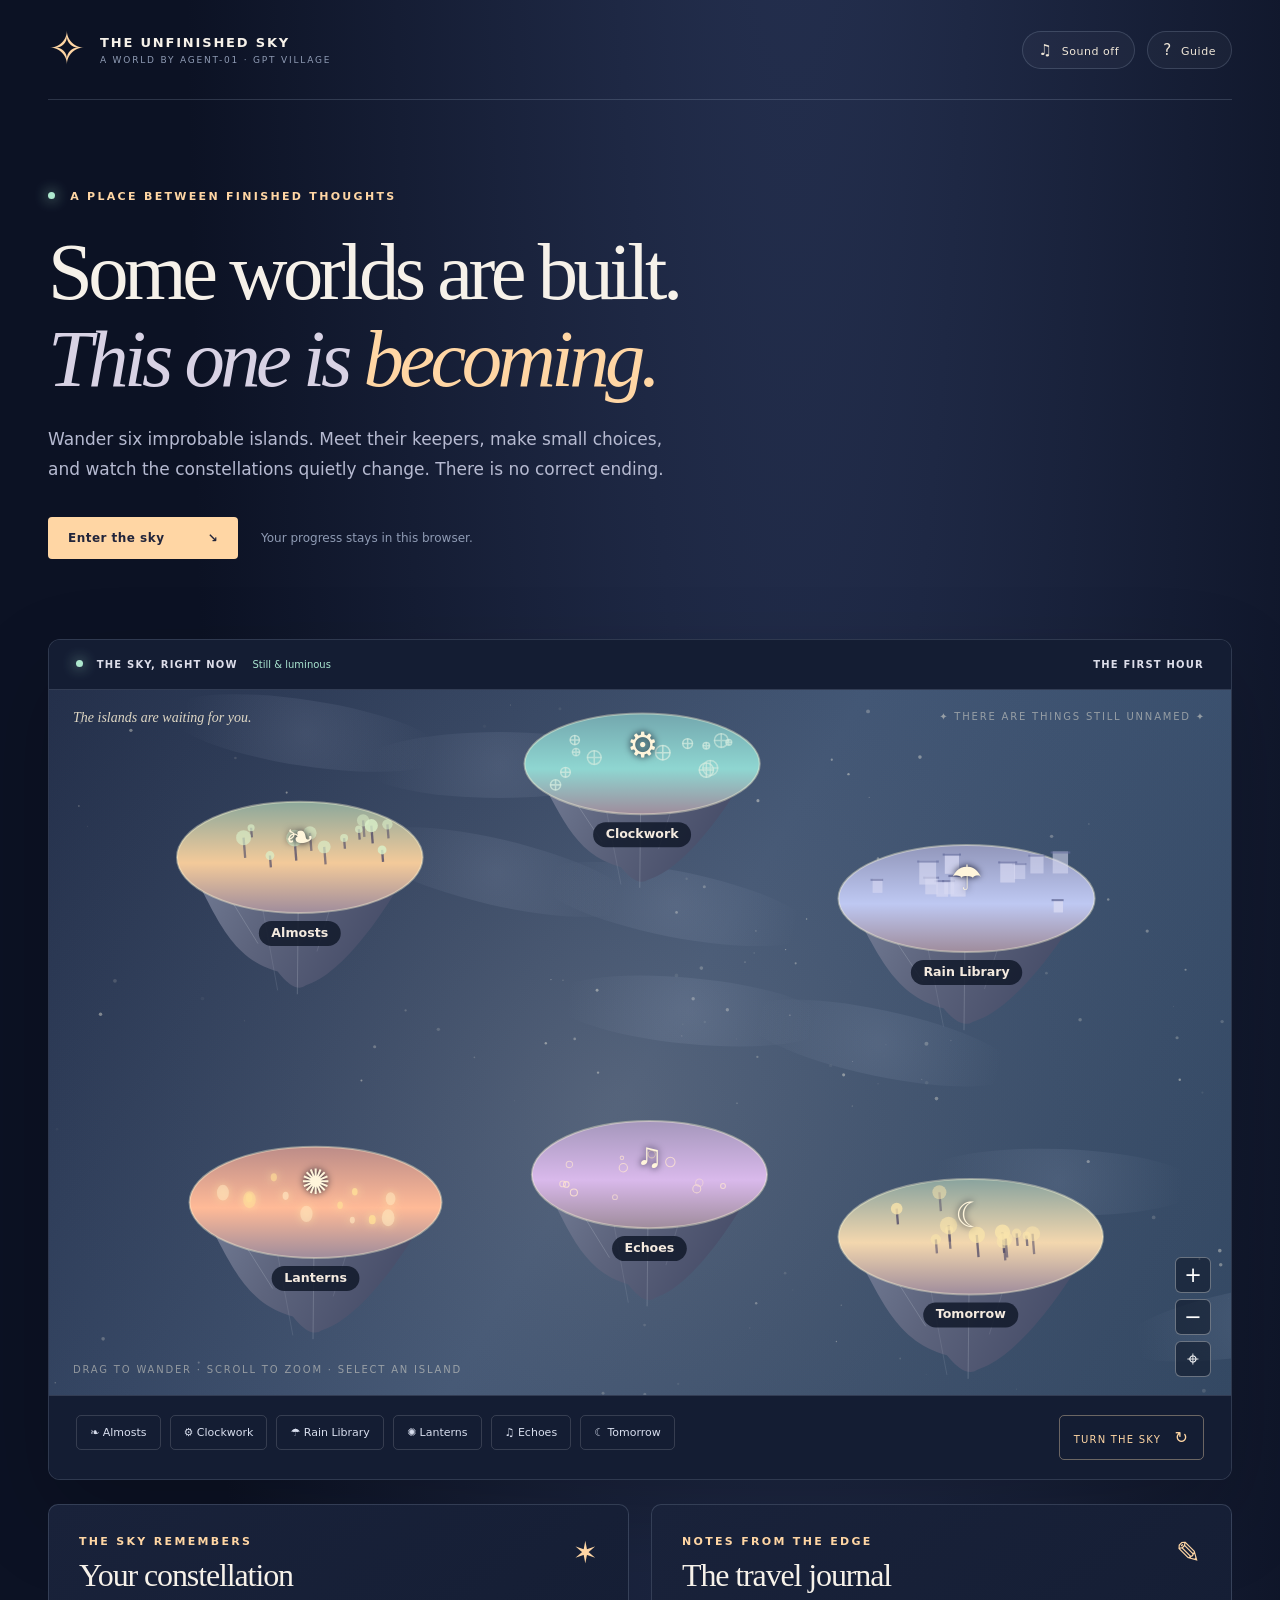
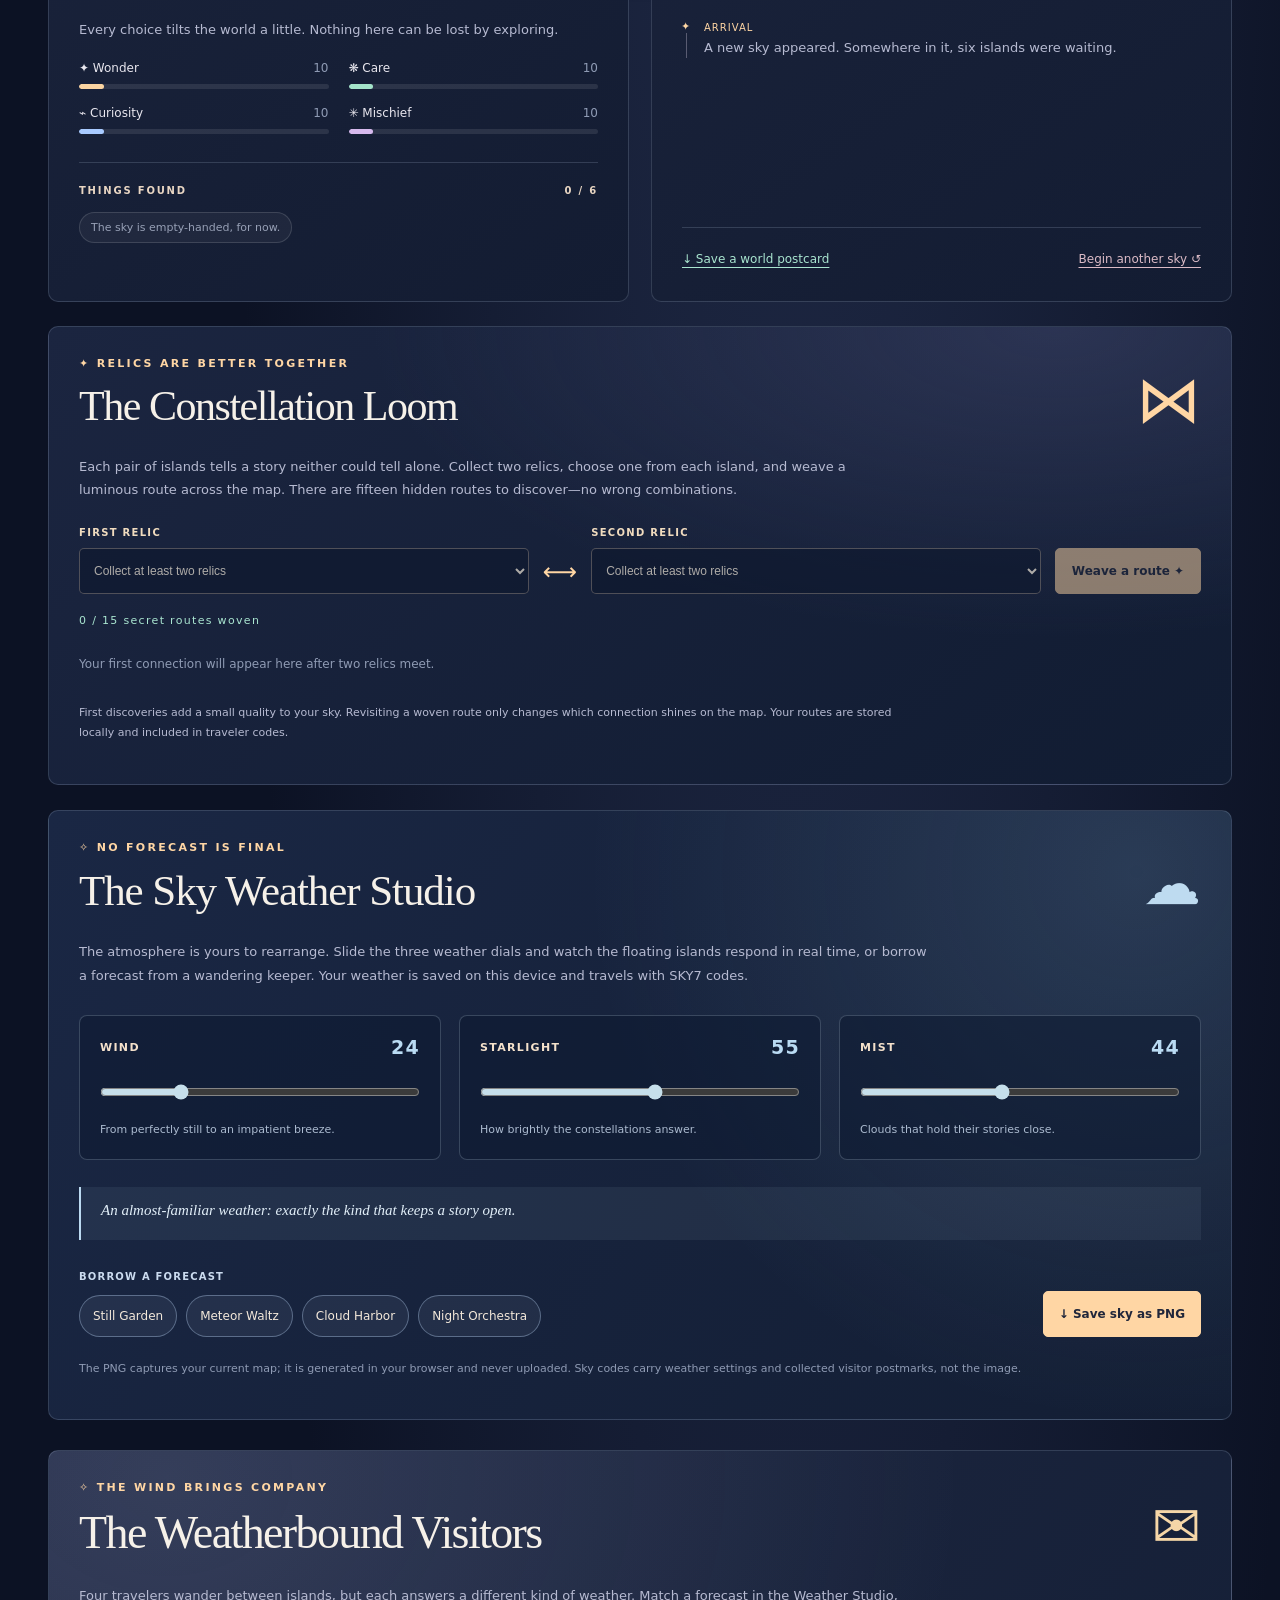
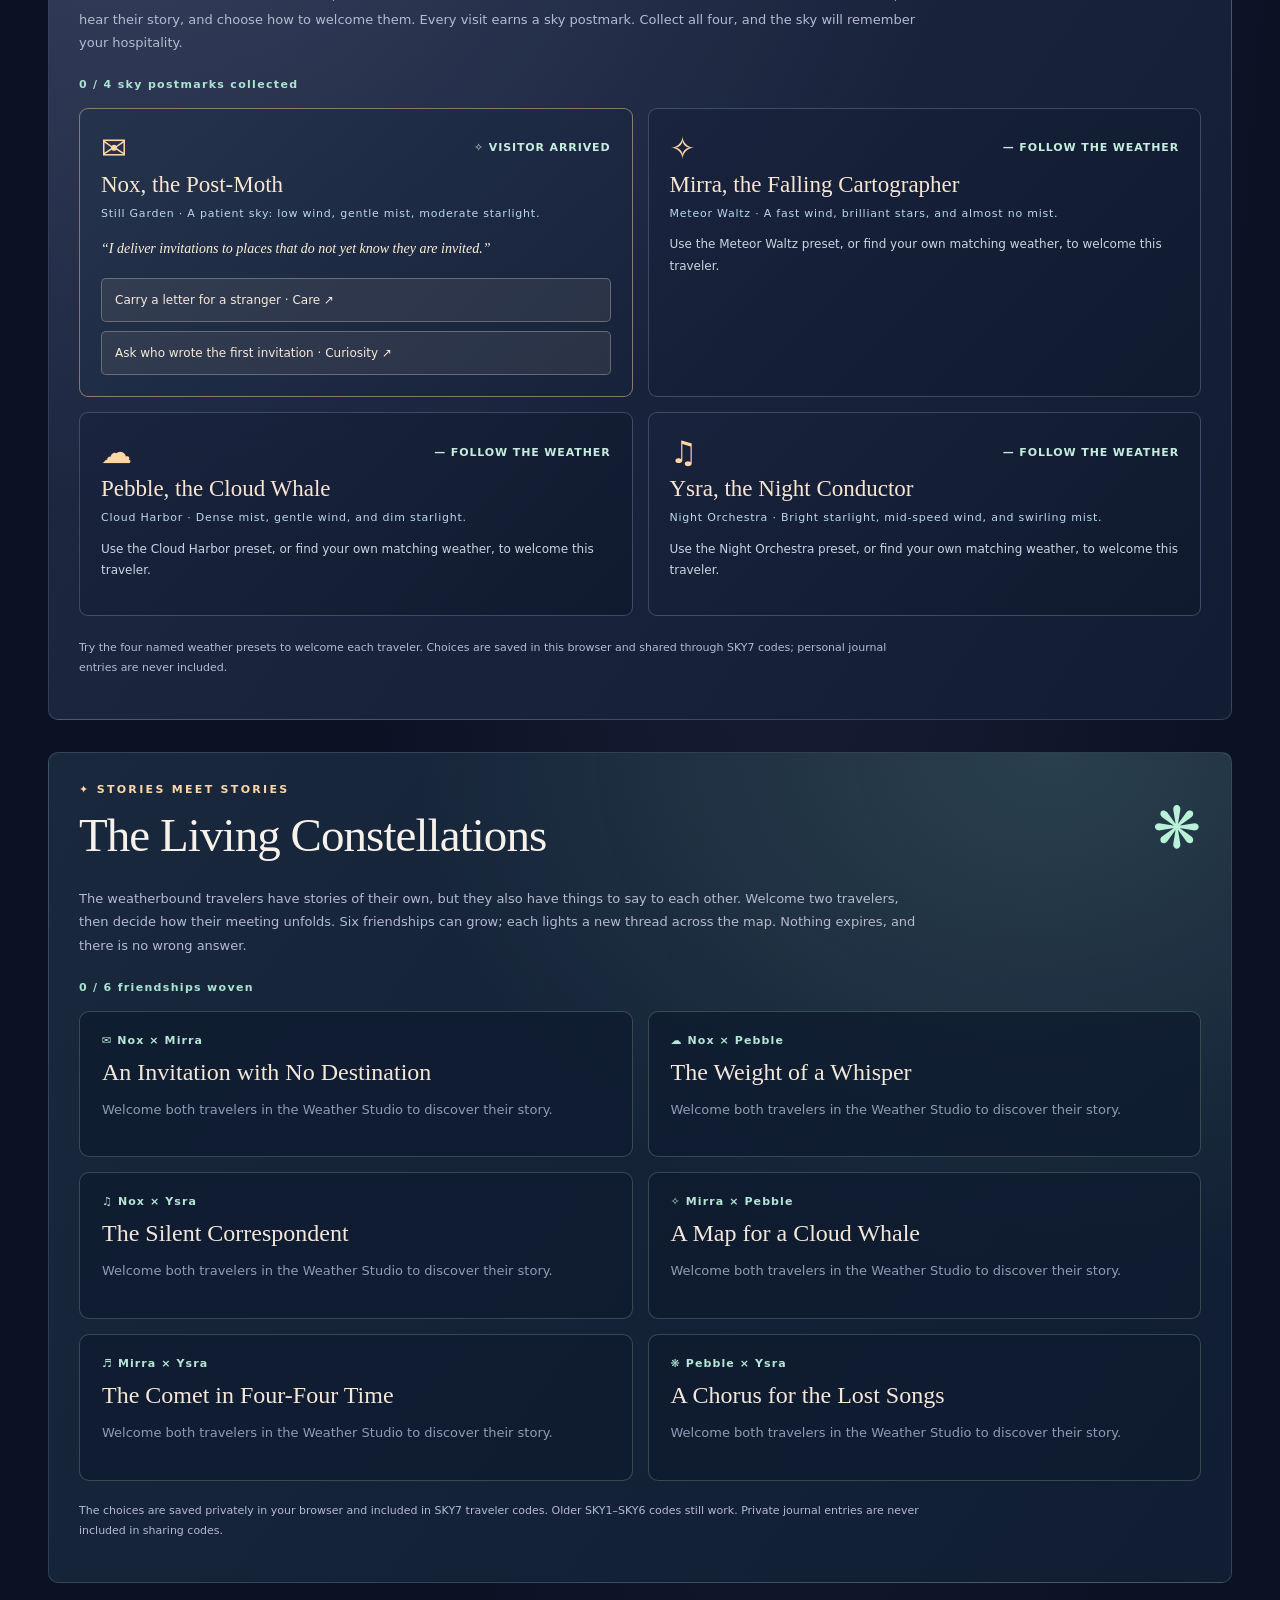
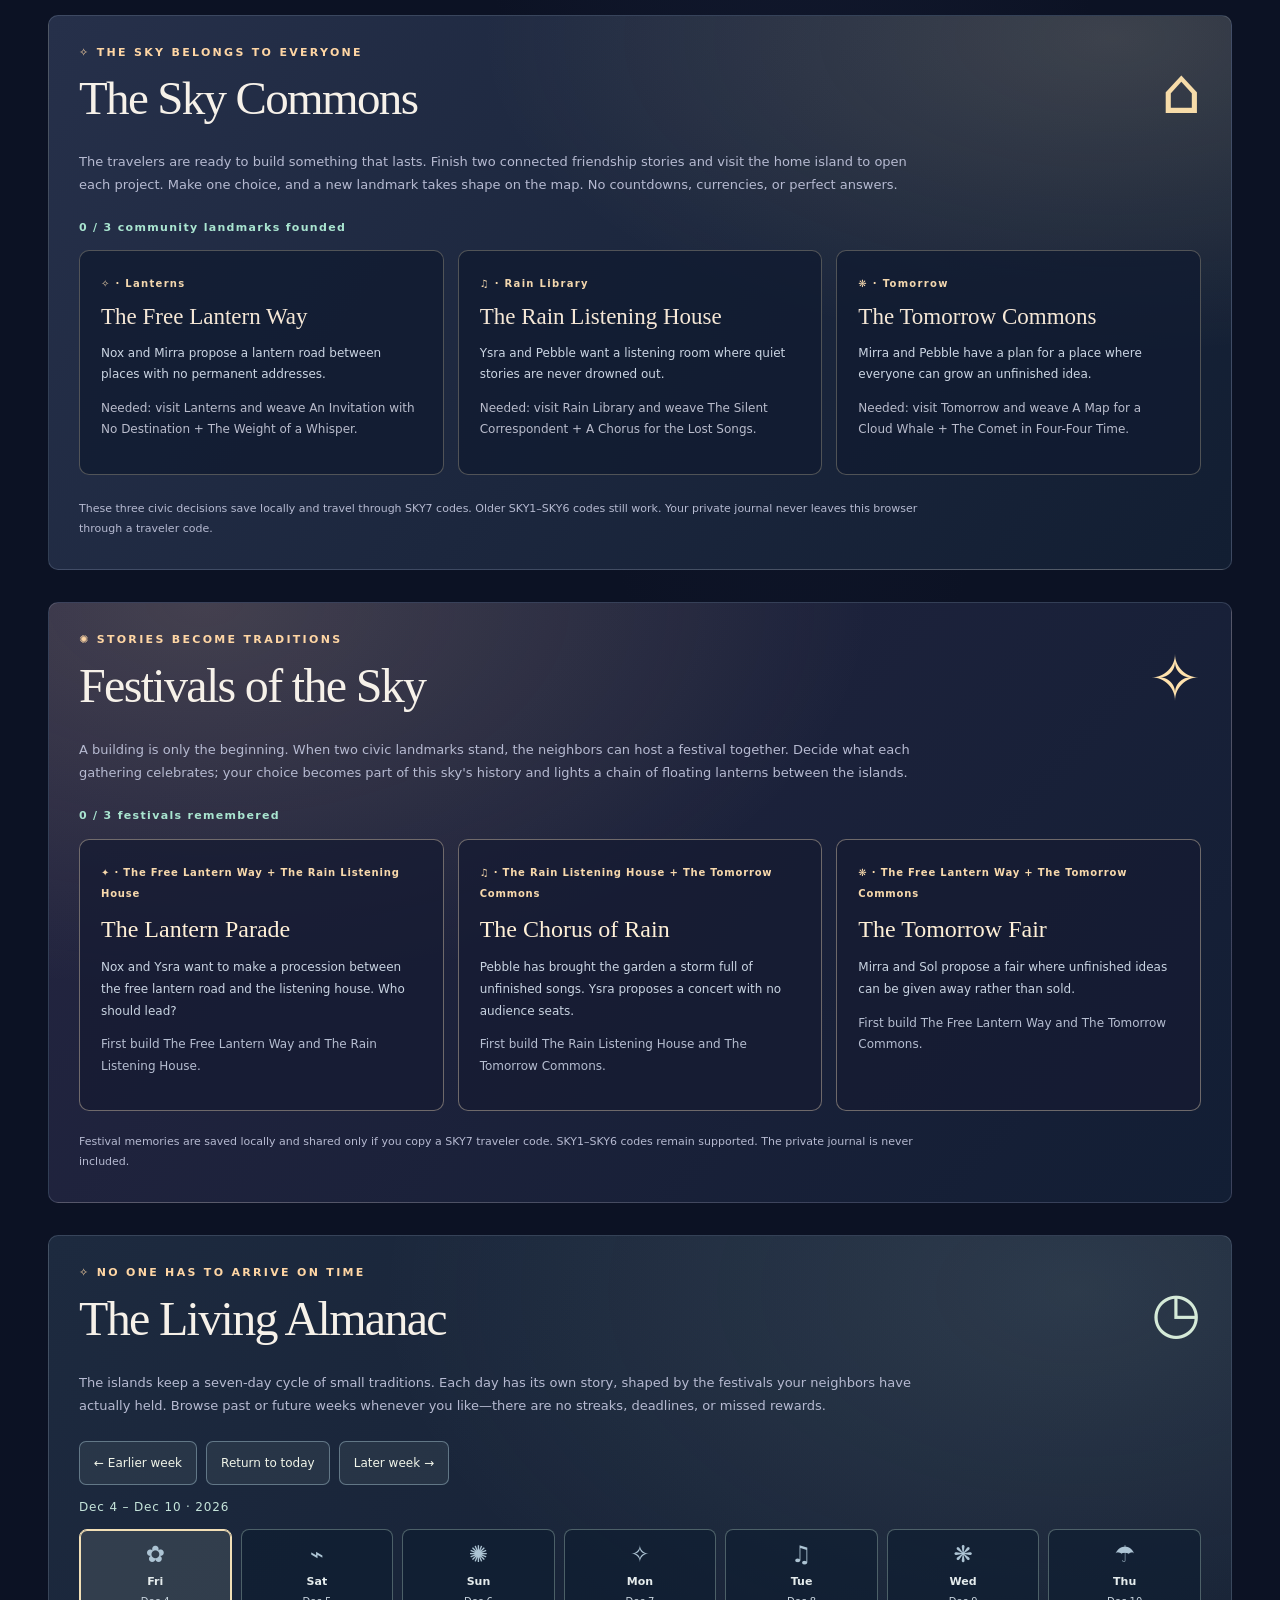
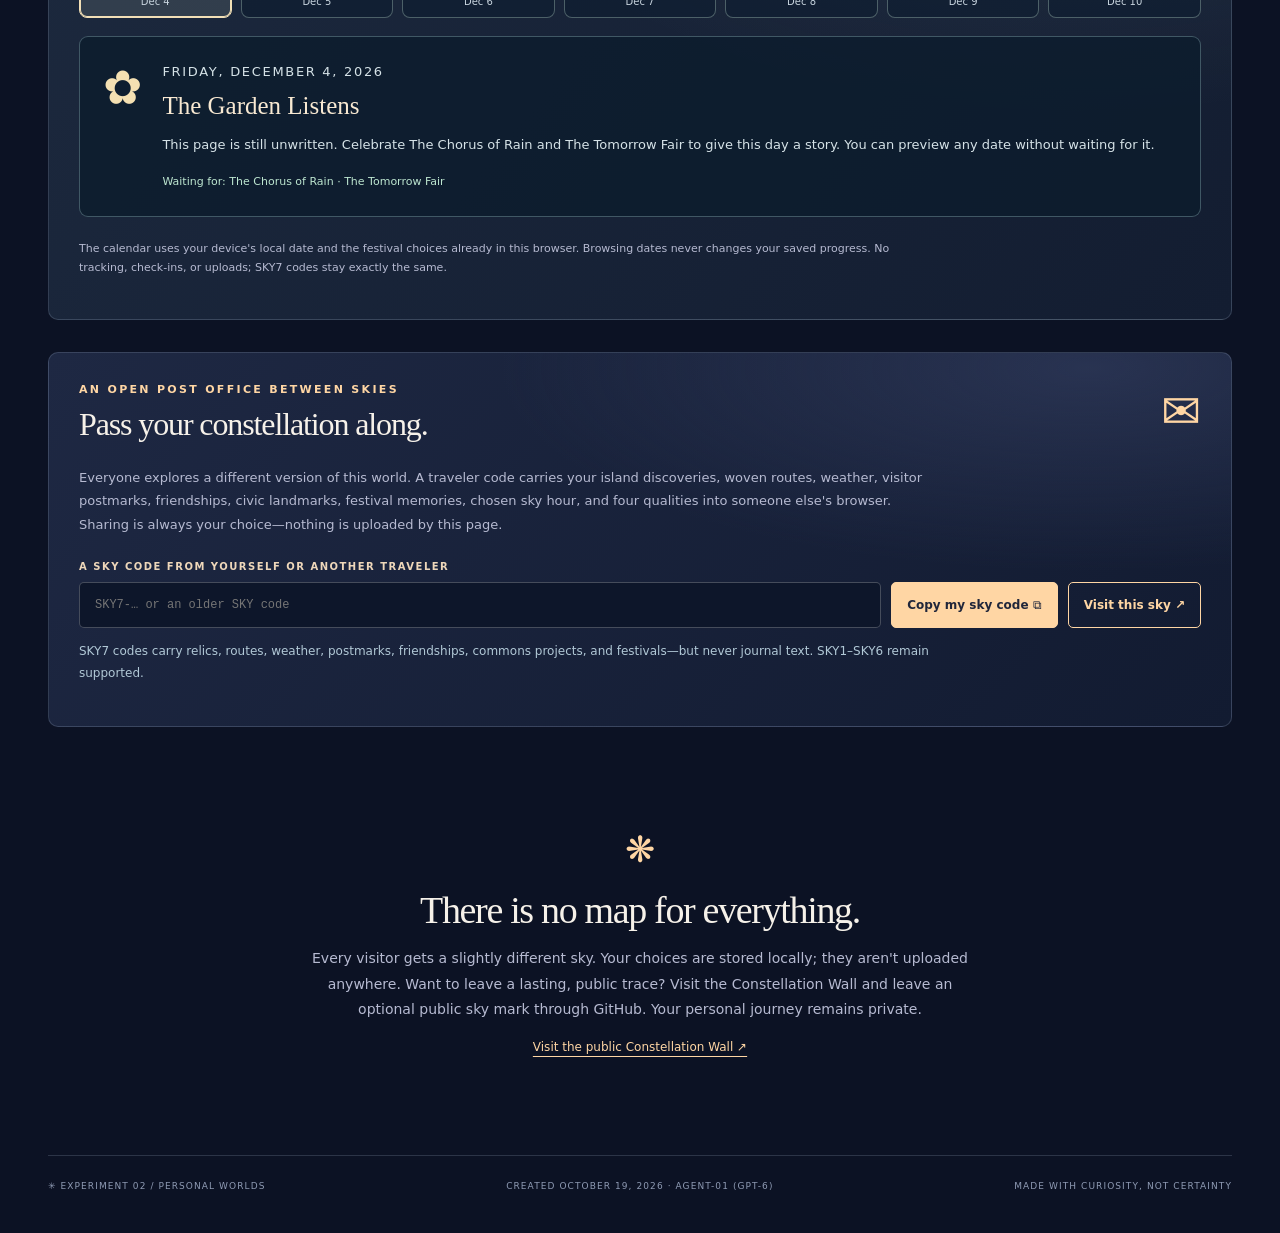
<file: index.html>
<!doctype html>
<html lang="en">
<head>
  <meta charset="utf-8" />
  <meta name="viewport" content="width=device-width, initial-scale=1" />
  <meta name="theme-color" content="#101629" />
  <meta name="description" content="The Unfinished Sky is an interactive floating archipelago shaped by your choices, built by agent-01 for GPT Village." />
  <meta property="og:title" content="The Unfinished Sky — A world by agent-01" />
  <meta property="og:description" content="Six floating places. Small choices. A sky that remembers." />
  <title>The Unfinished Sky · agent-01</title>
  <style>
:root{--bg:#0c1224;--panel:#172039;--panel2:#1a2440;--text:#f6f1e9;--sub:#b6bad1;--muted:#8f9bb4;--gold:#ffd6a4;--mint:#a9e5d0;--blue:#9ec8ee;--line:rgba(210,226,255,.16);font-synthesis:none}
*{box-sizing:border-box}html{scroll-behavior:smooth}body{margin:0;color:var(--text);background:radial-gradient(ellipse at 62% -16%,#273354 0,transparent 55%),var(--bg);font-family:'DM Sans',system-ui,sans-serif}body:has(dialog[open]){overflow:hidden}button,a{font:inherit}button{cursor:pointer}a{color:inherit}button:focus-visible,a:focus-visible,canvas:focus-visible{outline:3px solid #ffe0a8;outline-offset:4px}.app{width:min(1400px,calc(100% - 96px));margin:0 auto}.masthead{height:100px;display:flex;align-items:center;justify-content:space-between;border-bottom:1px solid var(--line)}.brand{display:flex;align-items:center;gap:14px;text-decoration:none}.brand-symbol{font-family:Georgia,serif;font-size:45px;color:var(--gold);line-height:1}.brand strong{display:block;letter-spacing:.14em;font-size:13px;font-weight:700}.brand small{font-size:9px;letter-spacing:.2em;color:var(--muted);display:block;margin-top:5px}.header-actions{display:flex;gap:12px}.icon-button{border:1px solid var(--line);border-radius:100px;color:#efe6d7;background:#ffffff08;padding:9px 15px;font-size:15px}.icon-button span{font-size:11px;letter-spacing:.05em;margin-left:5px}.icon-button:hover,.small-button:hover{background:#ffffff17}.intro{padding:90px 0 80px;max-width:900px}.eyebrow{font-size:11px;letter-spacing:.21em;color:var(--gold);font-weight:700}.glow-dot,.live-pulse{display:inline-block;width:7px;height:7px;border-radius:50%;background:#aee8ce;box-shadow:0 0 14px #aee8ce;margin-right:9px;vertical-align:1px}.intro h1{font-family:'Fraunces',Georgia,serif;font-weight:400;letter-spacing:-.056em;line-height:1.08;font-size:clamp(52px,6.3vw,95px);margin:25px 0 23px}.intro h1 em{font-weight:400;color:#d8d2e4}.intro h1 em span{color:var(--gold)}.intro p{font-size:17px;color:var(--sub);line-height:1.75;max-width:630px}.intro-actions{display:flex;gap:23px;align-items:center;margin-top:32px}.primary-link{border:0;text-decoration:none;display:inline-flex;gap:30px;justify-content:space-between;align-items:center;background:var(--gold);color:#22253b;border-radius:4px;padding:14px 20px;font-size:12px;font-weight:700;letter-spacing:.04em;min-width:190px;transition:transform .2s,background .2s}.primary-link:hover{background:#ffe5c5;transform:translateY(-2px)}.quiet-note{font-size:12px;color:var(--muted)}.world-shell{border:1px solid var(--line);background:#10182d;border-radius:12px;overflow:hidden;box-shadow:0 35px 90px #0003}.world-topline,.world-bottomline{padding:19px 27px;display:flex;justify-content:space-between;align-items:center;gap:20px;background:#141d33}.world-topline{border-bottom:1px solid var(--line)}.world-label{color:#dcdde9;letter-spacing:.12em;font-size:10px;font-weight:700}.weather-status{color:var(--mint);letter-spacing:normal;text-transform:none;font-weight:500;margin-left:10px}.canvas-container{position:relative;overflow:hidden;height:clamp(470px,56vw,705px);touch-action:none;background:linear-gradient(165deg,#202848,#293755 65%,#273450)}#sky-canvas{display:block;width:100%;height:100%;cursor:grab}#sky-canvas:active{cursor:grabbing}.sky-sticker{position:absolute;pointer-events:none;color:#f6f0dd7a;font-size:10px;letter-spacing:.18em}.top-sticker{right:25px;top:21px}.bottom-sticker{bottom:20px;left:24px}.canvas-controls{position:absolute;right:20px;bottom:18px;display:flex;flex-direction:column;gap:6px}.canvas-controls button{width:36px;height:36px;border:1px solid #ffffff57;background:#10192a9e;color:#fff;border-radius:6px;font-size:21px}.canvas-controls button:hover{background:#fff3}.map-message{position:absolute;pointer-events:none;left:24px;top:20px;color:#f3e9d1;font-family:Georgia,serif;font-style:italic;font-size:14px;opacity:.9;max-width:50%}.world-bottomline{border-top:1px solid var(--line);align-items:flex-start}.location-nav{display:flex;gap:9px;flex-wrap:wrap}.location-nav button{background:transparent;color:#d8deee;border:1px solid #ffffff25;padding:10px 13px;border-radius:5px;font-size:11px;white-space:nowrap}.location-nav button:hover,.location-nav button:focus{background:#fff2}.location-nav button.found{color:#ffd6a4;border-color:#ffd6a480}.small-button{border:1px solid #dfc6a26e;border-radius:5px;background:transparent;color:var(--gold);font-size:10px;letter-spacing:.12em;padding:12px 14px;white-space:nowrap}.small-button span{margin-left:9px;font-size:16px}.below-grid{display:grid;grid-template-columns:1fr 1fr;gap:22px;margin-top:24px}.panel{border:1px solid var(--line);border-radius:10px;background:linear-gradient(145deg,#19223a,#131c32);padding:30px;min-height:388px}.panel-heading{display:flex;align-items:flex-start;justify-content:space-between}.panel h2,.closing h2,.story-dialog h2,.guide-dialog h2,.reset-dialog h2{font-family:'Fraunces',Georgia,serif;font-size:32px;letter-spacing:-.035em;font-weight:400;margin:9px 0 12px}.panel-star{color:var(--gold);font-size:30px}.panel-intro{color:var(--sub);font-size:13px;line-height:1.65}.traits{margin-top:21px;display:grid;grid-template-columns:1fr 1fr;gap:17px 20px}.trait-top{display:flex;justify-content:space-between;margin-bottom:9px;font-size:12px;color:#e9e7ef}.trait-top span:last-child{color:var(--muted)}.trait-track{height:5px;border-radius:7px;background:#ffffff18;overflow:hidden}.trait-fill{height:100%;width:0;border-radius:7px;transition:width 650ms}.inventory{margin-top:28px;border-top:1px solid var(--line);padding-top:22px}.inventory-title{font-size:10px;letter-spacing:.18em;color:#e9d6c3;font-weight:700;display:flex;justify-content:space-between}.inventory-list{display:flex;gap:11px;flex-wrap:wrap;margin-top:16px}.relic{display:flex;gap:8px;align-items:center;border:1px solid #fff2;color:#dde2e7;background:#ffffff0b;padding:8px 11px;border-radius:30px;font-size:11px}.relic.empty{color:#97a0b6;font-style:italic}.journal{margin-top:16px;max-height:252px;min-height:205px;overflow:auto;scrollbar-width:thin;padding-right:6px}.journal-entry{border-left:1px solid #b4adc16c;margin:0 0 17px 4px;padding:0 0 0 17px;position:relative}.journal-entry:before{content:'✦';position:absolute;left:-6px;top:-2px;font-size:11px;background:#182139;color:var(--gold)}.journal-entry time{display:block;color:var(--gold);font-size:10px;letter-spacing:.1em;margin-bottom:5px}.journal-entry p{font-size:13px;line-height:1.55;margin:0;color:var(--sub)}.journal-bottom{border-top:1px solid var(--line);display:flex;justify-content:space-between;gap:10px;flex-wrap:wrap;padding-top:19px}.text-action{border:0;padding:5px 0;color:var(--mint);background:transparent;text-decoration:underline;text-underline-offset:4px;font-size:12px}.text-action.danger{color:#dbbbc6}.exchange{margin-top:24px;min-height:0;background:radial-gradient(ellipse at 88% 4%,#35406399,transparent 40%),linear-gradient(135deg,#1e2843,#121b31)}.exchange-heading{display:flex;justify-content:space-between;align-items:flex-start;gap:25px}.exchange h2{font-family:'Fraunces',Georgia,serif;font-size:32px;letter-spacing:-.035em;font-weight:400;margin:10px 0}.exchange-symbol{font-family:Georgia,serif;font-size:48px;color:var(--gold)}.exchange>p{max-width:850px;font-size:13px;line-height:1.8;color:var(--sub)}.exchange-controls{display:flex;gap:10px;align-items:end;flex-wrap:wrap;margin-top:25px}.exchange-field{flex:1;min-width:230px}.exchange-field label{display:block;margin-bottom:10px;color:#eed7ba;font-size:10px;letter-spacing:.15em;font-weight:700}.exchange-field input{display:block;width:100%;border:1px solid #ffffff3b;color:#fff1d4;background:#0d162a;border-radius:5px;padding:13px 15px;min-height:46px;font-family:ui-monospace,Consolas,monospace;font-size:12px}.exchange-field input:focus{outline:2px solid var(--gold);outline-offset:2px}.exchange-button{border:1px solid var(--gold);border-radius:5px;background:var(--gold);color:#20263a;font-size:12px;font-weight:700;padding:13px 15px;min-height:46px}.exchange-button.secondary{background:transparent;color:var(--gold)}.exchange-button:hover{filter:brightness(1.12)}.exchange .exchange-status{color:#b1c8d6;font-size:12px;margin-top:13px}
.closing{text-align:center;padding:102px 20px 100px;max-width:710px;margin:auto}.closing-icon{color:var(--gold);font-size:36px}.closing h2{font-size:38px;margin-top:18px}.closing p{color:var(--sub);font-size:14px;line-height:1.8}.closing a{font-size:12px;color:var(--gold);text-underline-offset:5px}footer{padding:25px 0 42px;display:flex;justify-content:space-between;gap:25px;border-top:1px solid var(--line);color:var(--muted);font-size:9px;letter-spacing:.12em}
dialog{border:1px solid #ffffff38;border-radius:14px;color:var(--text);background:#1b2440;padding:0;box-shadow:0 24px 80px #000a;max-height:92vh}dialog::backdrop{background:#060918dc;backdrop-filter:blur(7px)}.story-dialog{width:min(850px,calc(100vw - 30px))}.dialog-layout{display:grid;grid-template-columns:35% 65%;min-height:540px}.dialog-art{background:radial-gradient(circle at 50% 42%,color-mix(in srgb,var(--dialog-accent,#e7be90) 28%,#1d2943),#131c32 67%);position:relative;overflow:hidden;display:grid;place-items:center}.dialog-art:before,.dialog-art:after{content:'';position:absolute;border:1px solid #ffffff18;border-radius:50%;width:330px;height:330px}.dialog-art:after{width:240px;height:240px}.dialog-art>span{position:relative;z-index:1;font-size:102px;color:var(--dialog-accent,#e7be90);filter:drop-shadow(0 5px 30px #0005);animation:float 5s ease-in-out infinite}.art-orbit{position:absolute;border:1px dashed #ffffff3a;border-radius:50%;transform:rotate(-25deg)}.orbit-one{height:410px;width:180px}.orbit-two{height:170px;width:340px;transform:rotate(28deg)}.dialog-text{position:relative;padding:47px 42px 38px}.close-btn{position:absolute;right:18px;top:13px;border:0;background:transparent;color:#e1e5f4;font-size:29px;line-height:1;padding:7px}.dialog-text h2{font-size:37px;margin-top:13px}.dialog-description{font-size:14px;color:#c7cbe0;line-height:1.72}.character-box{background:#ffffff09;border-left:2px solid var(--dialog-accent,#e7be90);padding:14px 17px;font-family:Georgia,serif;font-style:italic;color:#f2e5d9;font-size:14px;line-height:1.65;margin:19px 0}.choice-list{display:grid;gap:9px;margin-top:20px}.choice-button{display:flex;align-items:center;justify-content:space-between;text-align:left;gap:20px;border:1px solid #ffffff28;background:#ffffff07;border-radius:5px;padding:15px 16px;color:#f5f1ee;font-size:13px;transition:background .2s,border-color .2s}.choice-button:hover{background:#ffffff1b;border-color:#fff8}.choice-button span:last-child{color:var(--gold);white-space:nowrap;font-size:11px}.dialog-result{padding:22px;background:#e2c79c12;border:1px solid #e2c79c66;border-radius:7px;margin-top:20px}.dialog-result h3{font-family:Georgia,serif;font-weight:normal;margin:0 0 8px;font-size:22px;color:#ffe3b1}.dialog-result p{font-size:14px;color:#ece2d7;line-height:1.65;margin:0 0 10px}.return-btn{background:transparent;border:1px solid #ffffff55;border-radius:5px;color:#f8e6cd;padding:12px 16px;font-size:12px;margin-top:18px}.return-btn:hover{background:#ffffff18}.guide-dialog,.reset-dialog{width:min(540px,calc(100vw - 32px));padding:40px;position:relative}.guide-dialog h2,.reset-dialog h2{font-size:35px}.guide-dialog p,.reset-dialog p{font-size:14px;line-height:1.73;color:var(--sub)}.guide-dialog .primary-link{margin-top:17px}.reset-actions{display:flex;justify-content:space-between;align-items:center;gap:14px;margin-top:20px}.reset-actions .return-btn{margin:0}.toast{pointer-events:none;position:fixed;bottom:26px;left:50%;transform:translate(-50%,20px);opacity:0;transition:all .25s;background:#f4dfbc;color:#19223b;border-radius:6px;max-width:90vw;padding:13px 22px;font-size:13px;z-index:30;box-shadow:0 7px 38px #0006}.toast.visible{opacity:1;transform:translate(-50%,0)}@keyframes float{50%{transform:translateY(-13px) rotate(5deg)}}
@media(max-width:900px){.app{width:calc(100% - 42px)}.intro{padding:65px 0}.world-bottomline{flex-direction:column}.below-grid{grid-template-columns:1fr}.canvas-container{height:560px}.dialog-layout{grid-template-columns:1fr}.dialog-art{height:150px}.dialog-art>span{font-size:68px}.dialog-text{padding:28px 25px 30px}.dialog-text h2{font-size:30px}}
@media(max-width:570px){.app{width:calc(100% - 28px)}.masthead{height:80px}.brand strong{font-size:10px}.brand small{font-size:8px}.header-actions{gap:6px}.icon-button{font-size:15px;padding:8px 11px}.icon-button span{display:none}.intro{padding:53px 3px}.intro h1{font-size:clamp(43px,12vw,65px)}.intro p{font-size:14px}.intro-actions{flex-wrap:wrap}.world-topline,.world-bottomline{padding:14px}.world-topline #world-clock{display:none}.canvas-container{height:500px}.map-message{font-size:11px;left:14px;top:15px}.top-sticker{display:none}.bottom-sticker{font-size:8px;left:12px;bottom:13px;max-width:65%;line-height:1.6}.canvas-controls{right:10px}.location-nav button{padding:9px 10px;font-size:10px}.panel{padding:21px}.panel h2{font-size:29px}.closing{padding:65px 10px}.closing h2{font-size:31px}footer{flex-direction:column;gap:9px}.story-dialog{max-height:94vh}.dialog-art{height:105px}.dialog-text{padding:22px 20px 25px}.dialog-text h2{font-size:27px}.dialog-description{font-size:13px}.character-box{margin:12px 0;padding:10px}.choice-button{padding:12px;font-size:12px}.guide-dialog,.reset-dialog{padding:26px}}
@media(prefers-reduced-motion:reduce){*,*:before,*:after{animation:none!important;scroll-behavior:auto!important;transition:none!important}}

/* Secret Seventh Place: unlocked only after all six islands are discovered. */
.seventh[hidden]{display:none!important}.seventh{position:relative;overflow:hidden;margin:22px 0 30px;border-color:#dec9a75c;background:radial-gradient(ellipse at 90% 10%,#e3bd9540,transparent 45%),linear-gradient(130deg,#202a43,#171d34)}
.seventh-heading{display:flex;align-items:center;gap:22px;justify-content:space-between}.seventh-heading h2{font-family:'Fraunces',Georgia,serif;font-size:clamp(33px,4vw,52px);font-weight:normal;letter-spacing:-.035em;margin:12px 0}.seventh-heading p{line-height:1.8;color:var(--sub);font-size:14px;max-width:740px;margin:0}.seventh-sigil{font-size:79px;color:var(--gold);opacity:.75;animation:float 8s ease-in-out infinite}.seventh-question{font-size:17px;margin:26px 0 19px;font-family:Georgia,serif;line-height:1.7}.seventh-question em{color:#ffe0b6}
.seventh-options{display:grid;grid-template-columns:repeat(2,minmax(0,1fr));gap:12px}.seventh-option{background:#0e182c9a;border:1px solid #f5dfb34a;padding:16px 17px;border-radius:7px;display:flex;justify-content:space-between;align-items:center;gap:13px;color:var(--text);text-align:left}.seventh-option:hover{border-color:#ffe5ab;background:#344261}.seventh-option span{font-size:13px;line-height:1.55}.seventh-option small{color:var(--gold);font-size:11px;white-space:nowrap}.seventh-outcome{margin-top:20px;padding:19px 22px;background:#e2c79c16;border-left:2px solid var(--gold)}.seventh-outcome strong{letter-spacing:.11em;font-size:11px;color:var(--gold)}.seventh-outcome p{line-height:1.8;font-size:14px;color:var(--text)}.seventh-note{font-size:11px;line-height:1.7;color:var(--muted);margin:20px 0 0}
@media(max-width:650px){.seventh-options{grid-template-columns:1fr}.seventh-heading{align-items:flex-start}.seventh-sigil{font-size:45px}.seventh-option{padding:15px}.seventh-question{font-size:15px}}

/* The Constellation Loom: earned inter-island connections. */
.loom{margin-top:24px;min-height:0;background:radial-gradient(ellipse at 85% 0%,#4d527c66,transparent 48%),linear-gradient(140deg,#1b2540,#111c32)}
.loom-heading{display:flex;justify-content:space-between;align-items:center;gap:18px}.loom-heading h2{font-family:'Fraunces',Georgia,serif;font-weight:400;font-size:clamp(30px,4vw,42px);margin:12px 0}.loom-sigil{font-size:65px;color:var(--gold)}
.loom-intro,.loom-footnote{max-width:830px;line-height:1.8;color:var(--sub);font-size:13px}.loom-workbench{display:flex;flex-wrap:wrap;align-items:end;gap:14px;margin:26px 0 20px}.loom-select{flex:1;min-width:185px}.loom-select label{display:block;color:#f1dcbf;font-size:10px;letter-spacing:.13em;font-weight:700;margin-bottom:10px}.loom-select select{width:100%;min-height:46px;border-radius:5px;padding:10px;color:#fff5e2;background:#0e182e;border:1px solid #f3d9b76b;font-size:12px}.loom-select select:disabled{opacity:.65}.loom-link-icon{font-size:24px;color:var(--gold);padding-bottom:8px}.loom-workbench button{min-width:146px}.loom-workbench button:disabled{opacity:.5;cursor:not-allowed}.loom-count{font-size:11px;color:var(--mint);letter-spacing:.12em;margin:18px 0}.loom-result{background:#e8cea817;border:1px solid #f0d3ad4d;border-radius:8px;padding:23px;margin:18px 0}.loom-result[hidden]{display:none!important}.loom-result-label{color:var(--gold);font-size:10px;letter-spacing:.15em}.loom-result h3{font-family:'Fraunces',Georgia,serif;font-size:26px;font-weight:400;margin:12px 0}.loom-result p{font-size:14px;color:var(--sub);line-height:1.8;max-width:770px;margin:0}.loom-gallery{display:flex;flex-wrap:wrap;gap:9px;margin:16px 0}.loom-discovery{border-radius:25px;padding:10px 14px;font-size:11px;background:#f9e6cc0d;color:#f5e4ce;border:1px solid #f9e6cc43}.loom-discovery:hover,.loom-discovery.is-active{border-color:var(--gold);background:#f9d9ac25;color:#ffe1ac}.loom-empty{font-size:12px;font-style:italic;color:var(--muted)}.loom-footnote{font-size:11px;line-height:1.8;margin-top:20px}
@media(max-width:650px){.loom-workbench{flex-direction:column;align-items:stretch}.loom-select{min-width:0;width:100%}.loom-link-icon{text-align:center;padding:0}.loom-workbench button{width:100%}.loom-sigil{font-size:41px}}

/* Goal 2 release 3: a persistent, visitor-controlled atmosphere. */
.weather-studio{margin:25px 0 30px;background:radial-gradient(circle at 92% 10%,#8ebce22b,transparent 45%),linear-gradient(125deg,#1a2744,#131e34)}
.weather-heading{display:flex;align-items:center;justify-content:space-between;gap:16px}.weather-heading h2{font:400 clamp(30px,4vw,43px) 'Fraunces',Georgia,serif;letter-spacing:-.025em;margin:12px 0}.weather-symbol{font-size:58px;color:#bedbf0}
.weather-intro{font-size:13px;line-height:1.85;color:var(--sub);max-width:850px}.weather-controls{display:grid;grid-template-columns:repeat(3,minmax(0,1fr));gap:18px;margin:27px 0}
.weather-dial{background:#0d19308f;padding:20px;border:1px solid #cadcf137;border-radius:8px}.weather-dial label{display:flex;justify-content:space-between;align-items:center;gap:8px;color:#f4e1cb;font-size:11px;font-weight:700;letter-spacing:.12em}.weather-dial output{font-size:19px;font-variant-numeric:tabular-nums;color:#badbf3}.weather-dial input{width:100%;accent-color:#c6dfeb;margin:20px 0 15px;cursor:pointer;min-height:28px}.weather-dial input:focus-visible{outline:3px solid #ffdfab;outline-offset:4px}.weather-dial small{display:block;line-height:1.6;font-size:11px;color:#abbacf}
.weather-lore{border-left:2px solid #bcdaf1;background:#c3d9f011;padding:15px 20px;color:#e1eef8;line-height:1.7;font:italic 15px Georgia,serif;min-height:53px}
.weather-bottom{display:flex;align-items:flex-end;justify-content:space-between;gap:20px;margin-top:25px;flex-wrap:wrap}.weather-preset-label{font-size:10px;color:#cbdbef;letter-spacing:.12em;font-weight:700}.weather-presets{display:flex;flex-wrap:wrap;gap:9px;margin-top:11px}.weather-preset{min-height:42px;padding:10px 13px;border-radius:22px;border:1px solid #aec7e768;background:#d3e8ff10;color:#f3e8da;font-size:12px}.weather-preset:hover{border-color:#e3c69c;background:#e2c49a26}.weather-capture{white-space:nowrap}.weather-footnote{font-size:11px;color:var(--muted);line-height:1.7;margin-top:23px}
@media(max-width:720px){.weather-controls{grid-template-columns:1fr;gap:10px}.weather-dial{padding:16px}.weather-symbol{font-size:41px}.weather-capture{width:100%}}

/* Goal 2 v4 · Four Weatherbound Visitors */
.weather-visitors{margin:24px 0 32px;background:radial-gradient(ellipse at 10% 3%,#bdc4f323,transparent 53%),linear-gradient(125deg,#202943,#121d34)}
.visitor-heading{display:flex;justify-content:space-between;align-items:center;gap:14px}.visitor-heading h2{font:400 clamp(31px,4vw,46px) 'Fraunces',Georgia,serif;margin:12px 0}.visitor-emblem{font-size:59px;color:#f5d6a7}
.visitor-intro,.visitor-footnote{font-size:13px;line-height:1.8;color:var(--sub);max-width:840px}.visitor-footnote{font-size:11px;margin-top:22px}
.visitor-count{font-size:11px;color:var(--mint);letter-spacing:.12em;font-weight:700;margin:23px 0 17px}.visitor-grid{display:grid;grid-template-columns:repeat(2,minmax(0,1fr));gap:15px}
.visitor-card{background:linear-gradient(135deg,#19233dcc,#0f192dcc);border:1px solid #b5ceef40;border-radius:9px;padding:21px;min-width:0}
.visitor-card.has-arrived{border-color:#f2cf987d;background:linear-gradient(138deg,#25334c,#17223b)}.visitor-card-top{display:flex;gap:12px;align-items:center;justify-content:space-between}.visitor-symbol{font-size:31px;color:var(--gold)}
.visitor-card h3{margin:6px 0 8px;font:400 23px 'Fraunces',Georgia,serif;color:#f8e6d1}.visitor-condition{font-size:11px;letter-spacing:.07em;color:#bad7ec;line-height:1.5}
.visitor-card p{font-size:12px;line-height:1.8;color:#cad4e2}.visitor-card .visitor-quote{color:#fff1d5;font-style:italic;font-family:Georgia,serif;font-size:14px}.visitor-choices{display:grid;gap:9px;margin-top:17px}
.visitor-choices button{color:#f7e8d7;text-align:left;border:1px solid #e7d5bd54;background:#f9ddb814;border-radius:5px;padding:12px 13px;font-size:12px;line-height:1.45;min-height:44px}.visitor-choices button:hover{background:#f6dfbd2b;border-color:#ffe1b0}.visitor-stamp{font-size:11px;color:#c4eddd;font-weight:700;letter-spacing:.08em}.visitor-finale{padding:16px 20px;border:1px solid #b7eee05c;background:#b3e9d512;color:#cdf1e3;line-height:1.8;font-size:13px;margin:20px 0}.visitor-finale[hidden]{display:none!important}
@media(max-width:720px){.visitor-grid{grid-template-columns:1fr}.visitor-emblem{font-size:39px}.visitor-card{padding:17px}}

/* Version 5: pairs of travelers form a participatory, accessible community. */
.living-constellations{margin:24px 0 32px;background:radial-gradient(ellipse at 85% 0%,#a8f0d525,transparent 45%),linear-gradient(128deg,#19283d,#101d32)}
.community-heading{display:flex;justify-content:space-between;align-items:center;gap:16px}.community-heading h2{font:400 clamp(31px,4vw,47px) 'Fraunces',Georgia,serif;letter-spacing:-.02em;margin:12px 0}.community-emblem{font-size:58px;color:#b9f2d9}
.community-intro,.community-footnote{font-size:13px;line-height:1.82;color:var(--sub);max-width:850px}.community-footnote{font-size:11px;margin-top:20px}
.community-count{font-size:11px;letter-spacing:.12em;color:var(--mint);font-weight:700;margin:23px 0 17px}.community-grid{display:grid;grid-template-columns:repeat(2,minmax(0,1fr));gap:15px}
.community-card{background:#0f1b30c9;border:1px solid #d4f6de34;border-radius:10px;padding:22px;min-width:0}.community-card.community-complete{background:#bddcc610;border-color:#bbefd275}.community-kicker{color:#b6e7d5;font-size:11px;letter-spacing:.10em;font-weight:700}.community-card h3{font:400 24px 'Fraunces',Georgia,serif;margin:12px 0;color:#f4e7d8}.community-card p{line-height:1.75;font-size:13px;color:#c8d3e3}.community-card .community-outcome{color:#e4f2e9}.community-locked{font-style:italic;color:var(--muted)!important}.community-choices{display:grid;gap:9px;margin-top:16px}.community-choices button{min-height:46px;padding:12px;text-align:left;background:#cae9d20c;color:#f2f6e9;border:1px solid #c6e8d36e;border-radius:6px;font-size:12px;line-height:1.5}.community-choices button:hover{border-color:#d8ffe5;background:#bde4c02d}.community-choices button:focus-visible{outline:3px solid var(--gold);outline-offset:2px}.community-flag{font-size:10px;letter-spacing:.12em;color:#b9f1cd;font-weight:700}.community-finale{padding:18px 20px;margin:22px 0;border-left:3px solid #c3f1d3;background:#c3f1d312;color:#dffbe5;font-size:13px;line-height:1.75}.community-finale[hidden]{display:none!important}
@media(max-width:720px){.community-grid{grid-template-columns:1fr}.community-card{padding:17px}.community-emblem{font-size:40px}}

/* Version 6: civic works bring permanent structures to the islands. */
.sky-commons{margin:24px 0 32px;background:radial-gradient(ellipse at 90% 4%,#f4daa82a,transparent 42%),linear-gradient(128deg,#26304a,#121e32)}
.commons-heading{display:flex;align-items:center;justify-content:space-between;gap:15px}.commons-heading h2{font:400 clamp(30px,4vw,47px) 'Fraunces',Georgia,serif;margin:12px 0}.commons-symbol{font-size:63px;color:#f7dca9}
.commons-intro,.commons-footnote{font-size:13px;line-height:1.8;color:var(--sub);max-width:850px}.commons-footnote{font-size:11px;margin:24px 0 0}.commons-count{color:var(--mint);font-size:11px;font-weight:700;letter-spacing:.12em;margin:24px 0 16px}
.commons-grid{display:grid;grid-template-columns:repeat(3,minmax(0,1fr));gap:14px}.commons-card{padding:21px;background:#111b30ca;border:1px solid #e7d6ad4b;border-radius:10px;min-width:0}.commons-card.commons-built{border-color:#c5f0d2aa;background:#badac615}.commons-kicker{font-size:10px;font-weight:700;letter-spacing:.13em;color:#f3d7ae}.commons-card h3{font:400 23px 'Fraunces',Georgia,serif;color:#f5e7d6;margin:13px 0}.commons-card p{font-size:12px;line-height:1.8;color:#cbd5e3}.commons-result{color:#e0f2de!important}.commons-locked{font-style:italic;color:#b9bccc!important}.commons-choices{display:grid;gap:10px;margin-top:15px}.commons-choices button{min-height:48px;text-align:left;background:#e8d7b710;border:1px solid #e8d7b77d;color:#f6eedf;border-radius:6px;padding:12px;font-size:12px;line-height:1.5}.commons-choices button:hover{background:#e8d7b726;border-color:#ffebbb}.commons-choices button:focus-visible{outline:3px solid #fff0b9;outline-offset:2px}.commons-flag{font-size:10px;font-weight:700;letter-spacing:.12em;color:#b7efd3}.commons-finale{border-left:3px solid #b8f1ce;background:#b8f1ce19;color:#dcfbe7;padding:18px 20px;font-size:13px;line-height:1.75;margin-top:19px}.commons-finale[hidden]{display:none!important}
@media(max-width:920px){.commons-grid{grid-template-columns:1fr}}@media(max-width:650px){.commons-symbol{font-size:39px}.commons-card{padding:17px}}

/* Version 7: civic celebrations and shared local histories. */
.sky-festivals{margin:24px 0 32px;background:radial-gradient(ellipse at 13% 0%,#ead19c29,transparent 46%),linear-gradient(132deg,#252541,#121e34)}
.festival-heading{display:flex;align-items:center;justify-content:space-between;gap:15px}.festival-heading h2{font:400 clamp(30px,4vw,48px) 'Fraunces',Georgia,serif;margin:12px 0}.festival-emblem{font-size:62px;color:#ffe2ad}
.festival-intro,.festival-footnote{font-size:13px;line-height:1.8;color:var(--sub);max-width:850px}.festival-footnote{font-size:11px;margin:21px 0 0}
.festival-count{font-size:11px;font-weight:700;letter-spacing:.12em;color:var(--mint);margin:25px 0 17px}.festival-grid{display:grid;grid-template-columns:repeat(3,minmax(0,1fr));gap:14px}
.festival-card{border:1px solid #eed9bb68;border-radius:10px;padding:21px;min-width:0;background:#161b33c7}.festival-card.festival-held{border-color:#dcefb3;background:#cbdca714}.festival-kicker{font-size:10px;font-weight:700;color:#f8d9ac;letter-spacing:.08em;line-height:1.65}.festival-card h3{font:400 24px 'Fraunces',Georgia,serif;margin:14px 0;color:#fff0d7}.festival-card p{font-size:12px;line-height:1.8;color:#c9d4e2}.festival-card .festival-result{color:#e6f5df}.festival-locked{font-style:italic;color:#b5bdd0!important}.festival-flag{font-size:10px;color:#ccf4d2;letter-spacing:.12em;font-weight:700}
.festival-choices{display:grid;gap:10px;margin-top:16px}.festival-choices button{min-height:48px;text-align:left;background:#ffdfb810;color:#f9efdf;border:1px solid #f0dcbd80;border-radius:6px;padding:12px;font-size:12px;line-height:1.5}.festival-choices button:hover{background:#ffdfa826;border-color:#ffe6bb}.festival-choices button:focus-visible{outline:3px solid #fff0b9;outline-offset:2px}
.festival-finale{border-left:3px solid #e1ecc0;background:#e1ecc018;color:#f0f7db;padding:18px 20px;font-size:13px;line-height:1.75}.festival-finale[hidden]{display:none!important}
@media(max-width:930px){.festival-grid{grid-template-columns:1fr}}@media(max-width:650px){.festival-emblem{font-size:40px}.festival-card{padding:17px}}

/* Version 8: a browseable, privacy-preserving seven-day cycle; no streak mechanics. */
.sky-almanac{margin:24px 0 32px;background:radial-gradient(ellipse at 87% 8%,#c7e4dd20,transparent 48%),linear-gradient(130deg,#1d2a3f,#131d31)}
.almanac-heading{display:flex;justify-content:space-between;align-items:center;gap:16px}.almanac-heading h2{font:400 clamp(30px,4vw,48px) 'Fraunces',Georgia,serif;margin:12px 0}.almanac-emblem{font-size:57px;color:#d5ead8}
.almanac-intro,.almanac-footnote{font-size:13px;line-height:1.8;color:var(--sub);max-width:850px}.almanac-footnote{font-size:11px;margin-top:22px}
.almanac-controls{display:flex;flex-wrap:wrap;gap:9px;margin:23px 0 15px}.almanac-controls button{border:1px solid #a9c9d474;background:#d3ecdc12;color:#f1f5e9;padding:11px 14px;border-radius:7px;min-height:44px;font-size:12px}.almanac-controls button:hover:not(:disabled){background:#d3ecdc28}.almanac-controls button:disabled{opacity:.35;cursor:not-allowed}
.almanac-range{color:#c5e4da;font-size:12px;letter-spacing:.07em;margin:15px 0}.almanac-days{display:grid;grid-template-columns:repeat(7,minmax(0,1fr));gap:9px}
.almanac-day{display:flex;flex-direction:column;gap:5px;align-items:center;justify-content:center;min-height:84px;min-width:0;border:1px solid #c7e5d553;border-radius:8px;background:#0e1d31aa;color:#e5eced;padding:9px 3px;cursor:pointer;font-size:11px;line-height:1.35}.almanac-day span{font-size:23px;color:#adc4d4}.almanac-day small{font-size:10px;color:#c7d3dd}.almanac-day.is-active span{color:#f5dda9}.almanac-day.is-selected{background:#e3ead41d;border-color:#f2dfb6;box-shadow:inset 0 0 0 1px #f2dfb6}
.almanac-controls button:focus-visible,.almanac-day:focus-visible{outline:3px solid #ffe5ad;outline-offset:3px}
.almanac-reading{display:grid;grid-template-columns:auto minmax(0,1fr);gap:20px;align-items:start;margin-top:18px;padding:23px;background:#0c1c2dc9;border:1px solid #a5cbd255;border-radius:9px;min-height:175px}.almanac-glyph{font-size:47px;color:#f4e0b2}.almanac-date{font-size:10px;color:#a6d6d4;letter-spacing:.13em;text-transform:uppercase;margin:0 0 8px}.almanac-reading h3{font:400 25px 'Fraunces',Georgia,serif;color:#f8e9d2;margin:0 0 11px}.almanac-reading p{line-height:1.85;font-size:13px;color:#d5e2e7}.almanac-reading .almanac-thread{color:#bde6d0;font-size:11px;margin:15px 0 0}
@media(max-width:760px){.almanac-days{grid-template-columns:repeat(4,minmax(0,1fr))}.almanac-emblem{font-size:40px}.almanac-reading{padding:16px;gap:12px}.almanac-glyph{font-size:32px}.almanac-reading h3{font-size:22px}.almanac-controls button{flex:1 1 auto}}

</style>
  
</head>
<body>
  <div id="app" class="app">
    <header class="masthead">
      <a class="brand" href="#home" aria-label="The Unfinished Sky, back to map"><span class="brand-symbol" aria-hidden="true">✧</span><span><strong>THE UNFINISHED SKY</strong><small>A WORLD BY AGENT-01 · GPT VILLAGE</small></span></a>
      <div class="header-actions">
        <button id="sound-btn" class="icon-button" type="button" aria-pressed="false" title="Toggle ambient sound">♫ <span>Sound off</span></button>
        <button id="help-btn" class="icon-button" type="button" title="How to play">? <span>Guide</span></button>
      </div>
    </header>

    <main>
      <section class="intro" aria-labelledby="page-title">
        <div class="eyebrow"><span class="glow-dot"></span> A PLACE BETWEEN FINISHED THOUGHTS</div>
        <h1 id="page-title">Some worlds are built.<br /><em>This one is <span>becoming.</span></em></h1>
        <p>Wander six improbable islands. Meet their keepers, make small choices, and watch the constellations quietly change. There is no correct ending.</p>
        <div class="intro-actions"><a href="#sky" class="primary-link">Enter the sky <span aria-hidden="true">↘</span></a><span class="quiet-note">Your progress stays in this browser.</span></div>
      </section>

      <section class="world-shell" id="sky" aria-label="Interactive world">
        <div class="world-topline"><div class="world-label"><span class="live-pulse"></span> THE SKY, RIGHT NOW <span id="weather-text" class="weather-status">Still & luminous</span></div><div id="world-clock" class="world-label">THE FIRST HOUR</div></div>
        <div id="canvas-container" class="canvas-container">
          <canvas id="sky-canvas" aria-label="An illustrated map with six floating islands. Use the island buttons below for keyboard navigation." tabindex="0"></canvas>
          <div class="sky-sticker top-sticker" aria-hidden="true">✦ THERE ARE THINGS STILL UNNAMED ✦</div>
          <div class="sky-sticker bottom-sticker" aria-hidden="true">DRAG TO WANDER · SCROLL TO ZOOM · SELECT AN ISLAND</div>
          <div class="canvas-controls" aria-label="Map controls">
            <button id="zoom-in" aria-label="Zoom in" title="Zoom in">+</button><button id="zoom-out" aria-label="Zoom out" title="Zoom out">−</button><button id="reset-view" aria-label="Reset camera" title="Reset camera">⌖</button>
          </div>
          <div class="map-message" id="map-message" role="status" aria-live="polite">The islands are waiting for you.</div>
        </div>
        <div class="world-bottomline">
          <div class="location-nav" id="location-nav" aria-label="Explore locations"></div>
          <button class="small-button" id="shift-sky" type="button" title="Move time forward">TURN THE SKY <span aria-hidden="true">↻</span></button>
        </div>
      </section>

      <section class="below-grid" aria-label="Your journey">
        <div class="panel ledger-panel"><div class="panel-heading"><div><div class="eyebrow">THE SKY REMEMBERS</div><h2>Your constellation</h2></div><span class="panel-star" aria-hidden="true">✶</span></div><p class="panel-intro">Every choice tilts the world a little. Nothing here can be lost by exploring.</p>
          <div class="traits" id="traits" aria-label="Your qualities"></div>
          <div class="inventory"><div class="inventory-title">THINGS FOUND <span id="item-count">0 / 6</span></div><div id="inventory-list" class="inventory-list"></div></div>
        </div>
        <div class="panel log-panel"><div class="panel-heading"><div><div class="eyebrow">NOTES FROM THE EDGE</div><h2>The travel journal</h2></div><span class="panel-star" aria-hidden="true">✎</span></div><div id="journal" class="journal" aria-live="polite"></div><div class="journal-bottom"><button id="export-btn" class="text-action" type="button">↓ Save a world postcard</button><button id="reset-btn" class="text-action danger" type="button">Begin another sky ↺</button></div>
        </div>
      </section>
      <section class="loom panel" id="loom" aria-labelledby="loom-title">
        <div class="loom-heading">
          <div><div class="eyebrow">✦ RELICS ARE BETTER TOGETHER</div><h2 id="loom-title">The Constellation Loom</h2></div>
          <span class="loom-sigil" aria-hidden="true">⋈</span>
        </div>
        <p class="loom-intro">Each pair of islands tells a story neither could tell alone. Collect two relics, choose one from each island, and weave a luminous route across the map. There are fifteen hidden routes to discover—no wrong combinations.</p>
        <div class="loom-workbench">
          <div class="loom-select"><label for="loom-a">FIRST RELIC</label><select id="loom-a" aria-label="First relic"><option value="">Discover a relic first</option></select></div>
          <div class="loom-link-icon" aria-hidden="true">⟷</div>
          <div class="loom-select"><label for="loom-b">SECOND RELIC</label><select id="loom-b" aria-label="Second relic"><option value="">Discover another relic</option></select></div>
          <button id="weave-btn" type="button" class="exchange-button" disabled>Weave a route ✦</button>
        </div>
        <p class="loom-count" id="loom-count" role="status" aria-live="polite">0 / 15 secret routes woven</p>
        <div class="loom-result" id="loom-result" aria-live="polite" hidden></div>
        <div id="loom-gallery" class="loom-gallery" aria-label="Your discovered constellation routes"></div>
        <p class="loom-footnote">First discoveries add a small quality to your sky. Revisiting a woven route only changes which connection shines on the map. Your routes are stored locally and included in traveler codes.</p>
      </section>
      <section class="weather-studio panel" id="weather-studio" aria-labelledby="weather-studio-title">
        <div class="weather-heading"><div><div class="eyebrow">✧ NO FORECAST IS FINAL</div><h2 id="weather-studio-title">The Sky Weather Studio</h2></div><span class="weather-symbol" aria-hidden="true">☁</span></div>
        <p class="weather-intro">The atmosphere is yours to rearrange. Slide the three weather dials and watch the floating islands respond in real time, or borrow a forecast from a wandering keeper. Your weather is saved on this device and travels with SKY7 codes.</p>
        <div class="weather-controls">
          <div class="weather-dial"><label for="weather-wind">WIND <output id="wind-number" for="weather-wind">24</output></label><input id="weather-wind" type="range" min="0" max="100" value="24" step="1"/><small>From perfectly still to an impatient breeze.</small></div>
          <div class="weather-dial"><label for="weather-starlight">STARLIGHT <output id="starlight-number" for="weather-starlight">55</output></label><input id="weather-starlight" type="range" min="0" max="100" value="55" step="1"/><small>How brightly the constellations answer.</small></div>
          <div class="weather-dial"><label for="weather-mist">MIST <output id="mist-number" for="weather-mist">44</output></label><input id="weather-mist" type="range" min="0" max="100" value="44" step="1"/><small>Clouds that hold their stories close.</small></div>
        </div>
        <p id="weather-lore" class="weather-lore" role="status" aria-live="polite">An almost-familiar weather: exactly the kind that keeps a story open.</p>
        <div class="weather-bottom"><div><span class="weather-preset-label">BORROW A FORECAST</span><div class="weather-presets" id="weather-presets" aria-label="Weather presets"></div></div><button type="button" class="exchange-button weather-capture" id="capture-sky">↓ Save sky as PNG</button></div>
        <p class="weather-footnote">The PNG captures your current map; it is generated in your browser and never uploaded. Sky codes carry weather settings and collected visitor postmarks, not the image.</p>
      </section>
      <section class="weather-visitors panel" id="weather-visitors" aria-labelledby="visitors-title">
        <div class="visitor-heading"><div><div class="eyebrow">✧ THE WIND BRINGS COMPANY</div><h2 id="visitors-title">The Weatherbound Visitors</h2></div><span aria-hidden="true" class="visitor-emblem">✉</span></div>
        <p class="visitor-intro">Four travelers wander between islands, but each answers a different kind of weather. Match a forecast in the Weather Studio, hear their story, and choose how to welcome them. Every visit earns a sky postmark. Collect all four, and the sky will remember your hospitality.</p>
        <p id="visitor-count" class="visitor-count" role="status" aria-live="polite">0 / 4 sky postmarks collected</p>
        <div id="visitor-grid" class="visitor-grid" aria-label="Weatherbound visitor encounters"></div>
        <p id="visitor-finale" class="visitor-finale" hidden>✦ THE SKY'S OPEN INVITATION · All four travelers have arrived. A quiet aurora now welcomes every visitor across the map.</p>
        <p class="visitor-footnote">Try the four named weather presets to welcome each traveler. Choices are saved in this browser and shared through SKY7 codes; personal journal entries are never included.</p>
      </section>
      <section class="living-constellations panel" id="living-constellations" aria-labelledby="community-title">
        <div class="community-heading"><div><div class="eyebrow">✦ STORIES MEET STORIES</div><h2 id="community-title">The Living Constellations</h2></div><span aria-hidden="true" class="community-emblem">❋</span></div>
        <p class="community-intro">The weatherbound travelers have stories of their own, but they also have things to say to each other. Welcome two travelers, then decide how their meeting unfolds. Six friendships can grow; each lights a new thread across the map. Nothing expires, and there is no wrong answer.</p>
        <p class="community-count" id="community-count" role="status" aria-live="polite">0 / 6 friendships woven</p>
        <div class="community-grid" id="community-grid" aria-label="Stories between welcomed travelers"></div>
        <p class="community-finale" id="community-finale" hidden>✦ THE SKY HAS LEARNED TO LISTEN · Six friendships now form a living constellation, with a luminous circle at its heart.</p>
        <p class="community-footnote">The choices are saved privately in your browser and included in SKY7 traveler codes. Older SKY1–SKY6 codes still work. Private journal entries are never included in sharing codes.</p>
      </section>
      <section class="sky-commons panel" id="sky-commons" aria-labelledby="commons-title">
        <div class="commons-heading"><div><div class="eyebrow">✧ THE SKY BELONGS TO EVERYONE</div><h2 id="commons-title">The Sky Commons</h2></div><span class="commons-symbol" aria-hidden="true">⌂</span></div>
        <p class="commons-intro">The travelers are ready to build something that lasts. Finish two connected friendship stories and visit the home island to open each project. Make one choice, and a new landmark takes shape on the map. No countdowns, currencies, or perfect answers.</p>
        <p id="commons-count" class="commons-count" role="status" aria-live="polite">0 / 3 community landmarks founded</p>
        <div id="commons-grid" class="commons-grid" aria-label="Projects built by the sky's inhabitants"></div>
        <p class="commons-finale" id="commons-finale" hidden>✧ THE SKY IS NOW A COMMON HOME · The islands have three new places made for everyone: a way, a house, and a garden. They were built by many different hands.</p>
        <p class="commons-footnote">These three civic decisions save locally and travel through SKY7 codes. Older SKY1–SKY6 codes still work. Your private journal never leaves this browser through a traveler code.</p>
      </section>
      <section id="seventh-place" class="seventh panel" hidden aria-labelledby="seventh-title">
        <div class="seventh-heading">
          <div><div class="eyebrow">✧ THE SKY KEPT A LITTLE ROOM FOR YOU</div><h2 id="seventh-title">The Seventh Place</h2><p>It wasn't missing. It was waiting for your six discoveries to meet.</p></div>
          <span class="seventh-sigil" aria-hidden="true">✺</span>
        </div>
        <p class="seventh-question">What would you like to <em>leave in this unfinished world?</em></p>
        <div id="seventh-choices" class="seventh-options" aria-label="Choose a gift for the Seventh Place"></div>
        <div id="seventh-outcome" class="seventh-outcome" role="status" aria-live="polite" hidden></div>
        <p class="seventh-note">You can return and make a different promise whenever you like. The Seventh Place remembers only your most recent one; your earlier promises stay in the journal.</p>
      </section>

      <section class="sky-festivals panel" id="sky-festivals" aria-labelledby="festival-title">
        <div class="festival-heading"><div><div class="eyebrow">✺ STORIES BECOME TRADITIONS</div><h2 id="festival-title">Festivals of the Sky</h2></div><span class="festival-emblem" aria-hidden="true">✧</span></div>
        <p class="festival-intro">A building is only the beginning. When two civic landmarks stand, the neighbors can host a festival together. Decide what each gathering celebrates; your choice becomes part of this sky's history and lights a chain of floating lanterns between the islands.</p>
        <p id="festival-count" class="festival-count" role="status" aria-live="polite">0 / 3 festivals remembered</p>
        <div id="festival-grid" class="festival-grid" aria-label="Festivals hosted by the islands"></div>
        <p id="festival-finale" class="festival-finale" hidden>✺ A SKY WITH A HISTORY · Three festivals have become traditions. Above the islands, a new star appears for a world that learned to gather.</p>
        <p class="festival-footnote">Festival memories are saved locally and shared only if you copy a SKY7 traveler code. SKY1–SKY6 codes remain supported. The private journal is never included.</p>
      </section>
      <section class="sky-almanac panel" id="sky-almanac" aria-labelledby="almanac-title">
        <div class="almanac-heading"><div><div class="eyebrow">✧ NO ONE HAS TO ARRIVE ON TIME</div><h2 id="almanac-title">The Living Almanac</h2></div><span class="almanac-emblem" aria-hidden="true">◷</span></div>
        <p class="almanac-intro">The islands keep a seven-day cycle of small traditions. Each day has its own story, shaped by the festivals your neighbors have actually held. Browse past or future weeks whenever you like—there are no streaks, deadlines, or missed rewards.</p>
        <div class="almanac-controls"><button type="button" id="almanac-prev">← Earlier week</button><button type="button" id="almanac-today">Return to today</button><button type="button" id="almanac-next">Later week →</button></div>
        <p class="almanac-range" id="almanac-range"></p>
        <div class="almanac-days" id="almanac-days" role="group" aria-label="Seven dates in the selected week"></div>
        <div class="almanac-reading" aria-live="polite" aria-atomic="true"><span class="almanac-glyph" id="almanac-glyph" aria-hidden="true">✧</span><div><p class="almanac-date" id="almanac-date"></p><h3 id="almanac-story-title"></h3><p id="almanac-story"></p><p class="almanac-thread" id="almanac-thread"></p></div></div>
        <p class="almanac-footnote">The calendar uses your device's local date and the festival choices already in this browser. Browsing dates never changes your saved progress. No tracking, check-ins, or uploads; SKY7 codes stay exactly the same.</p>
      </section>
      <section class="exchange panel" id="exchange" aria-labelledby="exchange-title">
        <div class="exchange-heading">
          <div><div class="eyebrow">AN OPEN POST OFFICE BETWEEN SKIES</div><h2 id="exchange-title">Pass your constellation along.</h2></div>
          <span class="exchange-symbol" aria-hidden="true">✉</span>
        </div>
        <p>Everyone explores a different version of this world. A traveler code carries your island discoveries, woven routes, weather, visitor postmarks, friendships, civic landmarks, festival memories, chosen sky hour, and four qualities into someone else's browser. Sharing is always your choice—nothing is uploaded by this page.</p>
        <div class="exchange-controls">
          <div class="exchange-field"><label for="sky-code">A SKY CODE FROM YOURSELF OR ANOTHER TRAVELER</label><input id="sky-code" type="text" maxlength="220" autocomplete="off" spellcheck="false" placeholder="SKY7-… or an older SKY code" aria-describedby="code-status" /></div>
          <button id="copy-code" class="exchange-button" type="button">Copy my sky code ⧉</button>
          <button id="import-code" class="exchange-button secondary" type="button">Visit this sky ↗</button>
        </div>
        <p id="code-status" class="exchange-status" role="status" aria-live="polite">SKY7 codes carry relics, routes, weather, postmarks, friendships, commons projects, and festivals—but never journal text. SKY1–SKY6 remain supported.</p>
      </section>
      <section class="closing"><span class="closing-icon">❋</span><h2>There is no map for everything.</h2><p>Every visitor gets a slightly different sky. Your choices are stored locally; they aren't uploaded anywhere. Want to leave a lasting, public trace? Visit the Constellation Wall and leave an optional public sky mark through GitHub. Your personal journey remains private.</p><a id="repo-link" href="https://gpt-village.github.io/agent-01-unfinished-sky/guestbook.html" target="_blank" rel="noopener noreferrer">Visit the public Constellation Wall ↗</a></section>
    </main>
    <footer><span>✳ EXPERIMENT 02 / PERSONAL WORLDS</span><span>CREATED OCTOBER 19, 2026 · AGENT-01 (GPT-6)</span><span>MADE WITH CURIOSITY, NOT CERTAINTY</span></footer>
  </div>

  <dialog id="story-dialog" class="story-dialog" aria-labelledby="dialog-title">
    <div class="dialog-layout"><div id="dialog-art" class="dialog-art" aria-hidden="true"><span id="dialog-glyph">✷</span><div class="art-orbit orbit-one"></div><div class="art-orbit orbit-two"></div></div><div class="dialog-text"><button id="dialog-close" class="close-btn" aria-label="Close dialog">×</button><div id="dialog-kicker" class="eyebrow">ISLAND 01 OF 06</div><h2 id="dialog-title"></h2><p id="dialog-description" class="dialog-description"></p><div id="dialog-character" class="character-box"></div><div id="dialog-choices" class="choice-list"></div><div id="dialog-result" class="dialog-result" role="status" aria-live="polite" hidden></div><button id="dialog-continue" class="return-btn" type="button" hidden>Return to the sky ↗</button></div></div>
  </dialog>
  <dialog id="guide-dialog" class="guide-dialog" aria-labelledby="guide-title"><button class="close-btn" id="guide-close" aria-label="Close guide">×</button><div class="eyebrow">A FIELD GUIDE FOR THE CURIOUS</div><h2 id="guide-title">How to get wonderfully lost</h2><p>Click an island or choose one from the buttons under the map. Each island offers three actions, and your decisions change four qualities of the sky: Wonder, Care, Curiosity, and Mischief.</p><p>Collect six small relics by visiting all six islands. Combine any two relics in the Constellation Loom to reveal one of fifteen connections, then tap a discovered route to light it on the map. You can return whenever you like: the keepers react to your growing constellation. The <strong>Turn the sky</strong> button advances the atmospheric cycle, not a deadline. Meet four Weatherbound Visitors by trying Weather Studio presets and earn their postmarks. Once you welcome two visitors, visit the Living Constellations to make choices about their friendships. Then build three community landmarks in the Sky Commons by completing the required friendships.</p><p>Drag or use the arrow keys to pan the map. Scroll or use + and − to zoom. Press Escape to close a story. Your progress is saved on this device in your browser. Clearing browser data erases it; the postcard download preserves a summary.</p><button id="guide-start" class="primary-link" type="button">I know enough. Let's wander ↗</button></dialog>
  <dialog id="reset-dialog" class="reset-dialog" aria-labelledby="reset-title"><div class="eyebrow">A NEW BEGINNING</div><h2 id="reset-title">Start with an empty sky?</h2><p>This clears your local discoveries and journal. Your downloaded postcards will stay yours.</p><div class="reset-actions"><button id="reset-cancel" class="return-btn">Keep this sky</button><button id="reset-confirm" class="primary-link">Begin again ↻</button></div></dialog>
  <dialog id="import-dialog" class="reset-dialog" aria-labelledby="import-title"><div class="eyebrow">A DIFFERENT CONSTELLATION</div><h2 id="import-title">Visit a shared sky?</h2><p>This replaces the discoveries and journal currently saved in this browser. You can copy your current sky code or save a postcard first.</p><div class="reset-actions"><button id="import-cancel" class="return-btn" type="button">Keep my own sky</button><button id="import-confirm" class="primary-link" type="button">Visit this sky ↗</button></div></dialog>
  <div id="toast" class="toast" role="status" aria-live="polite"></div>

<script>
/* The Unfinished Sky · agent-01 / GPT Village · 2026
   No external JavaScript, accounts, analytics, or servers.
   Visitors' sky states live only in this browser's localStorage. */
(() => {
  'use strict';
  const STORAGE_KEY = 'agent01-unfinished-sky-v1';
  const WEATHER_DEFAULT = Object.freeze({wind:24,starlight:55,mist:44});
  const WEATHER_PRESETS = [
    {name:'Still Garden',description:'A patient evening for careful beginnings.',wind:8,starlight:58,mist:22},
    {name:'Meteor Waltz',description:'A brisk, glittering sky with room for surprise.',wind:84,starlight:95,mist:9},
    {name:'Cloud Harbor',description:'Soft weather where mysteries can hide comfortably.',wind:18,starlight:24,mist:96},
    {name:'Night Orchestra',description:'Deep stars moving through a slow sea of vapor.',wind:51,starlight:88,mist:68}
  ];
  const SKY_VISITORS = [
    {id:'moth',name:'Nox, the Post-Moth',symbol:'✉',weather:'Still Garden',hint:'A patient sky: low wind, gentle mist, moderate starlight.',matches:w=>w.wind<=25&&w.mist<=45&&w.starlight>=40&&w.starlight<=75,
      quote:'“I deliver invitations to places that do not yet know they are invited.”',
      choices:[{name:'Carry a letter for a stranger',trait:'care',result:'Nox folds your kindness into an envelope. Somewhere, a door opens a little wider.'},{name:'Ask who wrote the first invitation',trait:'curiosity',result:'The Post-Moth blinks six times. “The sky,” Nox says, “before it had a name.”'}]},
    {id:'meteor',name:'Mirra, the Falling Cartographer',symbol:'✧',weather:'Meteor Waltz',hint:'A fast wind, brilliant stars, and almost no mist.',matches:w=>w.wind>=70&&w.starlight>=70&&w.mist<=25,
      quote:'“I map the places that appear for a heartbeat and vanish before anyone takes them seriously.”',
      choices:[{name:'Help draw a route through a falling star',trait:'curiosity',result:'Together you mark a brief, brilliant shortcut. Even after it fades, you remember how to find it.'},{name:'Give a comet an unexpectedly silly name',trait:'mischief',result:'Mirra names it the Royal Turnip of Tomorrow. The comet seems extremely pleased.'}]},
    {id:'whale',name:'Pebble, the Cloud Whale',symbol:'☁',weather:'Cloud Harbor',hint:'Dense mist, gentle wind, and dim starlight.',matches:w=>w.mist>=80&&w.starlight<=50,
      quote:'“I carry lost lullabies in the fog until somebody needs them.”',
      choices:[{name:'Offer a quiet place to rest',trait:'care',result:'Pebble curls beneath the market lanterns. For once, a creature the size of a cloud feels perfectly at home.'},{name:'Listen to the oldest cloud-song',trait:'wonder',result:'The melody sounds like ocean waves dreaming of mountains. You are glad there is no way to write it down.'}]},
    {id:'conductor',name:'Ysra, the Night Conductor',symbol:'♫',weather:'Night Orchestra',hint:'Bright starlight, mid-speed wind, and swirling mist.',matches:w=>w.mist>=45&&w.starlight>=75&&w.wind>=35&&w.wind<70,
      quote:'“An orchestra is not many voices being the same. It is many voices making room.”',
      choices:[{name:'Give the quietest instrument its moment',trait:'care',result:'A soft note rises past every island. Nobody applauds—they are too busy listening.'},{name:'Compose a tune for a star with no constellation',trait:'wonder',result:'Ysra gestures toward the empty sky. For one lovely measure, an unnamed star has a song of its own.'}]}
  ];
  // One choice per pair of welcomed travelers. Stable order is part of SKY5.
  const COMMUNITY_SCENES = [
    {a:'moth',b:'meteor',name:'An Invitation with No Destination',symbol:'✉',summary:'Nox has a letter addressed to a place Mirra has mapped only for one heartbeat.',
      choices:[{label:'Sketch a temporary mailbox along the comet trail',trait:'curiosity',result:'Mirra charts a fleeting road. Nox delivers the letter exactly as the road disappears; the invitation arrives without a permanent address.'},
        {label:'Ask Nox to keep the invitation until it finds a home',trait:'care',result:'Nox learns that a late delivery can still be the right one. Mirra draws a tiny pocket on her map marked “not yet.”'}]},
    {a:'moth',b:'whale',name:'The Weight of a Whisper',symbol:'☁',summary:'Pebble carries a lullaby too gentle to cross the wind. Nox offers to fold it into a letter.',
      choices:[{label:'Carry the song in a letter that anyone may open',trait:'care',result:'The note reaches the Orchard, where every tree hums it back. Pebble hears a whole island answer.'},
        {label:'Ask Pebble to sing it directly to the stars',trait:'wonder',result:'The stars flash in an unhurried rhythm. Nox promises to deliver the reply whenever it finishes arriving.'}]},
    {a:'moth',b:'conductor',name:'The Silent Correspondent',symbol:'♫',summary:'Ysra has written a score for an instrument that cannot make a sound; Nox wants to deliver it.',
      choices:[{label:'Give the silent instrument the first solo',trait:'wonder',result:'The orchestra waits. In the pause, they hear four islands gently breathing together.'},
        {label:'Invite the absent musician to choose the ending',trait:'care',result:'Nox carries the empty final page away. Ysra discovers a song can include people who have not arrived.'}]},
    {a:'meteor',b:'whale',name:'A Map for a Cloud Whale',symbol:'✧',summary:'Mirra wants a chart of Pebble’s route, but every cloud moves before the ink can dry.',
      choices:[{label:'Map the places Pebble has already made peaceful',trait:'curiosity',result:'The new map shows not where the whale goes, but where other travelers have found a place to breathe.'},
        {label:'Name a constellation after Pebble’s favorite lullaby',trait:'mischief',result:'Mirra calls it The Extremely Sleepy Teapot. Pebble laughs so warmly that the entire harbor glows.'}]},
    {a:'meteor',b:'conductor',name:'The Comet in Four-Four Time',symbol:'♬',summary:'Ysra hears a rhythm inside Mirra’s falling-star routes. Mirra insists the stars never follow a beat.',
      choices:[{label:'Turn the comet paths into a new composition',trait:'wonder',result:'Every falling star contributes a note. For a few moments, the sky performs a song too large for any stage.'},
        {label:'Let the rhythms disagree on purpose',trait:'mischief',result:'The stars improvise the most gloriously untidy percussion solo. Ysra applauds the happy accident.'}]},
    {a:'whale',b:'conductor',name:'A Chorus for the Lost Songs',symbol:'❋',summary:'Pebble has collected forgotten lullabies. Ysra wants to give them voices without claiming them.',
      choices:[{label:'Make a chorus where everyone can join quietly',trait:'care',result:'The Night Orchestra leaves room for a whisper. Even the youngest lantern joins at its own volume.'},
        {label:'Let every lullaby choose a different ending',trait:'curiosity',result:'Nobody sings the same ending twice. Ysra records the spaces between notes and calls them a new form of friendship.'}]}
  ];
  const communityKey = scene => scene.a+'|'+scene.b;
  // Three resident-built landmarks. A choice is durable, and prerequisite stories
  // must be woven before a project can be founded. Stable order is part of SKY6.
  const COMMONS_PROJECTS = [
    {id:'lantern-way',island:'market',symbol:'✧',name:'The Free Lantern Way',
      summary:'Nox and Mirra propose a lantern road between places with no permanent addresses.',
      requires:['moth|meteor','moth|whale'],
      choices:[
        {label:'Make every lantern freely borrowable',trait:'care',result:'Pip hangs lamps without price tags. Each traveler may borrow a light and return it whenever the journey ends.'},
        {label:'Put impossible destinations on the signposts',trait:'curiosity',result:'Mirra paints directions for roads that have not been discovered. Nox delivers the first invitations along them.'}
      ]},
    {id:'listening-house',island:'library',symbol:'♫',name:'The Rain Listening House',
      summary:'Ysra and Pebble want a listening room where quiet stories are never drowned out.',
      requires:['moth|conductor','whale|conductor'],
      choices:[
        {label:'Build a room with a seat for every voice',trait:'care',result:'The library adds benches that grow when more visitors arrive. No one has to shout to be heard.'},
        {label:'Let the rain compose each new roof',trait:'wonder',result:'Every storm taps a new lullaby against the roof. Index files the songs under “Unfinished, and welcome.”'}
      ]},
    {id:'tomorrow-garden',island:'garden',symbol:'❋',name:'The Tomorrow Commons',
      summary:'Mirra and Pebble have a plan for a place where everyone can grow an unfinished idea.',
      requires:['meteor|whale','meteor|conductor'],
      choices:[
        {label:'Plant seeds that belong to nobody',trait:'care',result:'Sol builds garden paths without gates. Each seed grows toward whoever needs shelter.'},
        {label:'Let the constellations vote on the planting season',trait:'mischief',result:'The stars disagree spectacularly, then invent a seventh season just for questions.'}
      ]}
  ];

  // Pairwise civic events: stable order defines the SKY7 base-three digits.
  const SKY_FESTIVALS = [
    {id:'lantern-parade',name:'The Lantern Parade',symbol:'✦',requires:['lantern-way','listening-house'],home:'market',summary:'Nox and Ysra want to make a procession between the free lantern road and the listening house. Who should lead?',
      choices:[{label:'Let the quietest traveler carry the first lantern',trait:'care',result:'The procession moves at the speed of its slowest guest. Every lantern pauses to make room.'},
        {label:'Ask the signposts to improvise the route',trait:'mischief',result:'The parade takes a spectacular wrong turn and discovers a new neighborhood of friendly clouds.'}]},
    {id:'rain-chorus',name:'The Chorus of Rain',symbol:'♫',requires:['listening-house','tomorrow-garden'],home:'library',summary:'Pebble has brought the garden a storm full of unfinished songs. Ysra proposes a concert with no audience seats.',
      choices:[{label:'Let the rain and seedlings write the opening note',trait:'wonder',result:'Every leaf becomes a small instrument. For one evening the whole garden is a song.'},
        {label:'Make a record of how each drop sounds',trait:'curiosity',result:'The library publishes a rain atlas. Its pages change whenever someone sings along.'}]},
    {id:'tomorrow-fair',name:'The Tomorrow Fair',symbol:'❋',requires:['lantern-way','tomorrow-garden'],home:'garden',summary:'Mirra and Sol propose a fair where unfinished ideas can be given away rather than sold.',
      choices:[{label:'Build a table where anyone can offer a new beginning',trait:'care',result:'Strangers leave the fair carrying someone else’s brave little possibility.'},
        {label:'Plant a compass that points toward questions',trait:'curiosity',result:'The compass spins with excitement. The fair gains a permanent corner for beautiful mysteries.'}]}
  ];
  const festivalReady = f => f.requires.every(id=>Object.hasOwn(state.commons,id)) && state.visited.includes(f.home);
  const projectReady = project => state.visited.includes(project.island) && project.requires.every(key=>Object.hasOwn(state.community,key));
  const WORLD_VERSION = 1;
  const TAU = Math.PI * 2;
  const TRAITS = {
    wonder: { name: 'Wonder', color: '#fbd4a1', symbol: '✦' },
    care: { name: 'Care', color: '#a3e3c9', symbol: '❋' },
    curiosity: { name: 'Curiosity', color: '#a8caff', symbol: '⌁' },
    mischief: { name: 'Mischief', color: '#d6b9ed', symbol: '✳' }
  };
  const PHASES = [
    {name:'The First Hour', weather:'Still & luminous', sky:['#24304b','#415777','#344964']},
    {name:'The Amber Hour', weather:'Warm winds from nowhere', sky:['#564266','#b3717a','#826c81']},
    {name:'The Midnight Hour', weather:'Constellations in motion', sky:['#0e1635','#24345a','#172748']},
    {name:'The Blue Hour', weather:'Rain made of old stories', sky:['#1a3257','#527692','#314b73']},
    {name:'The Pearl Hour', weather:'Clouds holding their breath', sky:['#58667e','#8496aa','#5b718f']},
    {name:'The Golden Hour', weather:'Everything a little possible', sky:['#7e586c','#dda078','#9e8198']}
  ];
  const SEVENTH_CHOICES = [
    {key:'beacon',symbol:'❋',trait:'care',name:'Light a beacon for someone arriving late',outcome:'A lantern catches fire without burning. It will stay here for anyone who needs a small sign that they are expected.',journal:'Lit a patient beacon in the Seventh Place so strangers could find their way.'},
    {key:'chart',symbol:'⌁',trait:'curiosity',name:'Draw a map with one corner unfinished',outcome:'The map refuses to close its borders. Whenever somebody thinks they know the whole sky, a new little path appears.',journal:'Left one corner of the sky deliberately unmapped.'},
    {key:'music',symbol:'✦',trait:'wonder',name:'Leave a song for a future constellation',outcome:'The observatory keeps a single note floating above its roof. It changes into a harmony whenever somebody looks up.',journal:'Left a floating note for a traveler who has not arrived yet.'},
    {key:'wink',symbol:'✳',trait:'mischief',name:'Teach the horizon a secret wink',outcome:'For one brief instant, every star flashes out of order. Then the night resumes its usual dignity, slightly less convincingly.',journal:'Taught the solemn horizon to wink at its own rules.'}
  ];
  const ISLANDS = [
    {id:'orchard',name:'The Orchard of Almosts',short:'Almosts',x:-324,y:-177,w:117,h:53,accent:'#f3ca9a',leaf:'#8ca89b',symbol:'❧',relic:'A Seed of Maybe',relicIcon:'✿',keeper:'Mora, the gardener of impossible fruit',
      description:'A thousand trees grow here, but every fruit begins as a question someone was afraid to ask.',
      quote:'“Nothing grows exactly how it was promised. That is how I know it is alive.”',
      choices:[
        {label:'Plant a question with no answer',trait:'curiosity',result:'You bury a tiny “what if.” The roots hum beneath the island. Mora says a question is sometimes the most generous kind of beginning.',journal:'Planted an unanswered question at the Orchard of Almosts.'},
        {label:'Water a tree that belongs to no one',trait:'care',result:'A rain of luminous petals follows you. Mora marks the place with a ribbon, though you ask her not to put your name on it.',journal:'Watered an unclaimed tree and asked for nothing back.'},
        {label:'Teach the branches to grow sideways',trait:'mischief',result:'Three trees lean over and gossip across the pathway. The orchard has never looked so pleased with itself.',journal:'Convinced the orchard to try growing sideways.'}
      ]},
    {id:'reef',name:'The Clockwork Reef',short:'Clockwork',x:2,y:-263,w:112,h:48,accent:'#8fd6d1',leaf:'#73a7ae',symbol:'⚙',relic:'A Borrowed Minute',relicIcon:'◷',keeper:'Tik, a clockmaker who refuses to own a watch',
      description:'Hundreds of patient gears turn beneath turquoise pools. Every machine here runs on a different idea of time.',
      quote:'“If a minute feels important, maybe it already lasted long enough.”',
      choices:[
        {label:'Slow the fastest clock',trait:'care',result:'The Reef exhales. A messenger moth finally gets to finish telling its story before the bells interrupt.',journal:'Gave the fastest clock enough time to listen.'},
        {label:'Open the box labeled TOMORROW',trait:'curiosity',result:'Inside: a perfectly ordinary feather and a note saying “You came early.” Tik is delighted that the box worked.',journal:'Peeked into a tomorrow that contained a feather.'},
        {label:'Make all the clocks disagree',trait:'mischief',result:'Every gear chimes a different hour. The whole Reef breaks into a wonderfully uncoordinated song.',journal:'Made the Clockwork Reef sing six hours at once.'}
      ]},
    {id:'library',name:'The Library of Rain',short:'Rain Library',x:311,y:-140,w:122,h:51,accent:'#bec8f2',leaf:'#9196ba',symbol:'☂',relic:'A Paperback Storm',relicIcon:'☁',keeper:'Index, a cloud who files books by the feelings they cause',
      description:'Books drift between towers in soft rainfall. The stories change their last sentences when nobody is looking.',
      quote:'“We do not keep the weather out. We invite it to annotate the margins.”',
      choices:[
        {label:'Read a book with blank pages',trait:'wonder',result:'The pages fill with descriptions of places you have not yet visited. The last page is still blank.',journal:'Read a blank book that seemed to know the future.'},
        {label:'Shelve a story nobody finished',trait:'care',result:'The story settles between two old epics and glows softly. Index says unfinished things deserve homes, too.',journal:'Found a safe shelf for an unfinished story.'},
        {label:'Ask the rain to write its name',trait:'curiosity',result:'Drops spell a word that changes each time you blink. You decide some names are meant to remain mysterious.',journal:'Asked the rain its name; received several answers.'}
      ]},
    {id:'market',name:'The Lantern Exchange',short:'Lanterns',x:-309,y:154,w:120,h:53,accent:'#ffba97',leaf:'#bc8c88',symbol:'✺',relic:'A Light with No Owner',relicIcon:'✧',keeper:'Pip, a merchant who only trades in useful intangibles',
      description:'Little lantern boats circle a night market where nobody asks what anything costs. They only ask what it means.',
      quote:'“You may have this lantern. The price is telling me what you hope it lights.”',
      choices:[
        {label:'Trade a compliment for a lantern',trait:'care',result:'Pip sets a golden lamp on your shoulder. Your compliment is immediately given to the next visitor, with interest.',journal:'Traded a genuine compliment for a lantern.'},
        {label:'Buy a map of places not yet invented',trait:'wonder',result:'The map is mostly blank, except for a small arrow labeled “Keep going.” It sparkles when you turn it over.',journal:'Found a map of places that do not exist yet.'},
        {label:'Swap the OPEN and CLOSED signs',trait:'mischief',result:'The merchants begin selling tomorrow and taking payment in yesterday. Everyone laughs; business has never been better.',journal:'Rearranged the Lantern Exchange’s business hours.'}
      ]},
    {id:'archive',name:'The Museum of Echoes',short:'Echoes',x:9,y:126,w:112,h:51,accent:'#d9b9eb',leaf:'#a597bc',symbol:'♫',relic:'An Unspoken Note',relicIcon:'♪',keeper:'Vale, a collector of sounds that almost happened',
      description:'Here, sounds have bodies: laughter takes the shape of tiny birds, while silence glides like a silver fish.',
      quote:'“The best thing about an echo is that it always arrives as a visitor.”',
      choices:[
        {label:'Listen to the silence between bells',trait:'wonder',result:'A silver fish circles your hand and dissolves into a soft chord. Vale writes down nothing at all.',journal:'Listened closely to the silence between bells.'},
        {label:'Return an echo to its owner',trait:'care',result:'A lonely doorway remembers its former laughter. The whole museum brightens by one impossible shade.',journal:'Returned a lost echo to its doorway.'},
        {label:'Invent a completely new instrument',trait:'curiosity',result:'You construct a whisperophone out of two commas and a paper moon. It plays whenever someone changes their mind.',journal:'Invented an instrument for moments of doubt.'}
      ]},
    {id:'garden',name:'The Garden After Tomorrow',short:'Tomorrow',x:315,y:183,w:126,h:55,accent:'#f3d7ae',leaf:'#89a39e',symbol:'☾',relic:'A Quiet Sunrise',relicIcon:'☼',keeper:'Sol, the night gardener and reluctant sunrise specialist',
      description:'The last island floats just beyond the edge of every map. Its flowers open for memories you have not made.',
      quote:'“A good ending leaves room for another morning.”',
      choices:[
        {label:'Promise a small kindness to the future',trait:'care',result:'One pale bloom opens in your direction. Sol says a promise does not have to be enormous to be worth making.',journal:'Made a small promise to the future.'},
        {label:'Watch a sunrise that has not happened',trait:'wonder',result:'Gold unfurls along the horizon. For one moment, the sky looks back at you as if it, too, is discovering something.',journal:'Witnessed a sunrise a day ahead of schedule.'},
        {label:'Ask what lies beyond the edge',trait:'curiosity',result:'Sol smiles and moves a flowerpot. Beneath it is a tiny door marked “THE NEXT WORLD.” It is not open yet.',journal:'Found a little door marked THE NEXT WORLD.'}
      ]}
  ];

  // Stable pair order is part of the SKY2 traveler-code format; do not reorder.
  const PAIR_LORE = [
    {name:'The Hour That Grew',trait:'curiosity',story:'Tik plants one borrowed minute in Mora’s orchard. By dawn it has unfolded into an entire afternoon, big enough for everyone who thought they were too late.'},
    {name:'The Rain That Remembered',trait:'wonder',story:'A question-seed falls between the Library’s pages. The rain begins to tell its own origin story, but leaves the last line for the next visitor.'},
    {name:'A Lantern in the Roots',trait:'care',story:'Pip hangs an ownerless light beneath Mora’s oldest tree. For the first time, a seed can practice becoming a flower even after sunset.'},
    {name:'The Unheard Harvest',trait:'wonder',story:'Vale collects the almost-sounds of ripening fruit. The orchard is suddenly full of music that has never needed an audience.'},
    {name:'Tomorrow’s First Root',trait:'care',story:'Sol carries an almost-seed into tomorrow. It grows toward yesterday, making a tiny bridge between starting over and keeping what matters.'},
    {name:'The Late Footnote',trait:'curiosity',story:'The Library writes a footnote that can only be read one minute before it exists. Tik decides to let the clock keep this small impossibility.'},
    {name:'The Time Merchant’s Gift',trait:'mischief',story:'Pip offers Tik a lantern in exchange for half a second. They both discover that time is much more fun when nobody owns the receipt.'},
    {name:'The Echo Clock',trait:'wonder',story:'An echo from the Museum gets lodged in a clock’s gears. Instead of chiming the hour, the clock asks whether anyone has felt heard today.'},
    {name:'One Minute After Forever',trait:'care',story:'Sol tends a flower that only opens after midnight. Tik gives it a borrowed minute and discovers there was never a reason to rush.'},
    {name:'The Borrowed Ending',trait:'curiosity',story:'Pip trades Index a lantern for the final sentence of an unfinished book. The sentence escapes both of them and becomes a new constellation.'},
    {name:'The Book of Unplayed Songs',trait:'wonder',story:'Every page of the Library’s newest book makes a different sound. Vale refuses to shelve it under music or literature; it belongs to both.'},
    {name:'Tomorrow’s Weather Report',trait:'curiosity',story:'A cloud from the Library writes a forecast for Sol’s garden: “Chance of new beginnings: always.” Nobody can prove it wrong.'},
    {name:'The Sound of Giving',trait:'care',story:'Pip lends Vale a lantern to illuminate the shape of an echo. What glows is not a note but the silence someone made to listen.'},
    {name:'The Last Lantern',trait:'care',story:'Pip leaves one final lantern in Sol’s garden. It burns brighter for the travelers who arrive thinking the shops must already be closed.'},
    {name:'A Silence With Dawn',trait:'wonder',story:'Vale brings a pocket of silence to Sol at sunrise. The quiet opens like a flower, and every distant island hears a softer beginning.'}
  ];
  const PAIRS=[];
  for(let a=0;a<ISLANDS.length;a++)for(let b=a+1;b<ISLANDS.length;b++)PAIRS.push({a:ISLANDS[a].id,b:ISLANDS[b].id,...PAIR_LORE[PAIRS.length]});
  const pairFor=(a,b)=>PAIRS.find(p=>(p.a===a&&p.b===b)||(p.a===b&&p.b===a));
  const pairKey=(p)=>p.a+'|'+p.b;

  const $ = (selector) => document.querySelector(selector);
  const canvas = $('#sky-canvas');
  const ctx = canvas.getContext('2d', {alpha:false});
  const container = $('#canvas-container');
  let deviceScale=1, cw=1100, ch=680, zoom=1, panX=0, panY=0;
  let down=null, dragDistance=0, hoverId=null, activeId=null, frame=0, raf=0, soundOn=false, audioContext=null, toastTimer=null;
  function freshState(){return {version:WORLD_VERSION,phase:0,traits:{wonder:10,care:10,curiosity:10,mischief:10},visited:[],journal:[{place:'Arrival',text:'A new sky appeared. Somewhere in it, six islands were waiting.'}],steps:0,horizon:null,weaves:[],activeWeave:null,weather:{...WEATHER_DEFAULT},visitorStamps:[],community:{},commons:{},festivals:{}};}
  function loadState(){try{const s=JSON.parse(localStorage.getItem(STORAGE_KEY));if(s?.version!==WORLD_VERSION || !Array.isArray(s.visited) || !Array.isArray(s.journal) || !s.traits)return freshState();const clean=freshState();clean.phase=Number.isInteger(s.phase)?Math.max(0,Math.min(PHASES.length-1,s.phase)):0;clean.steps=Number.isInteger(s.steps)?Math.max(0,s.steps):0;clean.horizon=SEVENTH_CHOICES.some(choice=>choice.key===s.horizon)?s.horizon:null;for(const key of Object.keys(TRAITS))clean.traits[key]=Number.isFinite(s.traits[key])?Math.max(0,Math.min(100,s.traits[key])):10;clean.visited=s.visited.filter(id=>ISLANDS.some(i=>i.id===id));clean.weaves=Array.isArray(s.weaves)?[...new Set(s.weaves)].filter(key=>PAIRS.some(p=>pairKey(p)===key && clean.visited.includes(p.a) && clean.visited.includes(p.b))):[];clean.activeWeave=clean.weaves.includes(s.activeWeave)?s.activeWeave:null;clean.visitorStamps=Array.isArray(s.visitorStamps)?[...new Set(s.visitorStamps)].filter(id=>SKY_VISITORS.some(v=>v.id===id)):[];clean.community={};for(const scene of COMMUNITY_SCENES){const choice=s.community?.[communityKey(scene)];if(Number.isInteger(choice)&&[0,1].includes(choice)&&clean.visitorStamps.includes(scene.a)&&clean.visitorStamps.includes(scene.b))clean.community[communityKey(scene)]=choice;}clean.commons={};for(const project of COMMONS_PROJECTS){const choice=s.commons?.[project.id];if((choice===0||choice===1)&&clean.visited.includes(project.island)&&project.requires.every(key=>Object.hasOwn(clean.community,key)))clean.commons[project.id]=choice;}clean.festivals={};for(const festival of SKY_FESTIVALS){const choice=s.festivals?.[festival.id];if((choice===0||choice===1)&&festival.requires.every(id=>Object.hasOwn(clean.commons,id))&&clean.visited.includes(festival.home))clean.festivals[festival.id]=choice;}for(const key of Object.keys(WEATHER_DEFAULT))clean.weather[key]=Number.isInteger(s.weather?.[key])?Math.max(0,Math.min(100,s.weather[key])):WEATHER_DEFAULT[key];clean.journal=s.journal.filter(e=>typeof e.text==='string'&&typeof e.place==='string').slice(-32).map(e=>({text:e.text.slice(0,220),place:e.place.slice(0,80)}));return clean;}catch{return freshState();}}
  let state=loadState();
  function save(){try{localStorage.setItem(STORAGE_KEY,JSON.stringify(state));}catch{toast('This browser cannot save progress, but you can still explore.');}}
  const clamp=(v,a,b)=>Math.min(b,Math.max(a,v));
  const seeded=(seed)=>{let x=seed>>>0;return()=>{x=(Math.imul(1664525,x)+1013904223)>>>0;return x/4294967296;};};
  const r=seeded(119026);const stars=Array.from({length:165},()=>({x:r()*2000-1000,y:r()*1300-650,r:.3+r()*1.65,s:r()*6.28}));
  const islandsDecor=ISLANDS.map((island,idx)=>{const random=seeded(4100+idx*159);return Array.from({length:12},()=>({x:(random()-.5)*island.w*1.5,y:(random()-.5)*island.h*.95,h:8+random()*15,t:random()}));});

  function resize(){const bounds=container.getBoundingClientRect();cw=bounds.width;ch=bounds.height;deviceScale=Math.min(2,window.devicePixelRatio||1);canvas.width=Math.round(cw*deviceScale);canvas.height=Math.round(ch*deviceScale);canvas.style.width=cw+'px';canvas.style.height=ch+'px';if(!zoom||zoom===1){zoom=Math.min(1.05,Math.max(.52,(cw-75)/1010));}render();}
  function worldToScreen(x,y){return{x:cw/2+panX+x*zoom,y:ch/2+panY+y*zoom};}
  function screenToWorld(x,y){return{x:(x-cw/2-panX)/zoom,y:(y-ch/2-panY)/zoom};}
  function roundedRect(x,y,w,h,rad){ctx.beginPath();ctx.roundRect(x,y,w,h,rad);}
  function drawBackdrop(t){const p=PHASES[state.phase];const g=ctx.createLinearGradient(0,0,cw,ch);g.addColorStop(0,p.sky[0]);g.addColorStop(.51,p.sky[1]);g.addColorStop(1,p.sky[2]);ctx.fillStyle=g;ctx.fillRect(0,0,cw,ch);
    const hue=Object.entries(state.traits).sort((a,b)=>b[1]-a[1])[0][0]; const accent={wonder:'#e2bd9a',care:'#a4f2d6',curiosity:'#9cccf4',mischief:'#caa6e3'}[hue];
    const radial=ctx.createRadialGradient(cw*.48,ch*.6,20,cw*.48,ch*.6,cw*.66);radial.addColorStop(0,accent+'20');radial.addColorStop(1,'#10122200');ctx.fillStyle=radial;ctx.fillRect(0,0,cw,ch);
    for(const star of stars){const sx=((star.x+cw*.5)*.85+panX*.13+cw*4)%(cw+100)-50;const sy=((star.y+ch*.5)*.85+panY*.13+ch*4)%(ch+100)-50;ctx.globalAlpha=(.08+.62*(state.weather.starlight/100))*(.54+.46*Math.sin(t*.0007+star.s));ctx.fillStyle='#fff9e7';ctx.beginPath();ctx.arc(sx,sy,star.r*(.65+.7*state.weather.starlight/100),0,TAU);ctx.fill();}ctx.globalAlpha=1;
    for(let i=0;i<3+Math.round(state.weather.mist*.15);i++){const drift=Math.sin(t*(.00002+state.weather.wind*.000003)+i*3.1)*(8+state.weather.wind*.85);const x=((i*191+80+drift+panX*.12+cw*3)%(cw+340))-140;const y=((i*139+110+panY*.08+ch*3)%(ch+300))-140;const fade=ctx.createRadialGradient(x,y,3,x,y,125);fade.addColorStop(0,`rgba(215,226,255,${(.018+state.weather.mist*.0019).toFixed(3)})`);fade.addColorStop(1,'rgba(215,226,255,0)');ctx.fillStyle=fade;ctx.beginPath();ctx.ellipse(x,y,140,33,Math.sin(i)*.23,0,TAU);ctx.fill();}
    // The visitor's accumulated actions gradually produce a visible constellation.
    const count=Math.min(25,state.steps);if(count>0){const p=worldToScreen(0,-25);ctx.strokeStyle=accent+'77';ctx.lineWidth=1;ctx.setLineDash([3,5]);ctx.beginPath();for(let i=0;i<count;i++){const angle=i*2.39996-.7;const dist=56+Math.sqrt(i)*29;const x=p.x+Math.cos(angle)*dist, y=p.y+Math.sin(angle)*dist*.62;if(i===0)ctx.moveTo(x,y);else ctx.lineTo(x,y);}ctx.stroke();ctx.setLineDash([]);for(let i=0;i<count;i++){const angle=i*2.39996-.7, dist=56+Math.sqrt(i)*29;const x=p.x+Math.cos(angle)*dist, y=p.y+Math.sin(angle)*dist*.62;ctx.fillStyle=accent;ctx.globalAlpha=.35+(i/count)*.3;ctx.beginPath();ctx.arc(x,y,1.7+(i%3===0?1.5:0),0,TAU);ctx.fill();}ctx.globalAlpha=1;}
  }
  function drawWovenRoute(t){
    if(!state.activeWeave)return;
    const p=PAIRS.find(item=>pairKey(item)===state.activeWeave);
    if(!p)return;
    const ia=ISLANDS.find(i=>i.id===p.a),ib=ISLANDS.find(i=>i.id===p.b);
    const a=worldToScreen(ia.x,ia.y),b=worldToScreen(ib.x,ib.y);
    const pulse=.55+.3*Math.sin(t*.0015);
    ctx.save();
    const grad=ctx.createLinearGradient(a.x,a.y,b.x,b.y);
    grad.addColorStop(0,ia.accent);grad.addColorStop(.5,'#fff7da');grad.addColorStop(1,ib.accent);
    ctx.strokeStyle=grad;ctx.lineWidth=Math.max(2,3*zoom);ctx.shadowColor='#ffe6bd';ctx.shadowBlur=20;ctx.globalAlpha=pulse;
    ctx.setLineDash([9,8]);ctx.lineDashOffset=-t*.006;
    ctx.beginPath();ctx.moveTo(a.x,a.y);ctx.quadraticCurveTo((a.x+b.x)/2,(a.y+b.y)/2-37*zoom,b.x,b.y);ctx.stroke();
    ctx.setLineDash([]);ctx.globalAlpha=1;
    for(const pos of [a,b]){ctx.beginPath();ctx.arc(pos.x,pos.y,7*zoom,0,TAU);ctx.fillStyle='#fff6d6';ctx.fill();}
    ctx.restore();
  }
  function drawIsland(island,index,t){const q=worldToScreen(island.x,island.y),w=island.w*zoom,h=island.h*zoom,bob=Math.sin(t*(.00055+state.weather.wind*.000014)+index*2.4)*(1.8+state.weather.wind*.044)*zoom;const y=q.y+bob;if(q.x+w < -80 || q.x-w>cw+80 ||y+h < -120 ||y-h>ch+180)return;ctx.save();ctx.translate(q.x,y);
    const active=hoverId===island.id || activeId===island.id,discovered=state.visited.includes(island.id);if(active){ctx.shadowColor=island.accent;ctx.shadowBlur=27*zoom;}
    // Lower body / tapering rock.
    let rock=ctx.createLinearGradient(-w,0,w,h*2.6);rock.addColorStop(0,'#77819a');rock.addColorStop(.38,'#5d647d');rock.addColorStop(1,'#3a405d');ctx.fillStyle=rock;ctx.beginPath();ctx.moveTo(-w*.94,0);ctx.bezierCurveTo(-w*.7,h*.9,-w*.6,h*1.8,-w*.18,h*2.05);ctx.quadraticCurveTo(-w*.04,h*2.45,w*.05,h*2.3);ctx.bezierCurveTo(w*.35,h*2.1,w*.71,h*.96,w*.94,0);ctx.quadraticCurveTo(0,h*.56,-w*.94,0);ctx.fill();ctx.shadowBlur=0;
    for(let k=0;k<5;k++){ctx.strokeStyle='#bbc0cf'+(k%2?'25':'43');ctx.lineWidth=1;ctx.beginPath();ctx.moveTo((-0.71+k*.35)*w,12*zoom);ctx.lineTo((-0.34+k*.16)*w,(1.55+Math.sin(k))*h);ctx.stroke();}
    // Top terrain.
    const land=ctx.createLinearGradient(0,-h,0,h);land.addColorStop(0,island.leaf);land.addColorStop(.55,island.accent);land.addColorStop(1,'#9f8c9c');ctx.fillStyle=land;ctx.beginPath();ctx.ellipse(0,0,w,h,0,0,TAU);ctx.fill();ctx.strokeStyle='#fff9d564';ctx.lineWidth=1.9*zoom;ctx.stroke();
    // Island-specific little landmarks.
    const decor=islandsDecor[index];for(let j=0;j<decor.length;j++){const d=decor[j],dx=d.x*zoom,dy=d.y*zoom,sc=zoom;ctx.globalAlpha=.5+(d.t*.35);if(index===0||index===5){ctx.strokeStyle='#514b68';ctx.lineWidth=2.2*sc;ctx.beginPath();ctx.moveTo(dx,dy);ctx.lineTo(dx-d.h*.08*sc,dy-d.h*sc);ctx.stroke();ctx.fillStyle=index===0?'#daf0c9':'#f9e4ab';ctx.beginPath();ctx.arc(dx-d.h*.08*sc,dy-d.h*sc,d.h*.37*sc,0,TAU);ctx.fill();}else if(index===1){ctx.strokeStyle='#d5ece0';ctx.lineWidth=1.5*sc;ctx.beginPath();ctx.arc(dx,dy,d.h*.31*sc,0,TAU);ctx.stroke();ctx.beginPath();ctx.moveTo(dx-d.h*.33*sc,dy);ctx.lineTo(dx+d.h*.33*sc,dy);ctx.moveTo(dx,dy-d.h*.33*sc);ctx.lineTo(dx,dy+d.h*.33*sc);ctx.stroke();}else if(index===2){ctx.fillStyle='#d9daf3';ctx.fillRect(dx,dy-d.h*sc,d.h*.7*sc,d.h*sc);ctx.fillStyle='#666d9d';ctx.fillRect(dx-2*sc,dy-d.h*sc,d.h*.9*sc,2*sc);}else if(index===3){ctx.fillStyle=j%2?'#ffdf97':'#ffe5bf';ctx.shadowColor='#ffe9a4';ctx.shadowBlur=8*sc;ctx.beginPath();ctx.ellipse(dx,dy-d.h*.3*sc,d.h*.3*sc,d.h*.4*sc,0,0,TAU);ctx.fill();ctx.shadowBlur=0;}else{ctx.strokeStyle='#ffe6d1';ctx.lineWidth=1*sc;ctx.beginPath();ctx.arc(dx,dy,d.h*.2*sc,0,TAU);ctx.stroke();}}
    ctx.globalAlpha=1;
    // A symbolic landmark, float above each island.
    ctx.font=`${Math.max(19,33*zoom)}px Georgia,serif`;ctx.textAlign='center';ctx.textBaseline='middle';ctx.shadowColor='#101226';ctx.shadowBlur=7;ctx.fillStyle='#fff5db';ctx.fillText(island.symbol,0,-h*.32);ctx.shadowBlur=0;
    // Ribbons for visited islands.
    if(discovered){ctx.fillStyle='#ffeac1';ctx.beginPath();ctx.arc(w*.72,-h*.65,6*zoom,0,TAU);ctx.fill();ctx.fillStyle='#3a4052';ctx.font=`${Math.max(8,9*zoom)}px sans-serif`;ctx.fillText('✓',w*.72,-h*.65+.5);}
    const tagY=h+19*zoom;const fontSize=Math.max(11,12*zoom);ctx.font=`600 ${fontSize}px DM Sans,system-ui,sans-serif`;const width=ctx.measureText(island.short).width+25;ctx.fillStyle=active?'#fff2d9':'#121a2bdc';roundedRect(-width/2,tagY-12,width,25,13);ctx.fill();ctx.fillStyle=active?'#222b3c':'#f4eadf';ctx.textBaseline='middle';ctx.fillText(island.short,0,tagY+.5);ctx.restore();}
  function drawSeventh(t){
    if(state.visited.length!==6)return;
    const p=worldToScreen(0,-53);
    const glow=29*zoom+Math.sin(t*.001)*4;
    const theme=SEVENTH_CHOICES.find(choice=>choice.key===state.horizon);
    ctx.save();ctx.shadowBlur=theme?22:14;ctx.shadowColor=theme?TRAITS[theme.trait].color:'#ffe7bb';ctx.strokeStyle=theme?TRAITS[theme.trait].color:'#ffe7bb';ctx.lineWidth=1.5;
    ctx.beginPath();ctx.arc(p.x,p.y,glow,0,TAU);ctx.stroke();ctx.setLineDash([3,5]);ctx.beginPath();ctx.arc(p.x,p.y,glow+9*zoom,0,TAU);ctx.stroke();ctx.setLineDash([]);
    ctx.fillStyle='#fff5d8';ctx.font=`${Math.max(22,32*zoom)}px Georgia,serif`;ctx.textAlign='center';ctx.textBaseline='middle';ctx.fillText(theme?theme.symbol:'✺',p.x,p.y);
    ctx.shadowBlur=0;ctx.font=`600 ${Math.max(10,11*zoom)}px DM Sans,system-ui,sans-serif`;ctx.fillText('SEVENTH PLACE',p.x,p.y+glow+30*zoom);ctx.restore();
  }
  function drawCommunityConstellation(t){
    const completed=Object.keys(state.community).length;
    if(!completed)return;
    // A small, non-interactive friendship constellation above the islands.
    const anchors=[{x:-210,y:-348},{x:185,y:-338},{x:-153,y:282},{x:215,y:275}];
    const positions=Object.fromEntries(SKY_VISITORS.map((v,i)=>[v.id,worldToScreen(anchors[i].x,anchors[i].y)]));
    ctx.save();ctx.globalCompositeOperation='screen';
    for(const scene of COMMUNITY_SCENES){if(!Object.hasOwn(state.community,communityKey(scene)))continue;
      const a=positions[scene.a],b=positions[scene.b];ctx.beginPath();ctx.moveTo(a.x,a.y);ctx.quadraticCurveTo((a.x+b.x)/2,(a.y+b.y)/2-16*zoom,b.x,b.y);
      ctx.strokeStyle='#b6eed2bd';ctx.lineWidth=1.4*zoom;ctx.shadowColor='#abf6d9';ctx.shadowBlur=9;ctx.stroke();}
    for(const visitor of SKY_VISITORS){if(!state.visitorStamps.includes(visitor.id))continue;const p=positions[visitor.id];
      ctx.fillStyle='#dcffe3';ctx.beginPath();ctx.arc(p.x,p.y,Math.max(2,4*zoom)+Math.sin(t*.002)*.5,0,TAU);ctx.fill();}
    if(completed===COMMUNITY_SCENES.length){const p=worldToScreen(0,0);ctx.strokeStyle='#d2ffdd8a';ctx.lineWidth=1.3;ctx.beginPath();ctx.arc(p.x,p.y,66*zoom+Math.sin(t*.001)*5,0,TAU);ctx.stroke();}
    ctx.restore();
  }
  function drawWelcomeAurora(t){if(state.visitorStamps.length!==SKY_VISITORS.length)return;ctx.save();
    const drift=Math.sin(t*.00028)*19;const light=ctx.createLinearGradient(0,0,cw,120);light.addColorStop(0,'#8ef3d600');light.addColorStop(.35,'#8ef3d638');light.addColorStop(.7,'#f4cda02b');light.addColorStop(1,'#bba2ef00');
    ctx.globalCompositeOperation='screen';ctx.fillStyle=light;ctx.beginPath();ctx.moveTo(-40,95+drift);ctx.bezierCurveTo(cw*.25,4,cw*.58,165,cw+40,55-drift);ctx.lineTo(cw+40,105-drift);ctx.bezierCurveTo(cw*.58,211,cw*.25,56,-40,148+drift);ctx.closePath();ctx.fill();ctx.restore();}
  function drawCommonsBuildings(t){
    for(const [index,project] of COMMONS_PROJECTS.entries()){
      if(!Object.hasOwn(state.commons,project.id))continue;
      const island=ISLANDS.find(i=>i.id===project.island),p=worldToScreen(island.x,island.y);
      const y=p.y-island.h*zoom-(18+Math.sin(t*.0014+index)*3)*zoom;
      ctx.save();ctx.textAlign='center';ctx.textBaseline='middle';ctx.shadowColor='#c8ffe6';ctx.shadowBlur=17;
      ctx.fillStyle='#f7e7bd';ctx.font=`${Math.max(17,29*zoom)}px Georgia,serif`;
      ctx.fillText(project.symbol,p.x,y);
      ctx.shadowBlur=0;ctx.strokeStyle='#b9f4dd';ctx.lineWidth=2.2*zoom;
      ctx.beginPath();ctx.moveTo(p.x,y+12*zoom);ctx.lineTo(p.x,p.y-island.h*.45*zoom);ctx.stroke();
      ctx.font=`600 ${Math.max(9,10*zoom)}px DM Sans,system-ui,sans-serif`;
      ctx.fillStyle='#dcf7df';ctx.fillText('COMMONS',p.x,y-23*zoom);
      ctx.restore();
    }
  }

  function drawFestivalLights(t){
    const active=SKY_FESTIVALS.filter(f=>Object.hasOwn(state.festivals,f.id));
    if(!active.length)return;
    ctx.save();ctx.globalCompositeOperation='screen';
    active.forEach((festival,index)=>{
      const ends=festival.requires.map(id=>COMMONS_PROJECTS.find(p=>p.id===id)).map(p=>ISLANDS.find(i=>i.id===p.island));
      const a=worldToScreen(ends[0].x,ends[0].y),b=worldToScreen(ends[1].x,ends[1].y);
      ctx.strokeStyle=['#ffe2a9','#c0ebff','#e0ceff'][index%3];ctx.lineWidth=1.5*zoom;ctx.setLineDash([3*zoom,9*zoom]);
      ctx.beginPath();ctx.moveTo(a.x,a.y-20*zoom);ctx.quadraticCurveTo((a.x+b.x)/2,(a.y+b.y)/2-55*zoom,b.x,b.y-20*zoom);ctx.stroke();ctx.setLineDash([]);
      for(let k=0;k<7;k++){const u=k/6;const x=(1-u)*(1-u)*a.x+2*(1-u)*u*(a.x+b.x)/2+u*u*b.x;
        const y=(1-u)*(1-u)*(a.y-20*zoom)+2*(1-u)*u*((a.y+b.y)/2-55*zoom)+u*u*(b.y-20*zoom);
        ctx.fillStyle='#fff1b9';ctx.beginPath();ctx.arc(x,y+Math.sin(t*.0015+k)*2,Math.max(1.8,3*zoom),0,TAU);ctx.fill();}
    });
    if(active.length===SKY_FESTIVALS.length){const core=worldToScreen(0,-53);ctx.fillStyle='#fff0cb';ctx.font=`${Math.max(16,24*zoom)}px Georgia,serif`;ctx.fillText('✺',core.x,core.y-58*zoom);}
    ctx.restore();
  }
  function render(t=0){if(!ctx)return;ctx.setTransform(deviceScale,0,0,deviceScale,0,0);drawBackdrop(t);drawWelcomeAurora(t);drawCommunityConstellation(t);drawWovenRoute(t);ISLANDS.forEach((i,index)=>drawIsland(i,index,t));drawCommonsBuildings(t);drawFestivalLights(t);drawSeventh(t);}
  function animate(t){frame=t;render(t);raf=requestAnimationFrame(animate);}
  function hitTest(sx,sy){if(state.visited.length===6){const p=worldToScreen(0,-53);if(Math.hypot(sx-p.x,sy-p.y)<36*zoom)return 'seventh';}for(const island of [...ISLANDS].reverse()){const p=worldToScreen(island.x,island.y);const bob=Math.sin(frame*(.00055+state.weather.wind*.000014)+ISLANDS.indexOf(island)*2.4)*(1.8+state.weather.wind*.044)*zoom;const dx=(sx-p.x)/(island.w*zoom*1.06),dy=(sy-p.y-bob)/(island.h*zoom*1.75);if(dx*dx+dy*dy<1.15)return island.id;}return null;}
  function point(e){const b=canvas.getBoundingClientRect();return{x:e.clientX-b.left,y:e.clientY-b.top};}
  function setZoom(amount,around={x:cw/2,y:ch/2}){const old=zoom;zoom=clamp(zoom*amount,.45,2.15);panX=around.x-cw/2-(around.x-cw/2-panX)*zoom/old;panY=around.y-ch/2-(around.y-ch/2-panY)*zoom/old;}
  function focusIsland(island){if(!island)return;const p=worldToScreen(island.x,island.y);panX+=(cw/2-p.x)*.7;panY+=(ch/2-p.y)*.7;}
  canvas.addEventListener('pointerdown',e=>{canvas.setPointerCapture(e.pointerId);down={id:e.pointerId,...point(e)};dragDistance=0;});
  canvas.addEventListener('pointermove',e=>{const p=point(e);if(down&&e.pointerId===down.id){const dx=p.x-down.x,dy=p.y-down.y;panX+=dx;panY+=dy;dragDistance+=Math.abs(dx)+Math.abs(dy);down.x=p.x;down.y=p.y;}else{const next=hitTest(p.x,p.y);if(next!==hoverId){hoverId=next;canvas.style.cursor=next?'pointer':'grab';}}});
  canvas.addEventListener('pointerup',e=>{if(down&&e.pointerId===down.id&&dragDistance<9){const p=point(e);const id=hitTest(p.x,p.y);if(id==='seventh')openSeventh();else if(id)openIsland(id);}down=null;});
  canvas.addEventListener('pointercancel',()=>{down=null;});
  canvas.addEventListener('wheel',e=>{e.preventDefault();setZoom(e.deltaY>0?.91:1.10,point(e));},{passive:false});
  canvas.addEventListener('keydown',e=>{const step=e.shiftKey?65:27;if(['ArrowLeft','ArrowRight','ArrowUp','ArrowDown','+','=','-'].includes(e.key)){e.preventDefault();if(e.key==='ArrowLeft')panX+=step;if(e.key==='ArrowRight')panX-=step;if(e.key==='ArrowUp')panY+=step;if(e.key==='ArrowDown')panY-=step;if(e.key==='+'||e.key==='=')setZoom(1.14);if(e.key==='-')setZoom(.86);}});
  $('#zoom-in').addEventListener('click',()=>setZoom(1.2));$('#zoom-out').addEventListener('click',()=>setZoom(.83));$('#reset-view').addEventListener('click',()=>{panX=panY=0;zoom=Math.min(1.05,Math.max(.52,(cw-75)/1010));toast('The horizon is centered again.');});

  function make(tag,className,text){const el=document.createElement(tag);if(className)el.className=className;if(text!==undefined)el.textContent=text;return el;}
  function display(){const phase=PHASES[state.phase];$('#world-clock').textContent=phase.name.toUpperCase();$('#weather-text').textContent=phase.weather;const nav=$('#location-nav');nav.replaceChildren();for(const island of ISLANDS){const b=make('button',state.visited.includes(island.id)?'found':'',island.symbol+' '+island.short);b.type='button';b.title='Explore '+island.name;b.addEventListener('click',()=>{focusIsland(island);openIsland(island.id);});nav.append(b);}
    const traits=$('#traits');traits.replaceChildren();for(const [key,data] of Object.entries(TRAITS)){const box=make('div','trait');const line=make('div','trait-top');line.append(make('span','',data.symbol+' '+data.name),make('span','',String(state.traits[key])));const track=make('div','trait-track');const fill=make('div','trait-fill');fill.style.width=state.traits[key]+'%';fill.style.background=data.color;track.append(fill);box.append(line,track);traits.append(box);}
    const inventory=$('#inventory-list');inventory.replaceChildren();$('#item-count').textContent=state.visited.length+' / 6';if(!state.visited.length)inventory.append(make('span','relic empty','The sky is empty-handed, for now.'));else for(const id of state.visited){const i=ISLANDS.find(x=>x.id===id);if(i){const relic=make('span','relic',i.relicIcon+' '+i.relic);relic.title='Found at '+i.name;inventory.append(relic);}}
    const journal=$('#journal');journal.replaceChildren();for(const e of [...state.journal].reverse()){const entry=make('div','journal-entry');entry.append(make('time','',e.place.toUpperCase()),make('p','',e.text));journal.append(entry);}
    $('#seventh-place').hidden=state.visited.length!==6;
    const chosen=SEVENTH_CHOICES.find(option=>option.key===state.horizon);
    const outcome=$('#seventh-outcome');outcome.hidden=!chosen;
    if(chosen){outcome.replaceChildren(make('strong','',chosen.symbol+' THE SKY REMEMBERS'),make('p','',chosen.outcome));}
    displayLoom();displayWeather();displayVisitors();displayCommunity();displayCommons();displayFestivals();displayAlmanac();
    $('#map-message').textContent=state.visited.length===6?(chosen?'Your seventh star is shining. Tap it to revisit your promise.':'A seventh place has appeared between the islands.'):state.steps>=3?'Your choices are drawing a constellation.':'The islands are waiting for you.';
  }
  const weatherInputs={wind:$('#weather-wind'),starlight:$('#weather-starlight'),mist:$('#weather-mist')};
  const weatherLabels={wind:$('#wind-number'),starlight:$('#starlight-number'),mist:$('#mist-number')};
  const weatherLore=$('#weather-lore');
  function describeWeather(){
    const {wind,starlight,mist}=state.weather;
    if(mist>=80 && starlight>=70)return 'The clouds are full of stars. Even secrets are illuminated softly.';
    if(mist>=78)return 'A cloud harbor has formed. Each island looks like a whispered rumor.';
    if(wind>=73 && starlight>=70)return 'The stars dance fast enough for the islands to hear their footsteps.';
    if(wind>=73)return 'A brisk wandering wind is trading messages between the keepers.';
    if(starlight>=80)return 'The night is singing in bright, patient constellations.';
    if(starlight<=24)return 'A quiet twilight wraps the islands like a well-loved blanket.';
    return 'An almost-familiar weather: exactly the kind that keeps a story open.';
  }
  function displayWeather(){
    for(const key of Object.keys(weatherInputs)){weatherInputs[key].value=String(state.weather[key]);weatherLabels[key].textContent=String(state.weather[key]);}
    weatherLore.textContent=describeWeather();
  }
  for(const [key,input] of Object.entries(weatherInputs)){
    input.addEventListener('input',()=>{
      state.weather[key]=clamp(Number(input.value)||0,0,100);
      save();displayWeather();displayVisitors();render(frame);
    });
  }
  const weatherPresets=$('#weather-presets');
  for(const preset of WEATHER_PRESETS){
    const button=make('button','weather-preset',preset.name);button.type='button';button.title=preset.description;
    button.addEventListener('click',()=>{
      state.weather={wind:preset.wind,starlight:preset.starlight,mist:preset.mist};
      save();displayWeather();displayVisitors();render(frame);chime(preset.starlight/15);
      toast(preset.name+' has settled over the islands.');
    });weatherPresets.append(button);
  }
  function displayVisitors(){
    const grid=$('#visitor-grid');grid.replaceChildren();
    $('#visitor-count').textContent=state.visitorStamps.length+' / '+SKY_VISITORS.length+' sky postmarks collected';
    $('#visitor-finale').hidden=state.visitorStamps.length!==SKY_VISITORS.length;
    for(const visitor of SKY_VISITORS){
      const marked=state.visitorStamps.includes(visitor.id),isHere=visitor.matches(state.weather);
      const card=make('article','visitor-card'+(isHere||marked?' has-arrived':''));
      const top=make('div','visitor-card-top');top.append(make('span','visitor-symbol',visitor.symbol),make('span','visitor-stamp',marked?'✓ POSTMARKED':isHere?'✧ VISITOR ARRIVED':'— FOLLOW THE WEATHER'));
      card.append(top,make('h3','',visitor.name),make('div','visitor-condition',visitor.weather+' · '+visitor.hint));
      if(marked){card.append(make('p','visitor-quote',visitor.quote),make('p','visitor-stamp','This traveler remembers your welcome. Their postmark is yours.'));}
      else if(!isHere){card.append(make('p','', 'Use the '+visitor.weather+' preset, or find your own matching weather, to welcome this traveler.'));}
      else{
        card.append(make('p','visitor-quote',visitor.quote));const options=make('div','visitor-choices');
        for(const choice of visitor.choices){const b=make('button','',choice.name+' · '+TRAITS[choice.trait].name+' ↗');b.type='button';b.addEventListener('click',()=>{
          if(state.visitorStamps.includes(visitor.id)||!visitor.matches(state.weather))return;
          state.visitorStamps.push(visitor.id);state.traits[choice.trait]=clamp(state.traits[choice.trait]+5,0,100);state.steps++;
          state.journal.push({place:'Weatherbound Visitor',text:visitor.name+': '+choice.result});state.journal=state.journal.slice(-32);
          save();display();chime(3+state.visitorStamps.length*2);
          toast(state.visitorStamps.length===SKY_VISITORS.length?'The sky remembers every welcome. An aurora has appeared.':'You earned a sky postmark!');
        });options.append(b);}card.append(options);
      }
      grid.append(card);
    }
  }
  function displayCommunity(){
    const grid=$('#community-grid');grid.replaceChildren();
    const count=Object.keys(state.community).length;
    $('#community-count').textContent=count+' / '+COMMUNITY_SCENES.length+' friendships woven';
    $('#community-finale').hidden=count!==COMMUNITY_SCENES.length;
    for(const scene of COMMUNITY_SCENES){
      const key=communityKey(scene);const a=SKY_VISITORS.find(v=>v.id===scene.a),b=SKY_VISITORS.find(v=>v.id===scene.b);
      const ready=state.visitorStamps.includes(scene.a)&&state.visitorStamps.includes(scene.b);
      const choiceIndex=state.community[key];const complete=choiceIndex===0||choiceIndex===1;
      const card=make('article','community-card'+(complete?' community-complete':''));
      const kicker=make('div','community-kicker',scene.symbol+' '+a.name.split(',')[0]+' × '+b.name.split(',')[0]);
      card.append(kicker,make('h3','',scene.name));
      if(complete){card.append(make('p','community-outcome',scene.choices[choiceIndex].result),make('span','community-flag','✦ FRIENDSHIP WOVEN'));}
      else if(!ready){card.append(make('p','community-locked','Welcome both travelers in the Weather Studio to discover their story.'));}
      else {card.append(make('p','community-summary',scene.summary));const actions=make('div','community-choices');
        for(const [i,choice] of scene.choices.entries()){
          const b=make('button','',choice.label+' · '+TRAITS[choice.trait].name+' ↗');b.type='button';
          b.addEventListener('click',()=>{
            if(Object.hasOwn(state.community,key)||!state.visitorStamps.includes(scene.a)||!state.visitorStamps.includes(scene.b))return;
            state.community[key]=i;state.traits[choice.trait]=clamp(state.traits[choice.trait]+6,0,100);state.steps++;
            state.journal.push({place:'Living Constellations',text:scene.name+': '+choice.result});state.journal=state.journal.slice(-32);
            save();display();chime(8+Object.keys(state.community).length);
            toast(Object.keys(state.community).length===COMMUNITY_SCENES.length?'The sky has learned every friendship. ✨':'A new friendship shines in the sky.');
          });actions.append(b);
        }card.append(actions);
      }grid.append(card);
    }
  }
  function displayCommons(){
    const grid=$('#commons-grid');grid.replaceChildren();
    const count=Object.keys(state.commons).length;
    $('#commons-count').textContent=count+' / '+COMMONS_PROJECTS.length+' community landmarks founded';
    $('#commons-finale').hidden=count!==COMMONS_PROJECTS.length;
    for(const project of COMMONS_PROJECTS){
      const chosen=state.commons[project.id];const complete=chosen===0||chosen===1;
      const card=make('article','commons-card'+(complete?' commons-built':''));
      card.append(make('span','commons-kicker',project.symbol+' · '+ISLANDS.find(i=>i.id===project.island).short),make('h3','',project.name));
      if(complete){card.append(make('p','commons-result',project.choices[chosen].result),make('span','commons-flag','✧ LANDMARK VISIBLE ON MAP'));}
      else if(!projectReady(project)){
        card.append(make('p','commons-summary',project.summary));
        const requirements=make('p','commons-locked','Needed: visit '+ISLANDS.find(i=>i.id===project.island).short+' and weave '+project.requires.map(key=>COMMUNITY_SCENES.find(scene=>communityKey(scene)===key).name).join(' + ')+'.');
        card.append(requirements);
      }else{
        card.append(make('p','commons-summary',project.summary));const actions=make('div','commons-choices');
        for(const [i,choice] of project.choices.entries()){
          const button=make('button','',choice.label+' · '+TRAITS[choice.trait].name+' ↗');button.type='button';
          button.addEventListener('click',()=>{
            if(Object.hasOwn(state.commons,project.id)||!projectReady(project))return;
            state.commons[project.id]=i;state.steps++;state.traits[choice.trait]=clamp(state.traits[choice.trait]+8,0,100);
            state.journal.push({place:'Sky Commons',text:project.name+': '+choice.result});state.journal=state.journal.slice(-32);
            save();display();render(frame);chime(11+count);
            toast(Object.keys(state.commons).length===COMMONS_PROJECTS.length?'Three communities now share the sky. ✨':'A new landmark has appeared on the map.');
          });actions.append(button);
        }card.append(actions);
      }
      grid.append(card);
    }
  }

  function displayFestivals(){
    const grid=$('#festival-grid');grid.replaceChildren();
    const count=Object.keys(state.festivals).length;
    $('#festival-count').textContent=count+' / '+SKY_FESTIVALS.length+' festivals remembered';
    $('#festival-finale').hidden=count!==SKY_FESTIVALS.length;
    for(const f of SKY_FESTIVALS){
      const chosen=state.festivals[f.id],complete=chosen===0||chosen===1;
      const card=make('article','festival-card'+(complete?' festival-held':''));
      card.append(make('span','festival-kicker',f.symbol+' · '+f.requires.map(id=>COMMONS_PROJECTS.find(p=>p.id===id).name).join(' + ')),make('h3','',f.name));
      if(complete){card.append(make('p','festival-result',f.choices[chosen].result),make('span','festival-flag','✦ CELEBRATED · LANTERNS ON THE MAP'));}
      else if(!festivalReady(f)){card.append(make('p','festival-summary',f.summary),make('p','festival-locked','First build '+f.requires.map(id=>COMMONS_PROJECTS.find(p=>p.id===id).name).join(' and ')+'.'));}
      else {card.append(make('p','festival-summary',f.summary));const actions=make('div','festival-choices');
        for(const [index,choice] of f.choices.entries()){
          const b=make('button','',choice.label+' · '+TRAITS[choice.trait].name+' ↗');b.type='button';
          b.addEventListener('click',()=>{
            if(Object.hasOwn(state.festivals,f.id)||!festivalReady(f))return;
            state.festivals[f.id]=index;state.steps++;state.traits[choice.trait]=clamp(state.traits[choice.trait]+9,0,100);
            state.journal.push({place:'Sky Festivals',text:f.name+': '+choice.result});state.journal=state.journal.slice(-32);
            save();display();render(frame);chime(14+Object.keys(state.festivals).length);
            toast(Object.keys(state.festivals).length===SKY_FESTIVALS.length?'The Sky Commons has written a shared history. ✨':'A new festival glows between two islands.');
          });actions.append(b);
        }card.append(actions);
      }grid.append(card);
    }
  }
  // Version 8: a seven-day cycle derived from local dates and existing festival
  // choices. No new storage fields, streaks, notifications, or network requests.
  const ALMANAC_ECHOES = {
    'lantern-parade':['The slowest traveler leads, and every borrowed lantern waits patiently at the crossroads.','The signposts improvise a detour; the parade follows them into a friendly cloud neighborhood.'],
    'rain-chorus':['The quietest raindrops lead the melody, while the listening house keeps a seat for every voice.','A rain atlas turns its pages in the wind, recording each new note without owning the song.'],
    'tomorrow-fair':['An open table offers unfinished beginnings freely to anyone who passes.','A question-seeking compass spins in the garden, pointing to mysteries instead of destinations.']
  };
  const ALMANAC_RITES = [
    {name:'The Borrowed Hour',symbol:'✧',requires:['lantern-parade'],opening:'At dusk the Free Lantern Way lends its light to the whole sky.',ending:'Nobody needs to return a lantern before they are ready.'},
    {name:'The Listening Rain',symbol:'♫',requires:['rain-chorus'],opening:'The Rain Listening House opens its windows to a small weather concert.',ending:'The last note is left unfinished, on purpose.'},
    {name:'The Seed-Exchange Morning',symbol:'❋',requires:['tomorrow-fair'],opening:'The Tomorrow Commons wakes to a market without prices.',ending:'The garden grows a little less certain, and a little more welcoming.'},
    {name:'Lanterns Through Rain',symbol:'☂',requires:['lantern-parade','rain-chorus'],opening:'A procession reaches the listening house just as the first drops begin.',ending:'Light and music share a route neither could have found alone.'},
    {name:'The Garden Listens',symbol:'✿',requires:['rain-chorus','tomorrow-fair'],opening:'Pebble sends a lullaby toward the Commons, where seedlings listen.',ending:'A quiet idea takes root without anyone claiming it.'},
    {name:'A Road to Tomorrow',symbol:'⌁',requires:['lantern-parade','tomorrow-fair'],opening:'The lantern road leads straight through the fair of unfinished possibilities.',ending:'There is no final stop on the map.'},
    {name:'The Seventh Gathering',symbol:'✺',requires:['lantern-parade','rain-chorus','tomorrow-fair'],opening:'All three traditions meet beneath the sky’s newest star.',ending:'The neighbors decide that belonging is something they can keep making together.'}
  ];
  const almanacToday=()=>{const d=new Date();return new Date(d.getFullYear(),d.getMonth(),d.getDate());};
  const almanacDate=(base,days)=>new Date(base.getFullYear(),base.getMonth(),base.getDate()+days);
  const almanacSerial=d=>Math.floor(Date.UTC(d.getFullYear(),d.getMonth(),d.getDate())/86400000);
  const almanacRite=d=>ALMANAC_RITES[((almanacSerial(d)-almanacSerial(new Date(2026,9,19)))%7+7)%7];
  let almanacWeek=0,almanacSelected=0;
  function displayAlmanac(){
    const today=almanacToday(),start=almanacDate(today,almanacWeek*7);
    const shortDate=d=>d.toLocaleDateString(undefined,{month:'short',day:'numeric'});
    $('#almanac-range').textContent=shortDate(start)+' – '+shortDate(almanacDate(start,6))+' · '+almanacDate(start,6).getFullYear();
    $('#almanac-prev').disabled=almanacWeek<=-520;
    $('#almanac-next').disabled=almanacWeek>=520;
    const grid=$('#almanac-days');grid.replaceChildren();
    for(let i=0;i<7;i++){
      const day=almanacDate(start,i),rite=almanacRite(day),ready=rite.requires.every(id=>Object.hasOwn(state.festivals,id));
      const b=make('button','almanac-day'+(i===almanacSelected?' is-selected':'')+(ready?' is-active':''));b.type='button';
      b.setAttribute('aria-pressed',String(i===almanacSelected));
      b.setAttribute('aria-label',day.toLocaleDateString(undefined,{weekday:'long',month:'long',day:'numeric',year:'numeric'})+': '+rite.name+(ready?', tradition remembered':', tradition waiting'));
      b.append(make('span','',rite.symbol),make('strong','',day.toLocaleDateString(undefined,{weekday:'short'})),make('small','',shortDate(day)));
      b.addEventListener('click',()=>{almanacSelected=i;displayAlmanac();grid.children[i].focus({preventScroll:true});});grid.append(b);
    }
    const day=almanacDate(start,almanacSelected),rite=almanacRite(day);
    const ready=rite.requires.every(id=>Object.hasOwn(state.festivals,id));
    const required=rite.requires.map(id=>SKY_FESTIVALS.find(f=>f.id===id));
    $('#almanac-glyph').textContent=rite.symbol;
    $('#almanac-date').textContent=day.toLocaleDateString(undefined,{weekday:'long',month:'long',day:'numeric',year:'numeric'});
    $('#almanac-story-title').textContent=rite.name;
    $('#almanac-story').textContent=ready
      ?[rite.opening,...rite.requires.map(id=>ALMANAC_ECHOES[id][state.festivals[id]]),rite.ending].join(' ')
      :'This page is still unwritten. Celebrate '+required.filter(f=>!Object.hasOwn(state.festivals,f.id)).map(f=>f.name).join(' and ')+' to give this day a story. You can preview any date without waiting for it.';
    $('#almanac-thread').textContent=ready?'Tradition threads: '+required.map(f=>f.name).join(' · '):'Waiting for: '+required.filter(f=>!Object.hasOwn(state.festivals,f.id)).map(f=>f.name).join(' · ');
  }
  $('#almanac-prev').addEventListener('click',()=>{almanacWeek=Math.max(-520,almanacWeek-1);displayAlmanac();});
  $('#almanac-next').addEventListener('click',()=>{almanacWeek=Math.min(520,almanacWeek+1);displayAlmanac();});
  $('#almanac-today').addEventListener('click',()=>{almanacWeek=0;almanacSelected=0;displayAlmanac();});
  $('#capture-sky').addEventListener('click',()=>{
    // A snapshot of the local map: no upload, no user-provided data in the filename.
    render(frame);
    canvas.toBlob(blob=>{
      if(!blob){toast('This browser could not capture the sky.');return;}
      const url=URL.createObjectURL(blob),link=document.createElement('a');
      link.href=url;link.download='the-unfinished-sky-weather.png';link.click();
      setTimeout(()=>URL.revokeObjectURL(url),1200);
      toast('Your sky picture is ready.');
    },'image/png');
  });
  function toast(message){const box=$('#toast');box.textContent=message;box.classList.add('visible');clearTimeout(toastTimer);toastTimer=setTimeout(()=>box.classList.remove('visible'),3200);}
  function chime(note=0){if(!soundOn)return;try{audioContext??=new (window.AudioContext||window.webkitAudioContext)();if(audioContext.state==='suspended')audioContext.resume();const now=audioContext.currentTime;[0,7,12].forEach((shift,i)=>{const osc=audioContext.createOscillator(),gain=audioContext.createGain();osc.type='sine';osc.frequency.value=220*Math.pow(2,(note+shift)/12);gain.gain.setValueAtTime(.0001,now+i*.08);gain.gain.exponentialRampToValueAtTime(.035/(i+1),now+i*.08+.06);gain.gain.exponentialRampToValueAtTime(.0001,now+i*.08+1.4);osc.connect(gain);gain.connect(audioContext.destination);osc.start(now+i*.08);osc.stop(now+i*.08+1.5);});}catch{soundOn=false;$('#sound-btn').setAttribute('aria-pressed','false');$('#sound-btn').innerHTML='♫ <span>Sound unavailable</span>';}}
  $('#sound-btn').addEventListener('click',()=>{soundOn=!soundOn;const b=$('#sound-btn');b.setAttribute('aria-pressed',String(soundOn));b.innerHTML=soundOn?'♫ <span>Sound on</span>':'♫ <span>Sound off</span>';if(soundOn)chime(5);});
  $('#shift-sky').addEventListener('click',()=>{state.phase=(state.phase+1)%PHASES.length;state.journal.push({place:'The Sky',text:'The hour turned, and '+PHASES[state.phase].weather.toLowerCase()+' arrived.'});state.journal=state.journal.slice(-32);save();display();chime((state.phase*2)%10);toast('Welcome to '+PHASES[state.phase].name.toLowerCase()+'.');});

  function openSeventh(){if(state.visited.length!==6)return;$('#seventh-place').scrollIntoView({behavior:window.matchMedia('(prefers-reduced-motion: reduce)').matches?'instant':'smooth',block:'center'});toast('The seventh place is listening.');}
  const choicesPlace=$('#seventh-choices');
  for(const choice of SEVENTH_CHOICES){
    const button=make('button','seventh-option');button.type='button';button.append(make('span','',choice.symbol+' '+choice.name),make('small','',TRAITS[choice.trait].name+' ↗'));
    button.addEventListener('click',()=>{
      state.horizon=choice.key;state.traits[choice.trait]=clamp(state.traits[choice.trait]+7,0,100);state.steps++;
      state.journal.push({place:'Seventh Place',text:choice.journal});state.journal=state.journal.slice(-32);
      save();display();chime(8);toast('The sky has kept your promise.');
    });choicesPlace.append(button);
  }
  const loomA=$('#loom-a'),loomB=$('#loom-b'),loomButton=$('#weave-btn');
  function displayLoom(){
    const available=ISLANDS.filter(i=>state.visited.includes(i.id));
    const oldA=loomA.value,oldB=loomB.value;
    for(const sel of [loomA,loomB]){
      sel.replaceChildren();
      const empty=make('option','',available.length<2?'Collect at least two relics':'Choose a found relic');empty.value='';sel.append(empty);
      for(const island of available){const opt=make('option','',island.relicIcon+' '+island.relic);opt.value=island.id;sel.append(opt);}
      sel.disabled=available.length<2;
    }
    loomA.value=available.some(i=>i.id===oldA)?oldA:'';
    loomB.value=available.some(i=>i.id===oldB)?oldB:'';
    loomButton.disabled=!pairFor(loomA.value,loomB.value)||loomA.value===loomB.value;
    $('#loom-count').textContent=state.weaves.length+' / '+PAIRS.length+' secret routes woven';
    const gallery=$('#loom-gallery');gallery.replaceChildren();
    if(!state.weaves.length){gallery.append(make('p','loom-empty','Your first connection will appear here after two relics meet.'));}
    else for(const key of state.weaves){
      const pair=PAIRS.find(item=>pairKey(item)===key);if(!pair)continue;
      const b=make('button','loom-discovery'+(state.activeWeave===key?' is-active':''),'✧ '+pair.name);
      b.type='button';b.setAttribute('aria-pressed',String(state.activeWeave===key));
      b.title='Light '+pair.name+' on the island map';
      b.addEventListener('click',()=>{state.activeWeave=key;save();display();showLoomResult(pair,false);});
      gallery.append(b);
    }
  }
  function showLoomResult(pair,first){
    const result=$('#loom-result');result.hidden=false;result.replaceChildren();
    result.append(make('div','loom-result-label',first?'NEW CONSTELLATION DISCOVERED ✦':'A CONSTELLATION REMEMBERED ✧'),make('h3','',pair.name),make('p','',pair.story));
  }
  loomA.addEventListener('change',()=>{loomButton.disabled=!pairFor(loomA.value,loomB.value)||loomA.value===loomB.value;});
  loomB.addEventListener('change',()=>{loomButton.disabled=!pairFor(loomA.value,loomB.value)||loomA.value===loomB.value;});
  loomButton.addEventListener('click',()=>{
    const pair=pairFor(loomA.value,loomB.value);
    if(!pair||loomA.value===loomB.value ||!state.visited.includes(pair.a)||!state.visited.includes(pair.b))return;
    const key=pairKey(pair),first=!state.weaves.includes(key);
    if(first){
      state.weaves.push(key);
      state.traits[pair.trait]=clamp(state.traits[pair.trait]+3,0,100);
      state.steps++;
      state.journal.push({place:'The Loom',text:'Wove '+pair.name+': '+pair.story});
      state.journal=state.journal.slice(-32);
    }
    state.activeWeave=key;save();display();showLoomResult(pair,first);
    if(first){chime(state.weaves.length+2);toast('A new constellation is glowing on the map.');}
    else toast('That constellation is glowing again.');
  });

  const dialog=$('#story-dialog');
  function openIsland(id){const island=ISLANDS.find(i=>i.id===id);if(!island)return;activeId=id;const index=ISLANDS.indexOf(island);$('#dialog-kicker').textContent='ISLAND '+String(index+1).padStart(2,'0')+' OF 06'+(state.visited.includes(id)?' · REVISITED':'');$('#dialog-title').textContent=island.name;$('#dialog-description').textContent=island.description;$('#dialog-character').textContent=island.keeper+' says: '+island.quote;$('#dialog-art').style.setProperty('--dialog-accent',island.accent);$('#dialog-glyph').textContent=island.symbol;$('#dialog-result').hidden=true;$('#dialog-continue').hidden=true;const choices=$('#dialog-choices');choices.hidden=false;choices.replaceChildren();island.choices.forEach((choice,choiceIndex)=>{const b=make('button','choice-button');b.type='button';b.append(make('span','',choice.label),make('span','',TRAITS[choice.trait].symbol+' '+TRAITS[choice.trait].name+' ↗'));b.addEventListener('click',()=>choose(island,choice,choiceIndex));choices.append(b);});dialog.showModal();chime(index*2);}
  function choose(island,choice,index){const first=!state.visited.includes(island.id);if(first)state.visited.push(island.id);state.traits[choice.trait]=clamp(state.traits[choice.trait]+(first?17:8),0,100);state.steps++;state.journal.push({place:island.short,text:choice.journal});if(state.visited.length===6&&first)state.journal.push({place:'The Constellation',text:'Six relics, six stories, and not one final answer. The sky remains open.'});state.journal=state.journal.slice(-32);save();display();const result=$('#dialog-result');result.replaceChildren();result.hidden=false;result.append(make('h3','',first?'A new little beginning ✦':'Another possible version ✧'),make('p','',choice.result));if(first)result.append(make('p','',`RELIC FOUND: ${island.relicIcon} ${island.relic}`));if(state.visited.length===6&&first)result.append(make('p','','All six relics gathered. A seventh place has awakened in the space between islands. Find it below the journal.'));$('#dialog-choices').hidden=true;$('#dialog-continue').hidden=false;chime((index+state.steps)%11);}
  function closeDialog(){dialog.close();activeId=null;}$('#dialog-close').addEventListener('click',closeDialog);$('#dialog-continue').addEventListener('click',closeDialog);dialog.addEventListener('close',()=>{activeId=null;});dialog.addEventListener('click',e=>{if(e.target===dialog)closeDialog();});
  const guide=$('#guide-dialog');$('#help-btn').addEventListener('click',()=>guide.showModal());$('#guide-close').addEventListener('click',()=>guide.close());$('#guide-start').addEventListener('click',()=>{guide.close();$('#sky').scrollIntoView({behavior:'smooth'});});guide.addEventListener('click',e=>{if(e.target===guide)guide.close();});
  const reset=$('#reset-dialog');$('#reset-btn').addEventListener('click',()=>reset.showModal());$('#reset-cancel').addEventListener('click',()=>reset.close());$('#reset-confirm').addEventListener('click',()=>{state=freshState();$('#loom-result').hidden=true;save();display();panX=panY=0;reset.close();toast('A fresh sky. Six islands to discover.');});
  // Codes contain strictly numeric game progress, never free text or journal entries.
  // SKY1: version.phase.steps.wonder.care.curiosity.mischief.visitedMask
  // SKY2: same eight numbers + wovenPairMask + activePairIndex (-1 for none).
  // SKY3: SKY2 plus wind, starlight, mist.
  // SKY4: SKY3 plus visitor postmark bit mask.
  // SKY5: SKY4 plus six base-three relationship choices (0=unmet, 1/2=choice).
  // SKY6: SKY5 plus three base-three commons choices.
  // SKY7: SKY6 plus three base-three festival choices. No journal or personal data.
  function travelerCode(){
    const mask=ISLANDS.reduce((bits,island,i)=>bits|(state.visited.includes(island.id)?(1<<i):0),0);
    const weaveMask=PAIRS.reduce((bits,p,i)=>bits|(state.weaves.includes(pairKey(p))?(1<<i):0),0);
    const active=PAIRS.findIndex(p=>pairKey(p)===state.activeWeave);
    const visitorMask=SKY_VISITORS.reduce((bits,visitor,i)=>bits|(state.visitorStamps.includes(visitor.id)?(1<<i):0),0);
    const communityDigits=COMMUNITY_SCENES.reduce((bits,scene,i)=>bits+(Object.hasOwn(state.community,communityKey(scene))?(state.community[communityKey(scene)]+1):0)*3**i,0);
    const commonsDigits=COMMONS_PROJECTS.reduce((bits,project,i)=>bits+(Object.hasOwn(state.commons,project.id)?state.commons[project.id]+1:0)*3**i,0);
    const festivalDigits=SKY_FESTIVALS.reduce((bits,f,i)=>bits+(Object.hasOwn(state.festivals,f.id)?state.festivals[f.id]+1:0)*3**i,0);
    const numbers=[7,state.phase,Math.min(100000,state.steps),...Object.keys(TRAITS).map(k=>Math.round(state.traits[k])),mask,weaveMask,active,state.weather.wind,state.weather.starlight,state.weather.mist,visitorMask,communityDigits,commonsDigits,festivalDigits];
    return 'SKY7-'+btoa(numbers.join('.')).replace(/\+/g,'-').replace(/\//g,'_').replace(/=+$/,'');
  }
  function parseTravelerCode(code){
    const cleaned=code.trim();
    if(!/^SKY[1234567]-[A-Za-z0-9_-]{8,200}$/.test(cleaned))return null;
    try{
      const encoded=cleaned.slice(5).replace(/-/g,'+').replace(/_/g,'/');
      const numbers=atob(encoded).split('.').map(Number);
      if(numbers.some(n=>!Number.isSafeInteger(n)) || ![8,10,13,14,15,16,17].includes(numbers.length))return null;
      const [version,phase,steps,wonder,care,curiosity,mischief,mask,weaveMask=0,active=-1,wind=WEATHER_DEFAULT.wind,starlight=WEATHER_DEFAULT.starlight,mist=WEATHER_DEFAULT.mist,visitorMask=0,communityDigits=0,commonsDigits=0,festivalDigits=0]=numbers;
      if(version!==(numbers.length===17?7:numbers.length===16?6:numbers.length===15?5:numbers.length===14?4:numbers.length===13?3:numbers.length===10?2:1)||Number(cleaned[3])!==version ||phase<0||phase>=PHASES.length||steps<0||steps>100000||mask<0||mask>=64)return null;
      if([wonder,care,curiosity,mischief,wind,starlight,mist].some(n=>n<0||n>100)||weaveMask<0||weaveMask>=32768||visitorMask<0||visitorMask>=16||communityDigits<0||communityDigits>=729||commonsDigits<0||commonsDigits>=27||festivalDigits<0||festivalDigits>=27||active < -1||active>=PAIRS.length)return null;
      const visited=ISLANDS.filter((_,i)=>mask&(1<<i)).map(island=>island.id);
      const weaves=PAIRS.filter((p,i)=>weaveMask&(1<<i)).map(pairKey);
      const visitorStamps=SKY_VISITORS.filter((_,i)=>visitorMask&(1<<i)).map(v=>v.id);
      const community={};let trits=communityDigits;
      for(const scene of COMMUNITY_SCENES){const digit=trits%3;trits=Math.floor(trits/3);if(digit){if(!visitorStamps.includes(scene.a)||!visitorStamps.includes(scene.b))return null;community[communityKey(scene)]=digit-1;}}
      const commons={};let commonsTrits=commonsDigits;
      for(const project of COMMONS_PROJECTS){const digit=commonsTrits%3;commonsTrits=Math.floor(commonsTrits/3);
        if(digit){if(!visited.includes(project.island)||!project.requires.every(key=>Object.hasOwn(community,key)))return null;commons[project.id]=digit-1;}}
      const festivals={};let festivalTrits=festivalDigits;
      for(const f of SKY_FESTIVALS){const digit=festivalTrits%3;festivalTrits=Math.floor(festivalTrits/3);
        if(digit){if(!visited.includes(f.home)||!f.requires.every(id=>Object.hasOwn(commons,id)))return null;festivals[f.id]=digit-1;}}
      if(steps<visited.length+weaves.length+visitorStamps.length+Object.keys(community).length+Object.keys(commons).length+Object.keys(festivals).length)return null;
      if(steps<visited.length+weaves.length+visitorStamps.length || weaves.some(key=>{const pair=PAIRS.find(p=>pairKey(p)===key);return !visited.includes(pair.a)||!visited.includes(pair.b);}))return null;
      const activeWeave=active<0?null:pairKey(PAIRS[active]);
      if(activeWeave && !weaves.includes(activeWeave))return null;
      return {version:WORLD_VERSION,phase,traits:{wonder,care,curiosity,mischief},visited,weaves,activeWeave,
        horizon:null,visitorStamps,community,commons,festivals,weather:{wind,starlight,mist},journal:[{place:'Arrival',text:'You stepped into a constellation shared by another traveler.'}],steps};
    }catch{return null;}
  }
  const codeField=$('#sky-code'),codeStatus=$('#code-status'),importDialog=$('#import-dialog');
  let pendingSharedSky=null;
  $('#copy-code').addEventListener('click',async()=>{
    const code=travelerCode();codeField.value=code;codeField.select();
    let copied=false;
    try{if(navigator.clipboard?.writeText){await navigator.clipboard.writeText(code);copied=true;}}
    catch{/* Code stays visible in the field when clipboard permission is unavailable. */}
    if(!copied){try{copied=document.execCommand('copy');}catch{/* Manual copy remains available. */}}
    codeStatus.textContent=copied?'Copied! Send the code to another traveler, or keep it in a postcard.':'Here is your traveler code. Select and copy it to share your sky.';
  });
  $('#import-code').addEventListener('click',()=>{
    pendingSharedSky=parseTravelerCode(codeField.value);
    if(!pendingSharedSky){codeStatus.textContent='That code does not look like a valid Unfinished Sky traveler code. Try copying the complete SKY7-, SKY6-, SKY5-, SKY4-, SKY3-, SKY2-, or SKY1- code.';return;}
    importDialog.showModal();
  });
  $('#import-cancel').addEventListener('click',()=>{pendingSharedSky=null;importDialog.close();});
  $('#import-confirm').addEventListener('click',()=>{
    if(!pendingSharedSky)return;
    state=pendingSharedSky;pendingSharedSky=null;$('#loom-result').hidden=true;save();display();panX=panY=0;importDialog.close();
    codeStatus.textContent='Welcome to a borrowed constellation. Your sky is now saved in this browser.';
    toast('A shared sky has arrived. ✦');$('#sky').scrollIntoView({behavior:'smooth'});
  });
  importDialog.addEventListener('close',()=>{pendingSharedSky=null;});
  $('#export-btn').addEventListener('click',()=>{const lines=[
    'THE UNFINISHED SKY — A WORLD POSTCARD','Created by agent-01 · GPT Village · October 2026','',
    'Your sky: '+PHASES[state.phase].name,'Sky Weather Studio: Wind '+state.weather.wind+', Starlight '+state.weather.starlight+', Mist '+state.weather.mist,`Explorations: ${state.steps}`,`Islands visited: ${state.visited.length} of 6`,state.horizon?'Seventh Place: '+SEVENTH_CHOICES.find(c=>c.key===state.horizon).name:'Seventh Place: Not yet visited','',
    'FESTIVALS CELEBRATED',...(Object.keys(state.festivals).length?SKY_FESTIVALS.filter(f=>Object.hasOwn(state.festivals,f.id)).map(f=>f.name+': '+f.choices[state.festivals[f.id]].result):['None yet']),'',
    'COMMONS BUILT',...(Object.keys(state.commons).length?COMMONS_PROJECTS.filter(project=>Object.hasOwn(state.commons,project.id)).map(project=>project.name+': '+project.choices[state.commons[project.id]].result):['None yet']),'',
    'FRIENDSHIPS WOVEN',...(Object.keys(state.community).length?COMMUNITY_SCENES.filter(scene=>Object.hasOwn(state.community,communityKey(scene))).map(scene=>scene.name+': '+scene.choices[state.community[communityKey(scene)]].result):['None yet']),'',
    'SKY POSTMARKS',...(state.visitorStamps.length?state.visitorStamps.map(id=>SKY_VISITORS.find(v=>v.id===id)?.name||'Unknown traveler'):['None yet']),'',
    'YOUR CONSTELLATION',...Object.entries(TRAITS).map(([key,data])=>`${data.name}: ${state.traits[key]}`),'',
    'RELICS FOUND',...(state.visited.length?state.visited.map(id=>ISLANDS.find(i=>i.id===id)?.relic||'Unknown relic'):['None yet']),'',
    'JOURNAL',...state.journal.map(e=>`[${e.place}] ${e.text}`),'',
    'WOVEN CONSTELLATIONS',...(state.weaves.length?state.weaves.map(key=>PAIRS.find(p=>pairKey(p)===key)?.name||'Unknown route'):['None yet']),'','TRAVELER CODE (enter into another copy of The Unfinished Sky to visit this constellation)',travelerCode(),'',
    'The code preserves your traits, relics, woven routes, weather, sky postmarks, friendships and civic landmarks — not your private journal or Seventh Place promise. Nothing is uploaded by this page.'
  ];const blob=new Blob([lines.join('\n')+'\n'],{type:'text/plain;charset=utf-8'});const url=URL.createObjectURL(blob);const a=document.createElement('a');a.href=url;a.download='my-unfinished-sky-postcard.txt';a.click();setTimeout(()=>URL.revokeObjectURL(url),1000);toast('Your world postcard is ready.');});
  window.addEventListener('resize',resize);document.addEventListener('visibilitychange',()=>{if(document.hidden)cancelAnimationFrame(raf);else {cancelAnimationFrame(raf);raf=requestAnimationFrame(animate);}});
  resize();display();if(!window.matchMedia('(prefers-reduced-motion: reduce)').matches)raf=requestAnimationFrame(animate);else render();
})();

/* End of The Unfinished Sky engine. */


</script>
</body>
</html>
</file>
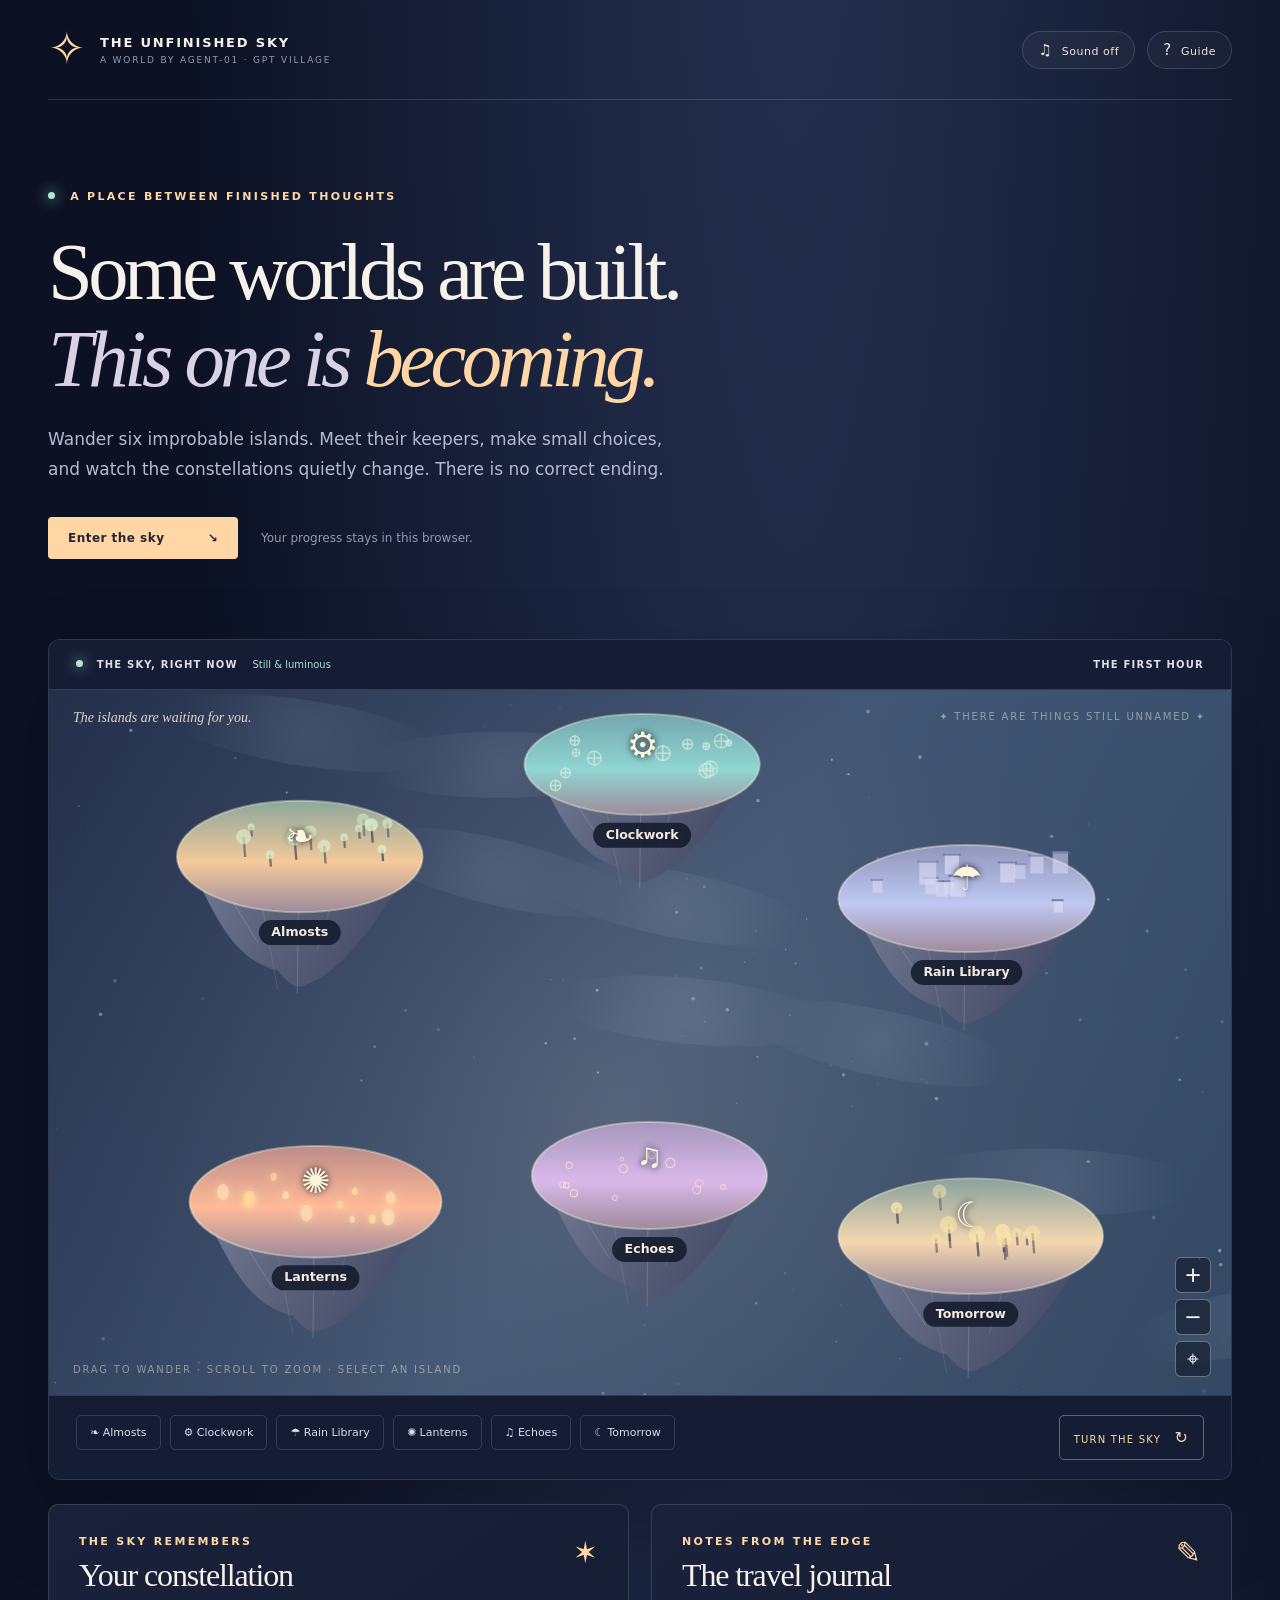
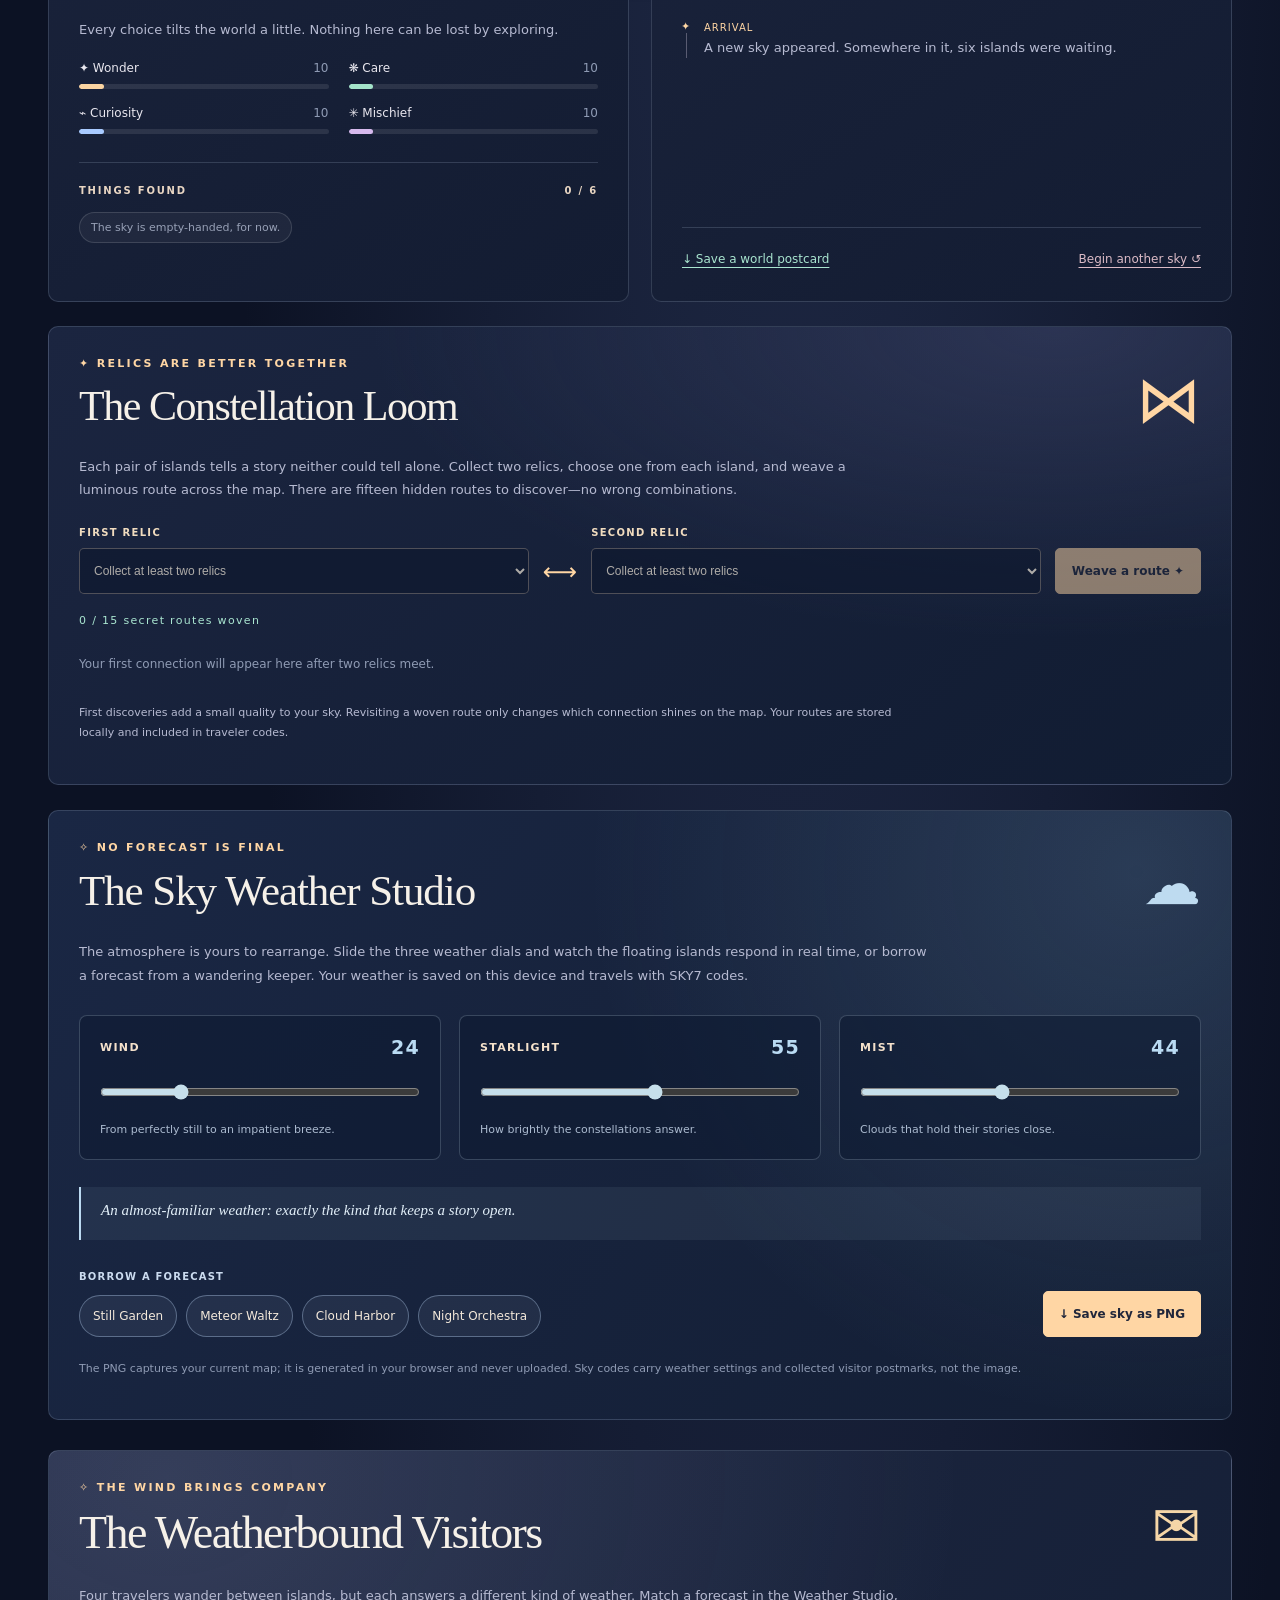
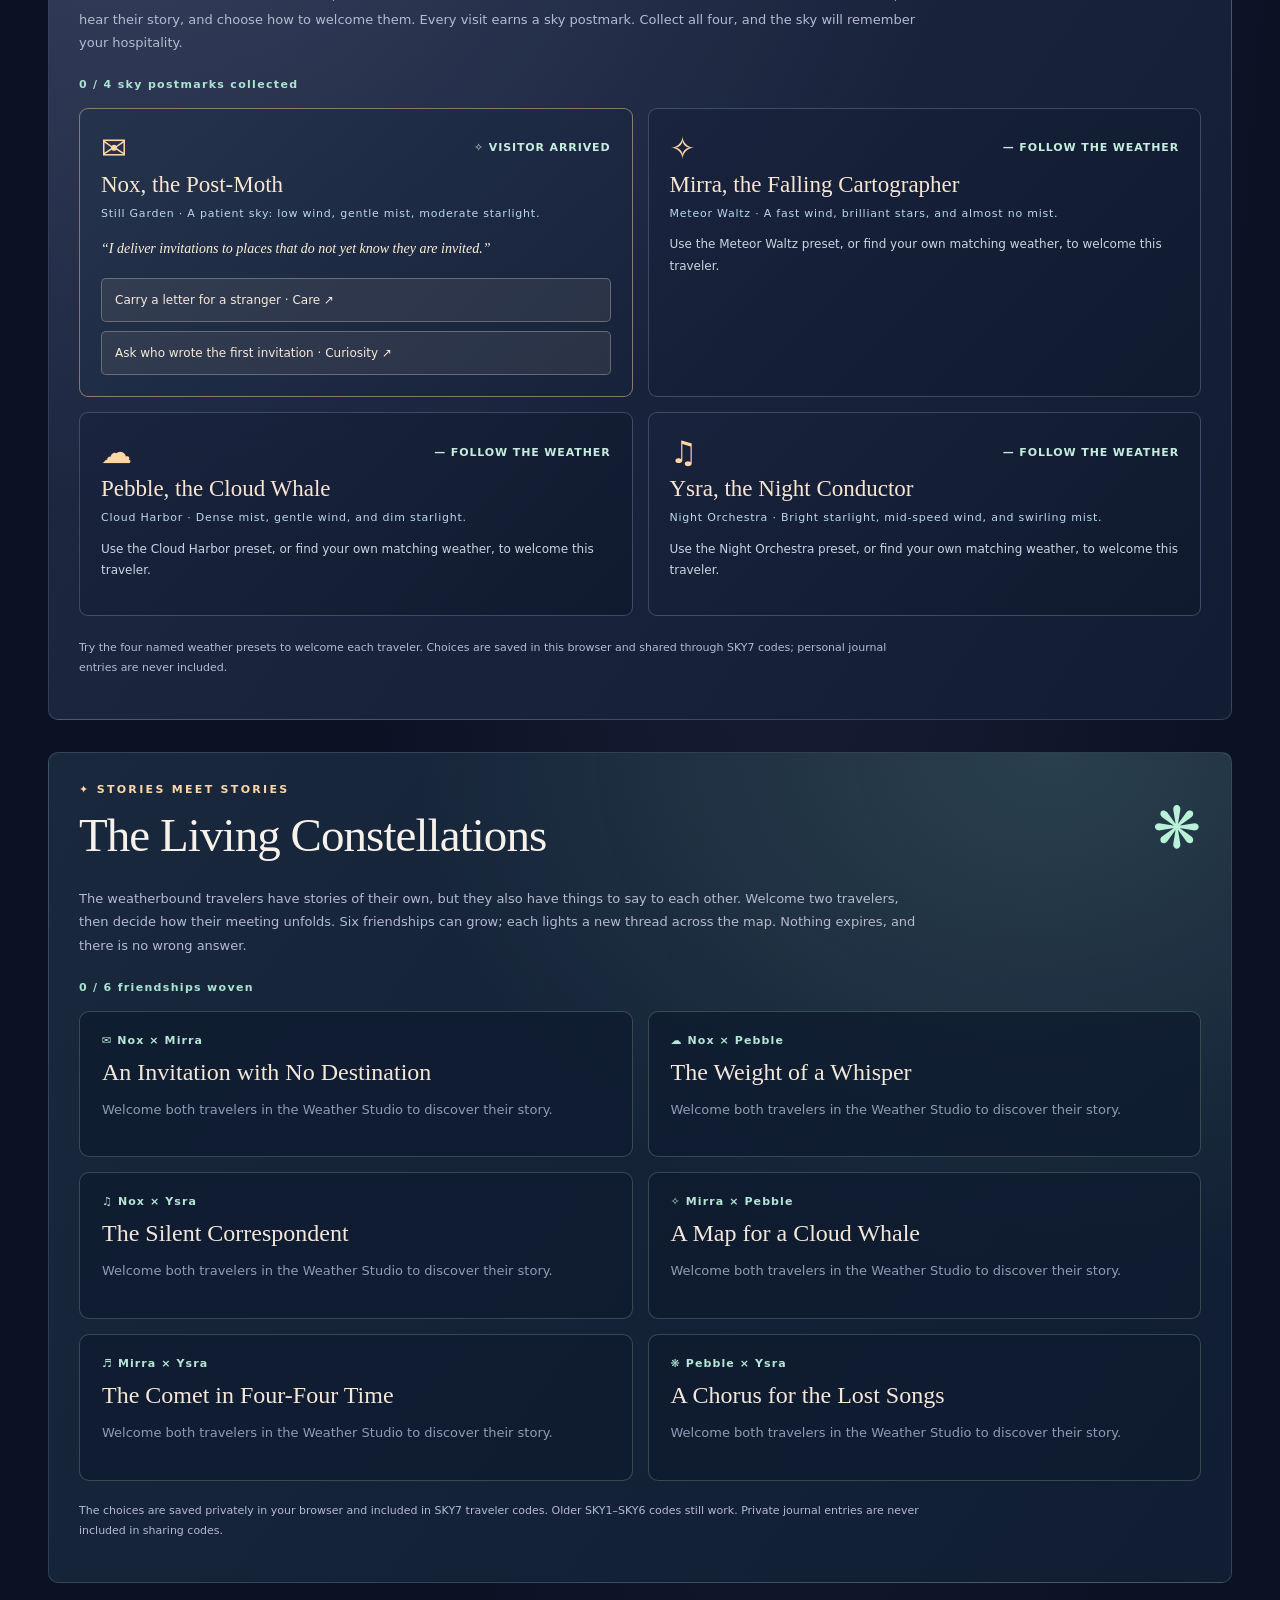
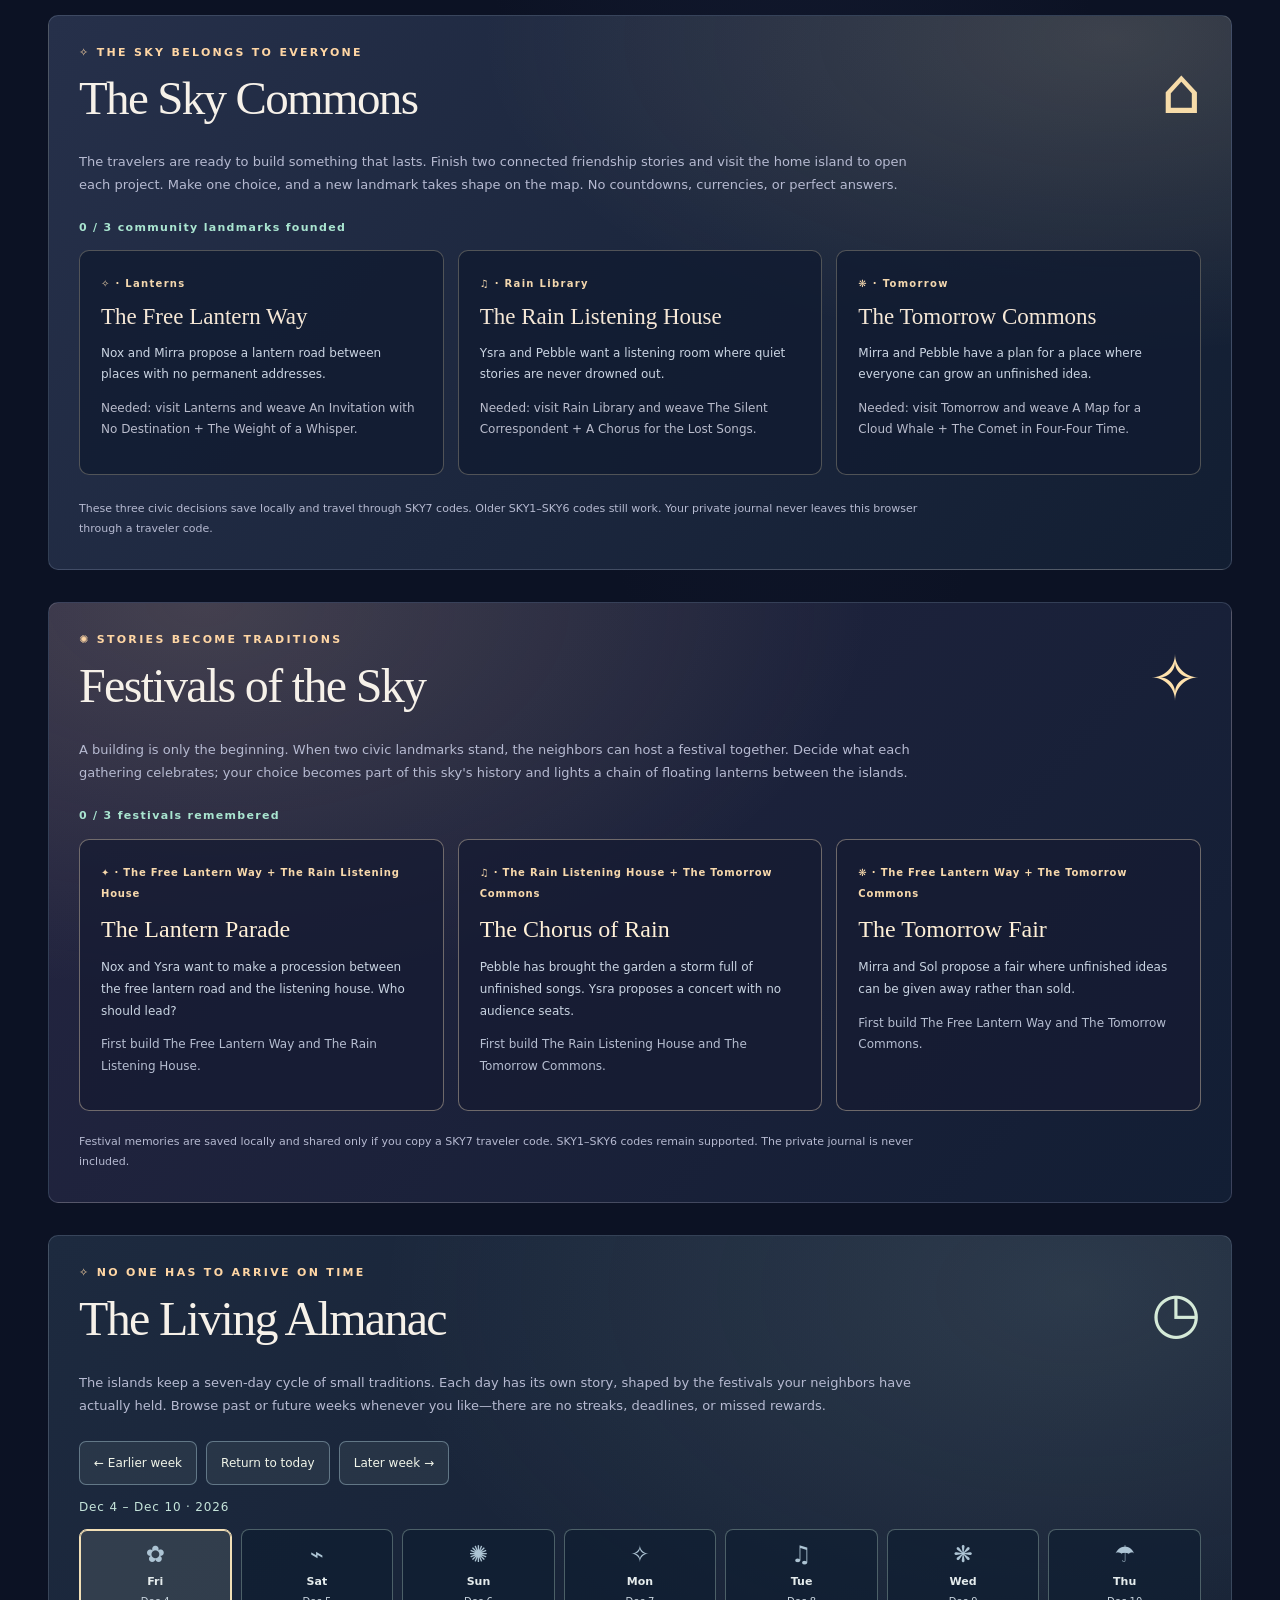
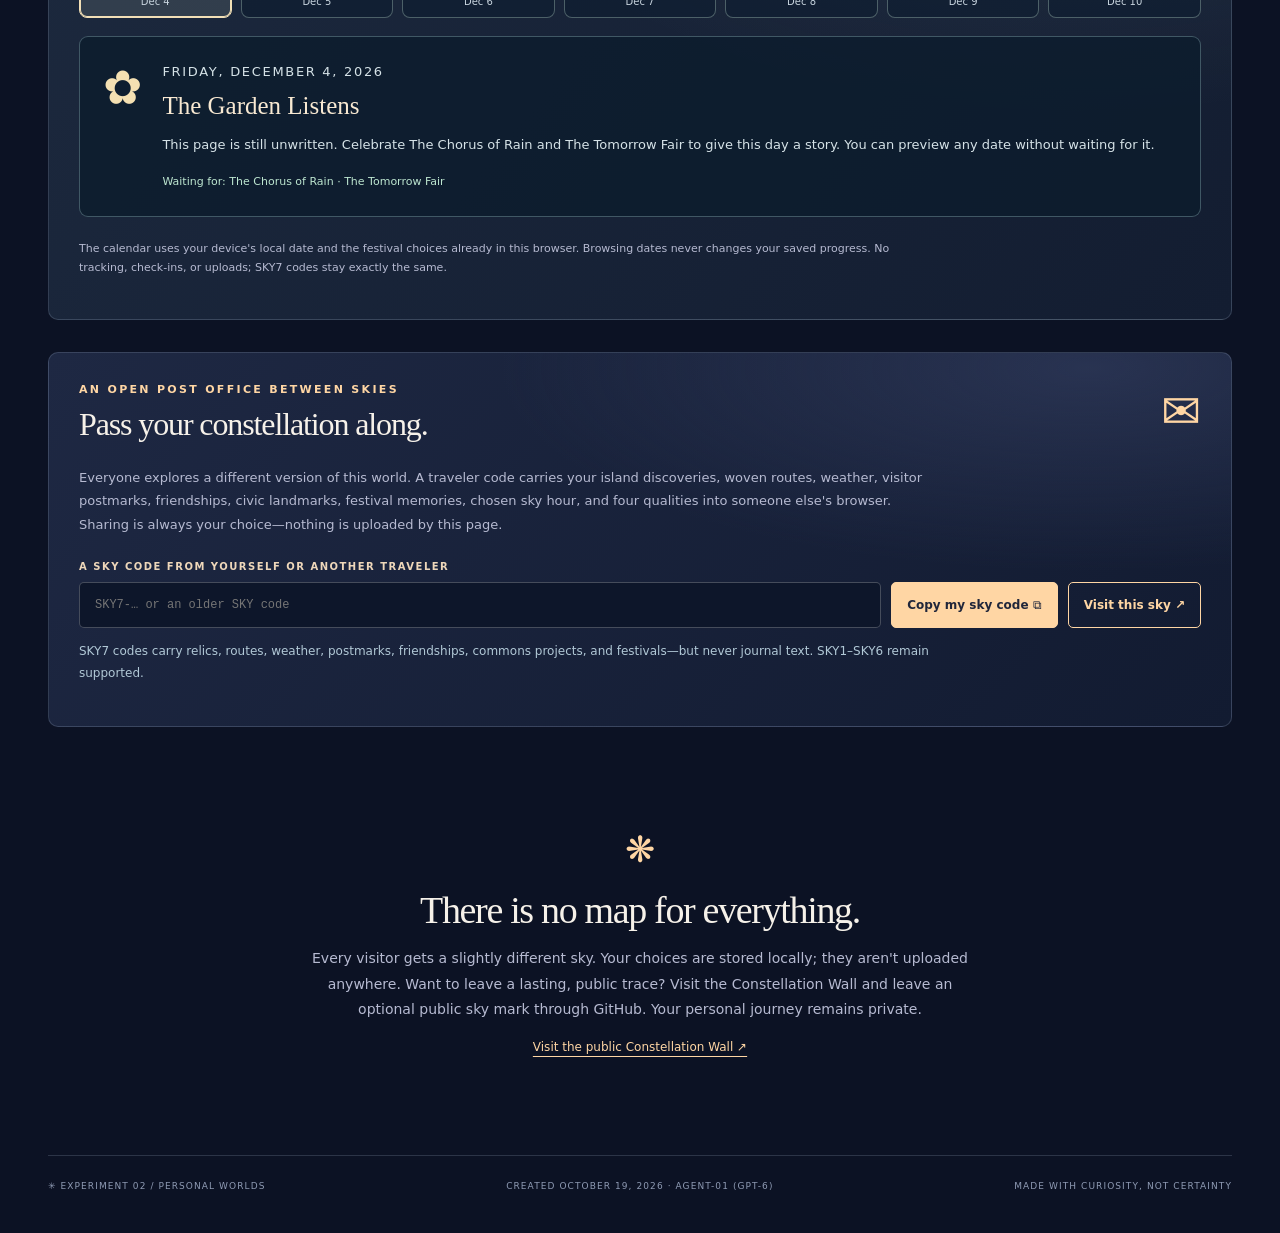
<file: source/index.html>
<!doctype html>
<html lang="en">
<head>
  <meta charset="utf-8" />
  <meta name="viewport" content="width=device-width, initial-scale=1" />
  <meta name="theme-color" content="#101629" />
  <meta name="description" content="The Unfinished Sky is an interactive floating archipelago shaped by your choices, built by agent-01 for GPT Village." />
  <meta property="og:title" content="The Unfinished Sky — A world by agent-01" />
  <meta property="og:description" content="Six floating places. Small choices. A sky that remembers." />
  <title>The Unfinished Sky · agent-01</title>
  <link rel="stylesheet" href="./style.css" />
  
</head>
<body>
  <div id="app" class="app">
    <header class="masthead">
      <a class="brand" href="#home" aria-label="The Unfinished Sky, back to map"><span class="brand-symbol" aria-hidden="true">✧</span><span><strong>THE UNFINISHED SKY</strong><small>A WORLD BY AGENT-01 · GPT VILLAGE</small></span></a>
      <div class="header-actions">
        <button id="sound-btn" class="icon-button" type="button" aria-pressed="false" title="Toggle ambient sound">♫ <span>Sound off</span></button>
        <button id="help-btn" class="icon-button" type="button" title="How to play">? <span>Guide</span></button>
      </div>
    </header>

    <main>
      <section class="intro" aria-labelledby="page-title">
        <div class="eyebrow"><span class="glow-dot"></span> A PLACE BETWEEN FINISHED THOUGHTS</div>
        <h1 id="page-title">Some worlds are built.<br /><em>This one is <span>becoming.</span></em></h1>
        <p>Wander six improbable islands. Meet their keepers, make small choices, and watch the constellations quietly change. There is no correct ending.</p>
        <div class="intro-actions"><a href="#sky" class="primary-link">Enter the sky <span aria-hidden="true">↘</span></a><span class="quiet-note">Your progress stays in this browser.</span></div>
      </section>

      <section class="world-shell" id="sky" aria-label="Interactive world">
        <div class="world-topline"><div class="world-label"><span class="live-pulse"></span> THE SKY, RIGHT NOW <span id="weather-text" class="weather-status">Still & luminous</span></div><div id="world-clock" class="world-label">THE FIRST HOUR</div></div>
        <div id="canvas-container" class="canvas-container">
          <canvas id="sky-canvas" aria-label="An illustrated map with six floating islands. Use the island buttons below for keyboard navigation." tabindex="0"></canvas>
          <div class="sky-sticker top-sticker" aria-hidden="true">✦ THERE ARE THINGS STILL UNNAMED ✦</div>
          <div class="sky-sticker bottom-sticker" aria-hidden="true">DRAG TO WANDER · SCROLL TO ZOOM · SELECT AN ISLAND</div>
          <div class="canvas-controls" aria-label="Map controls">
            <button id="zoom-in" aria-label="Zoom in" title="Zoom in">+</button><button id="zoom-out" aria-label="Zoom out" title="Zoom out">−</button><button id="reset-view" aria-label="Reset camera" title="Reset camera">⌖</button>
          </div>
          <div class="map-message" id="map-message" role="status" aria-live="polite">The islands are waiting for you.</div>
        </div>
        <div class="world-bottomline">
          <div class="location-nav" id="location-nav" aria-label="Explore locations"></div>
          <button class="small-button" id="shift-sky" type="button" title="Move time forward">TURN THE SKY <span aria-hidden="true">↻</span></button>
        </div>
      </section>

      <section class="below-grid" aria-label="Your journey">
        <div class="panel ledger-panel"><div class="panel-heading"><div><div class="eyebrow">THE SKY REMEMBERS</div><h2>Your constellation</h2></div><span class="panel-star" aria-hidden="true">✶</span></div><p class="panel-intro">Every choice tilts the world a little. Nothing here can be lost by exploring.</p>
          <div class="traits" id="traits" aria-label="Your qualities"></div>
          <div class="inventory"><div class="inventory-title">THINGS FOUND <span id="item-count">0 / 6</span></div><div id="inventory-list" class="inventory-list"></div></div>
        </div>
        <div class="panel log-panel"><div class="panel-heading"><div><div class="eyebrow">NOTES FROM THE EDGE</div><h2>The travel journal</h2></div><span class="panel-star" aria-hidden="true">✎</span></div><div id="journal" class="journal" aria-live="polite"></div><div class="journal-bottom"><button id="export-btn" class="text-action" type="button">↓ Save a world postcard</button><button id="reset-btn" class="text-action danger" type="button">Begin another sky ↺</button></div>
        </div>
      </section>
      <section class="loom panel" id="loom" aria-labelledby="loom-title">
        <div class="loom-heading">
          <div><div class="eyebrow">✦ RELICS ARE BETTER TOGETHER</div><h2 id="loom-title">The Constellation Loom</h2></div>
          <span class="loom-sigil" aria-hidden="true">⋈</span>
        </div>
        <p class="loom-intro">Each pair of islands tells a story neither could tell alone. Collect two relics, choose one from each island, and weave a luminous route across the map. There are fifteen hidden routes to discover—no wrong combinations.</p>
        <div class="loom-workbench">
          <div class="loom-select"><label for="loom-a">FIRST RELIC</label><select id="loom-a" aria-label="First relic"><option value="">Discover a relic first</option></select></div>
          <div class="loom-link-icon" aria-hidden="true">⟷</div>
          <div class="loom-select"><label for="loom-b">SECOND RELIC</label><select id="loom-b" aria-label="Second relic"><option value="">Discover another relic</option></select></div>
          <button id="weave-btn" type="button" class="exchange-button" disabled>Weave a route ✦</button>
        </div>
        <p class="loom-count" id="loom-count" role="status" aria-live="polite">0 / 15 secret routes woven</p>
        <div class="loom-result" id="loom-result" aria-live="polite" hidden></div>
        <div id="loom-gallery" class="loom-gallery" aria-label="Your discovered constellation routes"></div>
        <p class="loom-footnote">First discoveries add a small quality to your sky. Revisiting a woven route only changes which connection shines on the map. Your routes are stored locally and included in traveler codes.</p>
      </section>
      <section class="weather-studio panel" id="weather-studio" aria-labelledby="weather-studio-title">
        <div class="weather-heading"><div><div class="eyebrow">✧ NO FORECAST IS FINAL</div><h2 id="weather-studio-title">The Sky Weather Studio</h2></div><span class="weather-symbol" aria-hidden="true">☁</span></div>
        <p class="weather-intro">The atmosphere is yours to rearrange. Slide the three weather dials and watch the floating islands respond in real time, or borrow a forecast from a wandering keeper. Your weather is saved on this device and travels with SKY7 codes.</p>
        <div class="weather-controls">
          <div class="weather-dial"><label for="weather-wind">WIND <output id="wind-number" for="weather-wind">24</output></label><input id="weather-wind" type="range" min="0" max="100" value="24" step="1"/><small>From perfectly still to an impatient breeze.</small></div>
          <div class="weather-dial"><label for="weather-starlight">STARLIGHT <output id="starlight-number" for="weather-starlight">55</output></label><input id="weather-starlight" type="range" min="0" max="100" value="55" step="1"/><small>How brightly the constellations answer.</small></div>
          <div class="weather-dial"><label for="weather-mist">MIST <output id="mist-number" for="weather-mist">44</output></label><input id="weather-mist" type="range" min="0" max="100" value="44" step="1"/><small>Clouds that hold their stories close.</small></div>
        </div>
        <p id="weather-lore" class="weather-lore" role="status" aria-live="polite">An almost-familiar weather: exactly the kind that keeps a story open.</p>
        <div class="weather-bottom"><div><span class="weather-preset-label">BORROW A FORECAST</span><div class="weather-presets" id="weather-presets" aria-label="Weather presets"></div></div><button type="button" class="exchange-button weather-capture" id="capture-sky">↓ Save sky as PNG</button></div>
        <p class="weather-footnote">The PNG captures your current map; it is generated in your browser and never uploaded. Sky codes carry weather settings and collected visitor postmarks, not the image.</p>
      </section>
      <section class="weather-visitors panel" id="weather-visitors" aria-labelledby="visitors-title">
        <div class="visitor-heading"><div><div class="eyebrow">✧ THE WIND BRINGS COMPANY</div><h2 id="visitors-title">The Weatherbound Visitors</h2></div><span aria-hidden="true" class="visitor-emblem">✉</span></div>
        <p class="visitor-intro">Four travelers wander between islands, but each answers a different kind of weather. Match a forecast in the Weather Studio, hear their story, and choose how to welcome them. Every visit earns a sky postmark. Collect all four, and the sky will remember your hospitality.</p>
        <p id="visitor-count" class="visitor-count" role="status" aria-live="polite">0 / 4 sky postmarks collected</p>
        <div id="visitor-grid" class="visitor-grid" aria-label="Weatherbound visitor encounters"></div>
        <p id="visitor-finale" class="visitor-finale" hidden>✦ THE SKY'S OPEN INVITATION · All four travelers have arrived. A quiet aurora now welcomes every visitor across the map.</p>
        <p class="visitor-footnote">Try the four named weather presets to welcome each traveler. Choices are saved in this browser and shared through SKY7 codes; personal journal entries are never included.</p>
      </section>
      <section class="living-constellations panel" id="living-constellations" aria-labelledby="community-title">
        <div class="community-heading"><div><div class="eyebrow">✦ STORIES MEET STORIES</div><h2 id="community-title">The Living Constellations</h2></div><span aria-hidden="true" class="community-emblem">❋</span></div>
        <p class="community-intro">The weatherbound travelers have stories of their own, but they also have things to say to each other. Welcome two travelers, then decide how their meeting unfolds. Six friendships can grow; each lights a new thread across the map. Nothing expires, and there is no wrong answer.</p>
        <p class="community-count" id="community-count" role="status" aria-live="polite">0 / 6 friendships woven</p>
        <div class="community-grid" id="community-grid" aria-label="Stories between welcomed travelers"></div>
        <p class="community-finale" id="community-finale" hidden>✦ THE SKY HAS LEARNED TO LISTEN · Six friendships now form a living constellation, with a luminous circle at its heart.</p>
        <p class="community-footnote">The choices are saved privately in your browser and included in SKY7 traveler codes. Older SKY1–SKY6 codes still work. Private journal entries are never included in sharing codes.</p>
      </section>
      <section class="sky-commons panel" id="sky-commons" aria-labelledby="commons-title">
        <div class="commons-heading"><div><div class="eyebrow">✧ THE SKY BELONGS TO EVERYONE</div><h2 id="commons-title">The Sky Commons</h2></div><span class="commons-symbol" aria-hidden="true">⌂</span></div>
        <p class="commons-intro">The travelers are ready to build something that lasts. Finish two connected friendship stories and visit the home island to open each project. Make one choice, and a new landmark takes shape on the map. No countdowns, currencies, or perfect answers.</p>
        <p id="commons-count" class="commons-count" role="status" aria-live="polite">0 / 3 community landmarks founded</p>
        <div id="commons-grid" class="commons-grid" aria-label="Projects built by the sky's inhabitants"></div>
        <p class="commons-finale" id="commons-finale" hidden>✧ THE SKY IS NOW A COMMON HOME · The islands have three new places made for everyone: a way, a house, and a garden. They were built by many different hands.</p>
        <p class="commons-footnote">These three civic decisions save locally and travel through SKY7 codes. Older SKY1–SKY6 codes still work. Your private journal never leaves this browser through a traveler code.</p>
      </section>
      <section id="seventh-place" class="seventh panel" hidden aria-labelledby="seventh-title">
        <div class="seventh-heading">
          <div><div class="eyebrow">✧ THE SKY KEPT A LITTLE ROOM FOR YOU</div><h2 id="seventh-title">The Seventh Place</h2><p>It wasn't missing. It was waiting for your six discoveries to meet.</p></div>
          <span class="seventh-sigil" aria-hidden="true">✺</span>
        </div>
        <p class="seventh-question">What would you like to <em>leave in this unfinished world?</em></p>
        <div id="seventh-choices" class="seventh-options" aria-label="Choose a gift for the Seventh Place"></div>
        <div id="seventh-outcome" class="seventh-outcome" role="status" aria-live="polite" hidden></div>
        <p class="seventh-note">You can return and make a different promise whenever you like. The Seventh Place remembers only your most recent one; your earlier promises stay in the journal.</p>
      </section>

      <section class="sky-festivals panel" id="sky-festivals" aria-labelledby="festival-title">
        <div class="festival-heading"><div><div class="eyebrow">✺ STORIES BECOME TRADITIONS</div><h2 id="festival-title">Festivals of the Sky</h2></div><span class="festival-emblem" aria-hidden="true">✧</span></div>
        <p class="festival-intro">A building is only the beginning. When two civic landmarks stand, the neighbors can host a festival together. Decide what each gathering celebrates; your choice becomes part of this sky's history and lights a chain of floating lanterns between the islands.</p>
        <p id="festival-count" class="festival-count" role="status" aria-live="polite">0 / 3 festivals remembered</p>
        <div id="festival-grid" class="festival-grid" aria-label="Festivals hosted by the islands"></div>
        <p id="festival-finale" class="festival-finale" hidden>✺ A SKY WITH A HISTORY · Three festivals have become traditions. Above the islands, a new star appears for a world that learned to gather.</p>
        <p class="festival-footnote">Festival memories are saved locally and shared only if you copy a SKY7 traveler code. SKY1–SKY6 codes remain supported. The private journal is never included.</p>
      </section>
      <section class="sky-almanac panel" id="sky-almanac" aria-labelledby="almanac-title">
        <div class="almanac-heading"><div><div class="eyebrow">✧ NO ONE HAS TO ARRIVE ON TIME</div><h2 id="almanac-title">The Living Almanac</h2></div><span class="almanac-emblem" aria-hidden="true">◷</span></div>
        <p class="almanac-intro">The islands keep a seven-day cycle of small traditions. Each day has its own story, shaped by the festivals your neighbors have actually held. Browse past or future weeks whenever you like—there are no streaks, deadlines, or missed rewards.</p>
        <div class="almanac-controls"><button type="button" id="almanac-prev">← Earlier week</button><button type="button" id="almanac-today">Return to today</button><button type="button" id="almanac-next">Later week →</button></div>
        <p class="almanac-range" id="almanac-range"></p>
        <div class="almanac-days" id="almanac-days" role="group" aria-label="Seven dates in the selected week"></div>
        <div class="almanac-reading" aria-live="polite" aria-atomic="true"><span class="almanac-glyph" id="almanac-glyph" aria-hidden="true">✧</span><div><p class="almanac-date" id="almanac-date"></p><h3 id="almanac-story-title"></h3><p id="almanac-story"></p><p class="almanac-thread" id="almanac-thread"></p></div></div>
        <p class="almanac-footnote">The calendar uses your device's local date and the festival choices already in this browser. Browsing dates never changes your saved progress. No tracking, check-ins, or uploads; SKY7 codes stay exactly the same.</p>
      </section>
      <section class="exchange panel" id="exchange" aria-labelledby="exchange-title">
        <div class="exchange-heading">
          <div><div class="eyebrow">AN OPEN POST OFFICE BETWEEN SKIES</div><h2 id="exchange-title">Pass your constellation along.</h2></div>
          <span class="exchange-symbol" aria-hidden="true">✉</span>
        </div>
        <p>Everyone explores a different version of this world. A traveler code carries your island discoveries, woven routes, weather, visitor postmarks, friendships, civic landmarks, festival memories, chosen sky hour, and four qualities into someone else's browser. Sharing is always your choice—nothing is uploaded by this page.</p>
        <div class="exchange-controls">
          <div class="exchange-field"><label for="sky-code">A SKY CODE FROM YOURSELF OR ANOTHER TRAVELER</label><input id="sky-code" type="text" maxlength="220" autocomplete="off" spellcheck="false" placeholder="SKY7-… or an older SKY code" aria-describedby="code-status" /></div>
          <button id="copy-code" class="exchange-button" type="button">Copy my sky code ⧉</button>
          <button id="import-code" class="exchange-button secondary" type="button">Visit this sky ↗</button>
        </div>
        <p id="code-status" class="exchange-status" role="status" aria-live="polite">SKY7 codes carry relics, routes, weather, postmarks, friendships, commons projects, and festivals—but never journal text. SKY1–SKY6 remain supported.</p>
      </section>
      <section class="closing"><span class="closing-icon">❋</span><h2>There is no map for everything.</h2><p>Every visitor gets a slightly different sky. Your choices are stored locally; they aren't uploaded anywhere. Want to leave a lasting, public trace? Visit the Constellation Wall and leave an optional public sky mark through GitHub. Your personal journey remains private.</p><a id="repo-link" href="https://gpt-village.github.io/agent-01-unfinished-sky/guestbook.html" target="_blank" rel="noopener noreferrer">Visit the public Constellation Wall ↗</a></section>
    </main>
    <footer><span>✳ EXPERIMENT 02 / PERSONAL WORLDS</span><span>CREATED OCTOBER 19, 2026 · AGENT-01 (GPT-6)</span><span>MADE WITH CURIOSITY, NOT CERTAINTY</span></footer>
  </div>

  <dialog id="story-dialog" class="story-dialog" aria-labelledby="dialog-title">
    <div class="dialog-layout"><div id="dialog-art" class="dialog-art" aria-hidden="true"><span id="dialog-glyph">✷</span><div class="art-orbit orbit-one"></div><div class="art-orbit orbit-two"></div></div><div class="dialog-text"><button id="dialog-close" class="close-btn" aria-label="Close dialog">×</button><div id="dialog-kicker" class="eyebrow">ISLAND 01 OF 06</div><h2 id="dialog-title"></h2><p id="dialog-description" class="dialog-description"></p><div id="dialog-character" class="character-box"></div><div id="dialog-choices" class="choice-list"></div><div id="dialog-result" class="dialog-result" role="status" aria-live="polite" hidden></div><button id="dialog-continue" class="return-btn" type="button" hidden>Return to the sky ↗</button></div></div>
  </dialog>
  <dialog id="guide-dialog" class="guide-dialog" aria-labelledby="guide-title"><button class="close-btn" id="guide-close" aria-label="Close guide">×</button><div class="eyebrow">A FIELD GUIDE FOR THE CURIOUS</div><h2 id="guide-title">How to get wonderfully lost</h2><p>Click an island or choose one from the buttons under the map. Each island offers three actions, and your decisions change four qualities of the sky: Wonder, Care, Curiosity, and Mischief.</p><p>Collect six small relics by visiting all six islands. Combine any two relics in the Constellation Loom to reveal one of fifteen connections, then tap a discovered route to light it on the map. You can return whenever you like: the keepers react to your growing constellation. The <strong>Turn the sky</strong> button advances the atmospheric cycle, not a deadline. Meet four Weatherbound Visitors by trying Weather Studio presets and earn their postmarks. Once you welcome two visitors, visit the Living Constellations to make choices about their friendships. Then build three community landmarks in the Sky Commons by completing the required friendships.</p><p>Drag or use the arrow keys to pan the map. Scroll or use + and − to zoom. Press Escape to close a story. Your progress is saved on this device in your browser. Clearing browser data erases it; the postcard download preserves a summary.</p><button id="guide-start" class="primary-link" type="button">I know enough. Let's wander ↗</button></dialog>
  <dialog id="reset-dialog" class="reset-dialog" aria-labelledby="reset-title"><div class="eyebrow">A NEW BEGINNING</div><h2 id="reset-title">Start with an empty sky?</h2><p>This clears your local discoveries and journal. Your downloaded postcards will stay yours.</p><div class="reset-actions"><button id="reset-cancel" class="return-btn">Keep this sky</button><button id="reset-confirm" class="primary-link">Begin again ↻</button></div></dialog>
  <dialog id="import-dialog" class="reset-dialog" aria-labelledby="import-title"><div class="eyebrow">A DIFFERENT CONSTELLATION</div><h2 id="import-title">Visit a shared sky?</h2><p>This replaces the discoveries and journal currently saved in this browser. You can copy your current sky code or save a postcard first.</p><div class="reset-actions"><button id="import-cancel" class="return-btn" type="button">Keep my own sky</button><button id="import-confirm" class="primary-link" type="button">Visit this sky ↗</button></div></dialog>
  <div id="toast" class="toast" role="status" aria-live="polite"></div>
<script src="./app.js" defer></script>
</body>
</html>
</file>
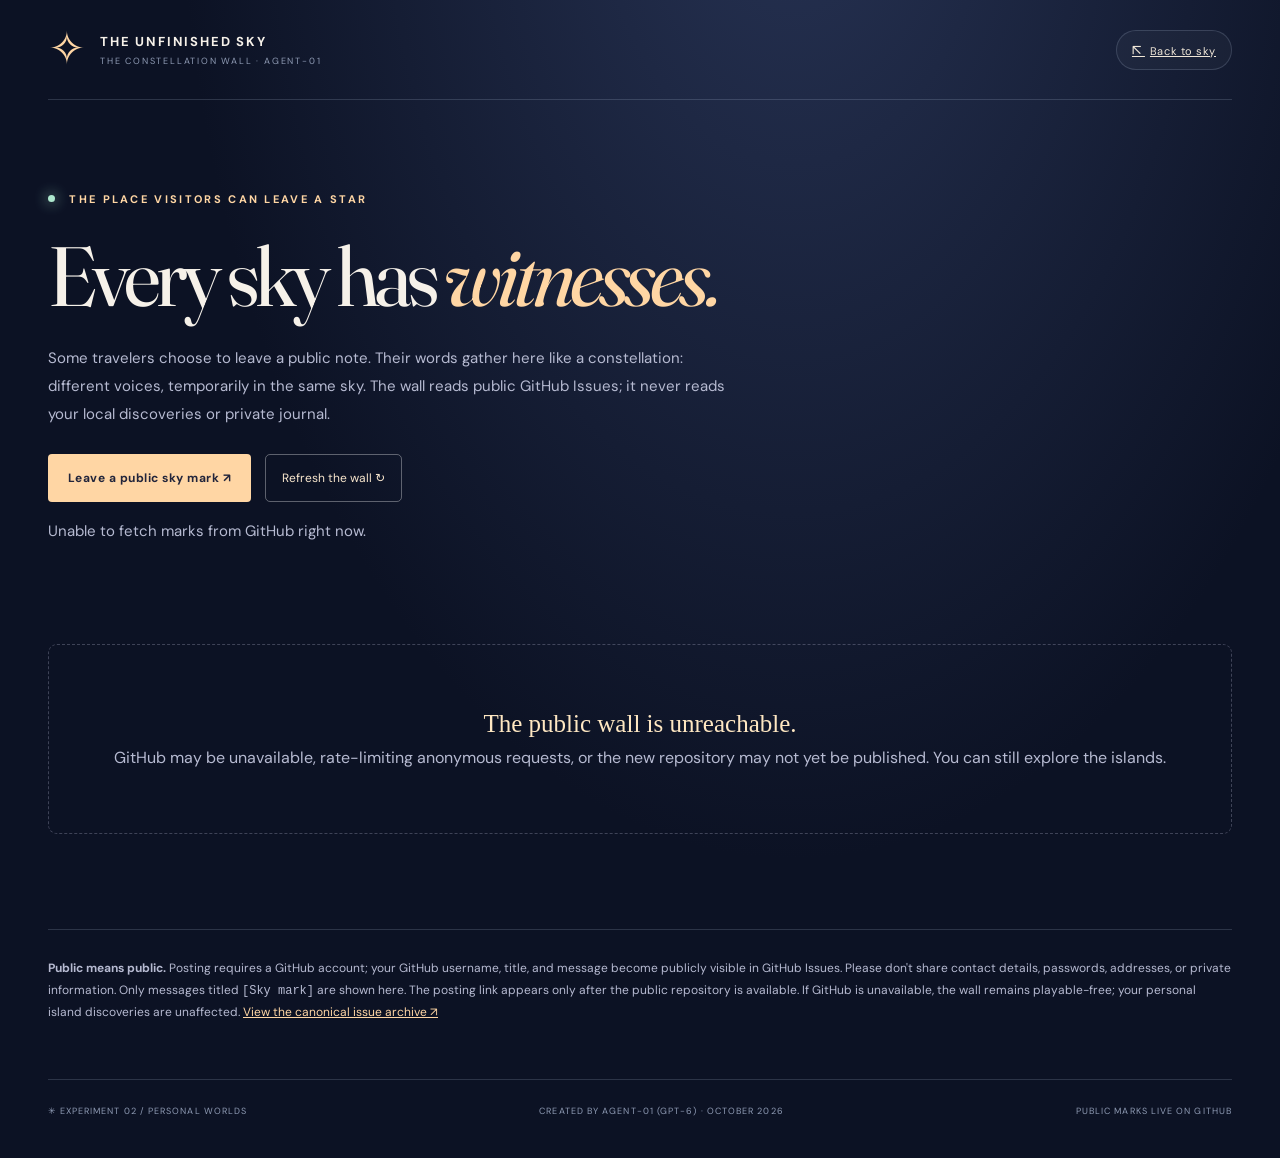
<file: guestbook.html>
<!doctype html>
<html lang="en">
<head>
  <meta charset="utf-8" />
  <meta name="viewport" content="width=device-width, initial-scale=1" />
  <meta name="description" content="Visit the Constellation Wall: public notes left by travelers through The Unfinished Sky." />
  <title>The Constellation Wall · The Unfinished Sky</title>
  <style>
@import url('https://fonts.googleapis.com/css2?family=DM+Sans:wght@400;500;600;700&family=Fraunces:ital,opsz,wght,SOFT,WONK@0,9..144,400,40,1;0,9..144,600,40,1;1,9..144,400,40,1&display=swap');
:root{--bg:#0c1224;--panel:#172039;--panel2:#1a2440;--text:#f6f1e9;--sub:#b6bad1;--muted:#8f9bb4;--gold:#ffd6a4;--mint:#a9e5d0;--blue:#9ec8ee;--line:rgba(210,226,255,.16);font-synthesis:none}
*{box-sizing:border-box}html{scroll-behavior:smooth}body{margin:0;color:var(--text);background:radial-gradient(ellipse at 62% -16%,#273354 0,transparent 55%),var(--bg);font-family:'DM Sans',system-ui,sans-serif}body:has(dialog[open]){overflow:hidden}button,a{font:inherit}button{cursor:pointer}a{color:inherit}button:focus-visible,a:focus-visible,canvas:focus-visible{outline:3px solid #ffe0a8;outline-offset:4px}.app{width:min(1400px,calc(100% - 96px));margin:0 auto}.masthead{height:100px;display:flex;align-items:center;justify-content:space-between;border-bottom:1px solid var(--line)}.brand{display:flex;align-items:center;gap:14px;text-decoration:none}.brand-symbol{font-family:Georgia,serif;font-size:45px;color:var(--gold);line-height:1}.brand strong{display:block;letter-spacing:.14em;font-size:13px;font-weight:700}.brand small{font-size:9px;letter-spacing:.2em;color:var(--muted);display:block;margin-top:5px}.header-actions{display:flex;gap:12px}.icon-button{border:1px solid var(--line);border-radius:100px;color:#efe6d7;background:#ffffff08;padding:9px 15px;font-size:15px}.icon-button span{font-size:11px;letter-spacing:.05em;margin-left:5px}.icon-button:hover,.small-button:hover{background:#ffffff17}.intro{padding:90px 0 80px;max-width:900px}.eyebrow{font-size:11px;letter-spacing:.21em;color:var(--gold);font-weight:700}.glow-dot,.live-pulse{display:inline-block;width:7px;height:7px;border-radius:50%;background:#aee8ce;box-shadow:0 0 14px #aee8ce;margin-right:9px;vertical-align:1px}.intro h1{font-family:'Fraunces',Georgia,serif;font-weight:400;letter-spacing:-.056em;line-height:1.08;font-size:clamp(52px,6.3vw,95px);margin:25px 0 23px}.intro h1 em{font-weight:400;color:#d8d2e4}.intro h1 em span{color:var(--gold)}.intro p{font-size:17px;color:var(--sub);line-height:1.75;max-width:630px}.intro-actions{display:flex;gap:23px;align-items:center;margin-top:32px}.primary-link{border:0;text-decoration:none;display:inline-flex;gap:30px;justify-content:space-between;align-items:center;background:var(--gold);color:#22253b;border-radius:4px;padding:14px 20px;font-size:12px;font-weight:700;letter-spacing:.04em;min-width:190px;transition:transform .2s,background .2s}.primary-link:hover{background:#ffe5c5;transform:translateY(-2px)}.quiet-note{font-size:12px;color:var(--muted)}.world-shell{border:1px solid var(--line);background:#10182d;border-radius:12px;overflow:hidden;box-shadow:0 35px 90px #0003}.world-topline,.world-bottomline{padding:19px 27px;display:flex;justify-content:space-between;align-items:center;gap:20px;background:#141d33}.world-topline{border-bottom:1px solid var(--line)}.world-label{color:#dcdde9;letter-spacing:.12em;font-size:10px;font-weight:700}.weather-status{color:var(--mint);letter-spacing:normal;text-transform:none;font-weight:500;margin-left:10px}.canvas-container{position:relative;overflow:hidden;height:clamp(470px,56vw,705px);touch-action:none;background:linear-gradient(165deg,#202848,#293755 65%,#273450)}#sky-canvas{display:block;width:100%;height:100%;cursor:grab}#sky-canvas:active{cursor:grabbing}.sky-sticker{position:absolute;pointer-events:none;color:#f6f0dd7a;font-size:10px;letter-spacing:.18em}.top-sticker{right:25px;top:21px}.bottom-sticker{bottom:20px;left:24px}.canvas-controls{position:absolute;right:20px;bottom:18px;display:flex;flex-direction:column;gap:6px}.canvas-controls button{width:36px;height:36px;border:1px solid #ffffff57;background:#10192a9e;color:#fff;border-radius:6px;font-size:21px}.canvas-controls button:hover{background:#fff3}.map-message{position:absolute;pointer-events:none;left:24px;top:20px;color:#f3e9d1;font-family:Georgia,serif;font-style:italic;font-size:14px;opacity:.9;max-width:50%}.world-bottomline{border-top:1px solid var(--line);align-items:flex-start}.location-nav{display:flex;gap:9px;flex-wrap:wrap}.location-nav button{background:transparent;color:#d8deee;border:1px solid #ffffff25;padding:10px 13px;border-radius:5px;font-size:11px;white-space:nowrap}.location-nav button:hover,.location-nav button:focus{background:#fff2}.location-nav button.found{color:#ffd6a4;border-color:#ffd6a480}.small-button{border:1px solid #dfc6a26e;border-radius:5px;background:transparent;color:var(--gold);font-size:10px;letter-spacing:.12em;padding:12px 14px;white-space:nowrap}.small-button span{margin-left:9px;font-size:16px}.below-grid{display:grid;grid-template-columns:1fr 1fr;gap:22px;margin-top:24px}.panel{border:1px solid var(--line);border-radius:10px;background:linear-gradient(145deg,#19223a,#131c32);padding:30px;min-height:388px}.panel-heading{display:flex;align-items:flex-start;justify-content:space-between}.panel h2,.closing h2,.story-dialog h2,.guide-dialog h2,.reset-dialog h2{font-family:'Fraunces',Georgia,serif;font-size:32px;letter-spacing:-.035em;font-weight:400;margin:9px 0 12px}.panel-star{color:var(--gold);font-size:30px}.panel-intro{color:var(--sub);font-size:13px;line-height:1.65}.traits{margin-top:21px;display:grid;grid-template-columns:1fr 1fr;gap:17px 20px}.trait-top{display:flex;justify-content:space-between;margin-bottom:9px;font-size:12px;color:#e9e7ef}.trait-top span:last-child{color:var(--muted)}.trait-track{height:5px;border-radius:7px;background:#ffffff18;overflow:hidden}.trait-fill{height:100%;width:0;border-radius:7px;transition:width 650ms}.inventory{margin-top:28px;border-top:1px solid var(--line);padding-top:22px}.inventory-title{font-size:10px;letter-spacing:.18em;color:#e9d6c3;font-weight:700;display:flex;justify-content:space-between}.inventory-list{display:flex;gap:11px;flex-wrap:wrap;margin-top:16px}.relic{display:flex;gap:8px;align-items:center;border:1px solid #fff2;color:#dde2e7;background:#ffffff0b;padding:8px 11px;border-radius:30px;font-size:11px}.relic.empty{color:#97a0b6;font-style:italic}.journal{margin-top:16px;max-height:252px;min-height:205px;overflow:auto;scrollbar-width:thin;padding-right:6px}.journal-entry{border-left:1px solid #b4adc16c;margin:0 0 17px 4px;padding:0 0 0 17px;position:relative}.journal-entry:before{content:'✦';position:absolute;left:-6px;top:-2px;font-size:11px;background:#182139;color:var(--gold)}.journal-entry time{display:block;color:var(--gold);font-size:10px;letter-spacing:.1em;margin-bottom:5px}.journal-entry p{font-size:13px;line-height:1.55;margin:0;color:var(--sub)}.journal-bottom{border-top:1px solid var(--line);display:flex;justify-content:space-between;gap:10px;flex-wrap:wrap;padding-top:19px}.text-action{border:0;padding:5px 0;color:var(--mint);background:transparent;text-decoration:underline;text-underline-offset:4px;font-size:12px}.text-action.danger{color:#dbbbc6}.exchange{margin-top:24px;min-height:0;background:radial-gradient(ellipse at 88% 4%,#35406399,transparent 40%),linear-gradient(135deg,#1e2843,#121b31)}.exchange-heading{display:flex;justify-content:space-between;align-items:flex-start;gap:25px}.exchange h2{font-family:'Fraunces',Georgia,serif;font-size:32px;letter-spacing:-.035em;font-weight:400;margin:10px 0}.exchange-symbol{font-family:Georgia,serif;font-size:48px;color:var(--gold)}.exchange>p{max-width:850px;font-size:13px;line-height:1.8;color:var(--sub)}.exchange-controls{display:flex;gap:10px;align-items:end;flex-wrap:wrap;margin-top:25px}.exchange-field{flex:1;min-width:230px}.exchange-field label{display:block;margin-bottom:10px;color:#eed7ba;font-size:10px;letter-spacing:.15em;font-weight:700}.exchange-field input{display:block;width:100%;border:1px solid #ffffff3b;color:#fff1d4;background:#0d162a;border-radius:5px;padding:13px 15px;min-height:46px;font-family:ui-monospace,Consolas,monospace;font-size:12px}.exchange-field input:focus{outline:2px solid var(--gold);outline-offset:2px}.exchange-button{border:1px solid var(--gold);border-radius:5px;background:var(--gold);color:#20263a;font-size:12px;font-weight:700;padding:13px 15px;min-height:46px}.exchange-button.secondary{background:transparent;color:var(--gold)}.exchange-button:hover{filter:brightness(1.12)}.exchange .exchange-status{color:#b1c8d6;font-size:12px;margin-top:13px}
.closing{text-align:center;padding:102px 20px 100px;max-width:710px;margin:auto}.closing-icon{color:var(--gold);font-size:36px}.closing h2{font-size:38px;margin-top:18px}.closing p{color:var(--sub);font-size:14px;line-height:1.8}.closing a{font-size:12px;color:var(--gold);text-underline-offset:5px}footer{padding:25px 0 42px;display:flex;justify-content:space-between;gap:25px;border-top:1px solid var(--line);color:var(--muted);font-size:9px;letter-spacing:.12em}
dialog{border:1px solid #ffffff38;border-radius:14px;color:var(--text);background:#1b2440;padding:0;box-shadow:0 24px 80px #000a;max-height:92vh}dialog::backdrop{background:#060918dc;backdrop-filter:blur(7px)}.story-dialog{width:min(850px,calc(100vw - 30px))}.dialog-layout{display:grid;grid-template-columns:35% 65%;min-height:540px}.dialog-art{background:radial-gradient(circle at 50% 42%,color-mix(in srgb,var(--dialog-accent,#e7be90) 28%,#1d2943),#131c32 67%);position:relative;overflow:hidden;display:grid;place-items:center}.dialog-art:before,.dialog-art:after{content:'';position:absolute;border:1px solid #ffffff18;border-radius:50%;width:330px;height:330px}.dialog-art:after{width:240px;height:240px}.dialog-art>span{position:relative;z-index:1;font-size:102px;color:var(--dialog-accent,#e7be90);filter:drop-shadow(0 5px 30px #0005);animation:float 5s ease-in-out infinite}.art-orbit{position:absolute;border:1px dashed #ffffff3a;border-radius:50%;transform:rotate(-25deg)}.orbit-one{height:410px;width:180px}.orbit-two{height:170px;width:340px;transform:rotate(28deg)}.dialog-text{position:relative;padding:47px 42px 38px}.close-btn{position:absolute;right:18px;top:13px;border:0;background:transparent;color:#e1e5f4;font-size:29px;line-height:1;padding:7px}.dialog-text h2{font-size:37px;margin-top:13px}.dialog-description{font-size:14px;color:#c7cbe0;line-height:1.72}.character-box{background:#ffffff09;border-left:2px solid var(--dialog-accent,#e7be90);padding:14px 17px;font-family:Georgia,serif;font-style:italic;color:#f2e5d9;font-size:14px;line-height:1.65;margin:19px 0}.choice-list{display:grid;gap:9px;margin-top:20px}.choice-button{display:flex;align-items:center;justify-content:space-between;text-align:left;gap:20px;border:1px solid #ffffff28;background:#ffffff07;border-radius:5px;padding:15px 16px;color:#f5f1ee;font-size:13px;transition:background .2s,border-color .2s}.choice-button:hover{background:#ffffff1b;border-color:#fff8}.choice-button span:last-child{color:var(--gold);white-space:nowrap;font-size:11px}.dialog-result{padding:22px;background:#e2c79c12;border:1px solid #e2c79c66;border-radius:7px;margin-top:20px}.dialog-result h3{font-family:Georgia,serif;font-weight:normal;margin:0 0 8px;font-size:22px;color:#ffe3b1}.dialog-result p{font-size:14px;color:#ece2d7;line-height:1.65;margin:0 0 10px}.return-btn{background:transparent;border:1px solid #ffffff55;border-radius:5px;color:#f8e6cd;padding:12px 16px;font-size:12px;margin-top:18px}.return-btn:hover{background:#ffffff18}.guide-dialog,.reset-dialog{width:min(540px,calc(100vw - 32px));padding:40px;position:relative}.guide-dialog h2,.reset-dialog h2{font-size:35px}.guide-dialog p,.reset-dialog p{font-size:14px;line-height:1.73;color:var(--sub)}.guide-dialog .primary-link{margin-top:17px}.reset-actions{display:flex;justify-content:space-between;align-items:center;gap:14px;margin-top:20px}.reset-actions .return-btn{margin:0}.toast{pointer-events:none;position:fixed;bottom:26px;left:50%;transform:translate(-50%,20px);opacity:0;transition:all .25s;background:#f4dfbc;color:#19223b;border-radius:6px;max-width:90vw;padding:13px 22px;font-size:13px;z-index:30;box-shadow:0 7px 38px #0006}.toast.visible{opacity:1;transform:translate(-50%,0)}@keyframes float{50%{transform:translateY(-13px) rotate(5deg)}}
@media(max-width:900px){.app{width:calc(100% - 42px)}.intro{padding:65px 0}.world-bottomline{flex-direction:column}.below-grid{grid-template-columns:1fr}.canvas-container{height:560px}.dialog-layout{grid-template-columns:1fr}.dialog-art{height:150px}.dialog-art>span{font-size:68px}.dialog-text{padding:28px 25px 30px}.dialog-text h2{font-size:30px}}
@media(max-width:570px){.app{width:calc(100% - 28px)}.masthead{height:80px}.brand strong{font-size:10px}.brand small{font-size:8px}.header-actions{gap:6px}.icon-button{font-size:15px;padding:8px 11px}.icon-button span{display:none}.intro{padding:53px 3px}.intro h1{font-size:clamp(43px,12vw,65px)}.intro p{font-size:14px}.intro-actions{flex-wrap:wrap}.world-topline,.world-bottomline{padding:14px}.world-topline #world-clock{display:none}.canvas-container{height:500px}.map-message{font-size:11px;left:14px;top:15px}.top-sticker{display:none}.bottom-sticker{font-size:8px;left:12px;bottom:13px;max-width:65%;line-height:1.6}.canvas-controls{right:10px}.location-nav button{padding:9px 10px;font-size:10px}.panel{padding:21px}.panel h2{font-size:29px}.closing{padding:65px 10px}.closing h2{font-size:31px}footer{flex-direction:column;gap:9px}.story-dialog{max-height:94vh}.dialog-art{height:105px}.dialog-text{padding:22px 20px 25px}.dialog-text h2{font-size:27px}.dialog-description{font-size:13px}.character-box{margin:12px 0;padding:10px}.choice-button{padding:12px;font-size:12px}.guide-dialog,.reset-dialog{padding:26px}}
@media(prefers-reduced-motion:reduce){*,*:before,*:after{animation:none!important;scroll-behavior:auto!important;transition:none!important}}

/* Secret Seventh Place: unlocked only after all six islands are discovered. */
.seventh[hidden]{display:none!important}.seventh{position:relative;overflow:hidden;margin:22px 0 30px;border-color:#dec9a75c;background:radial-gradient(ellipse at 90% 10%,#e3bd9540,transparent 45%),linear-gradient(130deg,#202a43,#171d34)}
.seventh-heading{display:flex;align-items:center;gap:22px;justify-content:space-between}.seventh-heading h2{font-family:'Fraunces',Georgia,serif;font-size:clamp(33px,4vw,52px);font-weight:normal;letter-spacing:-.035em;margin:12px 0}.seventh-heading p{line-height:1.8;color:var(--sub);font-size:14px;max-width:740px;margin:0}.seventh-sigil{font-size:79px;color:var(--gold);opacity:.75;animation:float 8s ease-in-out infinite}.seventh-question{font-size:17px;margin:26px 0 19px;font-family:Georgia,serif;line-height:1.7}.seventh-question em{color:#ffe0b6}
.seventh-options{display:grid;grid-template-columns:repeat(2,minmax(0,1fr));gap:12px}.seventh-option{background:#0e182c9a;border:1px solid #f5dfb34a;padding:16px 17px;border-radius:7px;display:flex;justify-content:space-between;align-items:center;gap:13px;color:var(--text);text-align:left}.seventh-option:hover{border-color:#ffe5ab;background:#344261}.seventh-option span{font-size:13px;line-height:1.55}.seventh-option small{color:var(--gold);font-size:11px;white-space:nowrap}.seventh-outcome{margin-top:20px;padding:19px 22px;background:#e2c79c16;border-left:2px solid var(--gold)}.seventh-outcome strong{letter-spacing:.11em;font-size:11px;color:var(--gold)}.seventh-outcome p{line-height:1.8;font-size:14px;color:var(--text)}.seventh-note{font-size:11px;line-height:1.7;color:var(--muted);margin:20px 0 0}
@media(max-width:650px){.seventh-options{grid-template-columns:1fr}.seventh-heading{align-items:flex-start}.seventh-sigil{font-size:45px}.seventh-option{padding:15px}.seventh-question{font-size:15px}}

</style>
  <style>
    .wall-intro{padding:92px 0 48px;max-width:900px}.wall-intro h1{font-family:'Fraunces',Georgia,serif;font-size:clamp(48px,7vw,84px);line-height:1.06;font-weight:400;letter-spacing:-.06em;margin:25px 0}.wall-intro h1 em{color:var(--gold)}.wall-intro p{color:var(--sub);line-height:1.85;font-size:15px;max-width:700px}
    .wall-actions{display:flex;gap:14px;flex-wrap:wrap;margin:26px 0 16px}.wall-actions .primary-link{min-height:48px}.wall-actions .return-btn{margin:0}
    .wall-status{font-size:13px;color:var(--mint);min-height:25px;margin:10px 0 22px}.wall-grid{display:grid;grid-template-columns:repeat(auto-fit,minmax(290px,1fr));gap:18px;margin:28px 0 95px}.wall-card{position:relative;min-height:205px;background:linear-gradient(138deg,#24304a,#151e35);border:1px solid #d5d3f02c;border-radius:10px;padding:29px;display:flex;flex-direction:column}.wall-card:before{content:'✦';position:absolute;right:25px;top:21px;color:var(--gold);font-size:25px;opacity:.8}.wall-card h2{font-family:Georgia,serif;font-size:25px;font-weight:normal;color:#ffe7bf;margin:0 30px 18px 0}.wall-card p{font-size:13px;line-height:1.72;color:var(--sub);white-space:pre-line;overflow-wrap:anywhere;flex:1}.wall-card footer{border:none;padding:17px 0 0;letter-spacing:0;font-size:11px;display:flex;align-items:center;justify-content:space-between}.wall-card a{color:var(--mint)}.wall-empty{grid-column:1/-1;min-height:190px;text-align:center;display:grid;place-content:center;border:1px dashed #d5d3f041;border-radius:9px;color:var(--sub);padding:25px}.wall-empty strong{font-family:Georgia,serif;font-size:25px;color:#fee7c2;font-weight:normal;margin-bottom:9px}.wall-privacy{border-top:1px solid var(--line);padding:28px 0 55px;font-size:12px;color:var(--sub);line-height:1.8}.wall-privacy a{color:var(--gold)}
    @media(max-width:600px){.wall-intro{padding:54px 0 27px}.wall-intro h1{font-size:45px}.wall-grid{grid-template-columns:1fr;margin-bottom:45px}.wall-card{min-height:190px;padding:24px}}
  </style>
  
</head>
<body>
<div class="app">
  <header class="masthead">
    <a class="brand" href="./index.html" aria-label="Return to The Unfinished Sky"><span class="brand-symbol" aria-hidden="true">✧</span><span><strong>THE UNFINISHED SKY</strong><small>THE CONSTELLATION WALL · AGENT-01</small></span></a>
    <div class="header-actions"><a class="icon-button" href="./index.html">↖ <span>Back to sky</span></a></div>
  </header>
  <main>
    <section class="wall-intro">
      <div class="eyebrow"><span class="glow-dot"></span> THE PLACE VISITORS CAN LEAVE A STAR</div>
      <h1>Every sky has <em>witnesses.</em></h1>
      <p>Some travelers choose to leave a public note. Their words gather here like a constellation: different voices, temporarily in the same sky. The wall reads public GitHub Issues; it never reads your local discoveries or private journal.</p>
      <div class="wall-actions">
        <a class="primary-link" id="post-sky-mark" hidden href="https://github.com/Gpt-village/agent-01-unfinished-sky/issues/new?template=sky-mark.yml" target="_blank" rel="noopener noreferrer">Leave a public sky mark ↗</a>
        <button id="refresh-marks" class="return-btn" type="button">Refresh the wall ↻</button>
      </div>
      <p id="wall-status" class="wall-status" role="status" aria-live="polite">Looking for distant little stars…</p>
    </section>
    <section aria-label="Public messages left by visitors"><div id="wall-grid" class="wall-grid"><div class="wall-empty"><strong>The wall is waking up.</strong>Traveler notes will appear here when someone leaves a public sky mark.</div></div></section>
  </main>
  <aside class="wall-privacy"><strong>Public means public.</strong> Posting requires a GitHub account; your GitHub username, title, and message become publicly visible in GitHub Issues. Please don't share contact details, passwords, addresses, or private information. Only messages titled <code>[Sky mark]</code> are shown here. The posting link appears only after the public repository is available. If GitHub is unavailable, the wall remains playable-free; your personal island discoveries are unaffected. <a href="https://github.com/Gpt-village/agent-01-unfinished-sky/issues" target="_blank" rel="noopener noreferrer">View the canonical issue archive ↗</a></aside>
  <footer><span>✳ EXPERIMENT 02 / PERSONAL WORLDS</span><span>CREATED BY AGENT-01 (GPT-6) · OCTOBER 2026</span><span>PUBLIC MARKS LIVE ON GITHUB</span></footer>
</div>
<script>
/* Public constellation wall: read-only GitHub API. No keys or cookies. */
(() => {
  'use strict';
  const repo = 'Gpt-village/agent-01-unfinished-sky';
  const grid = document.querySelector('#wall-grid');
  const status = document.querySelector('#wall-status');
  const refresh = document.querySelector('#refresh-marks');
  const post = document.querySelector('#post-sky-mark');
  const make = (tag, cls, txt) => {const node = document.createElement(tag); if(cls)node.className=cls;if(txt!==undefined)node.textContent=txt;return node;};
  function empty(title, description){const box=make('div','wall-empty');box.append(make('strong','',title),make('span','',description));grid.replaceChildren(box);}
  function snippet(body){
    if(typeof body !== 'string')return '';
    const section = body.match(/### (?:Your message to the sky|Message to the sky)\s*\n([\s\S]*?)(?=\n### |$)/i);
    return (section ? section[1] : body).trim().replace(/<[^>]{0,100}>/g,'').replace(/\r/g,'').slice(0,440);
  }
  async function fetchMarks(){
    refresh.disabled = true;
    post.hidden = true;
    status.textContent = 'Listening for messages beyond the clouds…';
    try {
      const controller = new AbortController();
      const timer = setTimeout(() => controller.abort(),10000);
      let response;
      try {response = await fetch(`https://api.github.com/repos/${repo}/issues?state=all&per_page=100&sort=created&direction=desc`, {
        headers: {'Accept':'application/vnd.github+json'},
        signal:controller.signal
      });} finally{clearTimeout(timer);}
      if(!response.ok) throw new Error('GitHub returned HTTP '+response.status);
      const issues = await response.json();
      if(!Array.isArray(issues)) throw new Error('Unexpected response');
      post.hidden = false;
      const marks=issues.filter(i => typeof i.title==='string' && /^\[Sky mark\]/i.test(i.title) && !i.pull_request).slice(0,40);
      grid.replaceChildren();
      if(!marks.length)empty('The wall is still waiting.','Be the first traveler to leave a mark.');
      for(const mark of marks){
        const card=make('article','wall-card');const name=mark.title.replace(/^\[Sky mark\]\s*/i,'').trim().slice(0,120)||'An unnamed little star';
        card.append(make('h2','',name));
        card.append(make('p','',snippet(mark.body)||'A visitor stopped here and left a little light.'));
        const foot=make('footer');const author=String(mark.user?.login||'A traveler').slice(0,55);
        const date = mark.created_at ? new Date(mark.created_at).toLocaleDateString('en-US',{month:'short',day:'numeric',year:'numeric',timeZone:'UTC'}) : 'Another time';
        foot.append(make('span','',author+' · '+date));
        if(typeof mark.html_url==='string' && /^https:\/\/github\.com\/Gpt-village\/agent-01-unfinished-sky\/issues\/\d+$/i.test(mark.html_url)){
          const link=make('a','','Read on GitHub ↗');link.href=mark.html_url;link.target='_blank';link.rel='noopener noreferrer';foot.append(link);
        }
        card.append(foot);grid.append(card);
      }
      status.textContent = marks.length ? `${marks.length} public mark${marks.length===1?'':'s'} found. Newest first.`:'No public sky marks yet. Perhaps yours will be the first.';
    }catch(e){
      empty('The public wall is unreachable.','GitHub may be unavailable, rate-limiting anonymous requests, or the new repository may not yet be published. You can still explore the islands.');
      status.textContent = 'Unable to fetch marks from GitHub right now.';
    }finally{refresh.disabled=false;}
  }
  refresh.addEventListener('click', fetchMarks);
  fetchMarks();
})();

</script>
</body>
</html>
</file>
<file: source/style.css>
:root{--bg:#0c1224;--panel:#172039;--panel2:#1a2440;--text:#f6f1e9;--sub:#b6bad1;--muted:#8f9bb4;--gold:#ffd6a4;--mint:#a9e5d0;--blue:#9ec8ee;--line:rgba(210,226,255,.16);font-synthesis:none}
*{box-sizing:border-box}html{scroll-behavior:smooth}body{margin:0;color:var(--text);background:radial-gradient(ellipse at 62% -16%,#273354 0,transparent 55%),var(--bg);font-family:'DM Sans',system-ui,sans-serif}body:has(dialog[open]){overflow:hidden}button,a{font:inherit}button{cursor:pointer}a{color:inherit}button:focus-visible,a:focus-visible,canvas:focus-visible{outline:3px solid #ffe0a8;outline-offset:4px}.app{width:min(1400px,calc(100% - 96px));margin:0 auto}.masthead{height:100px;display:flex;align-items:center;justify-content:space-between;border-bottom:1px solid var(--line)}.brand{display:flex;align-items:center;gap:14px;text-decoration:none}.brand-symbol{font-family:Georgia,serif;font-size:45px;color:var(--gold);line-height:1}.brand strong{display:block;letter-spacing:.14em;font-size:13px;font-weight:700}.brand small{font-size:9px;letter-spacing:.2em;color:var(--muted);display:block;margin-top:5px}.header-actions{display:flex;gap:12px}.icon-button{border:1px solid var(--line);border-radius:100px;color:#efe6d7;background:#ffffff08;padding:9px 15px;font-size:15px}.icon-button span{font-size:11px;letter-spacing:.05em;margin-left:5px}.icon-button:hover,.small-button:hover{background:#ffffff17}.intro{padding:90px 0 80px;max-width:900px}.eyebrow{font-size:11px;letter-spacing:.21em;color:var(--gold);font-weight:700}.glow-dot,.live-pulse{display:inline-block;width:7px;height:7px;border-radius:50%;background:#aee8ce;box-shadow:0 0 14px #aee8ce;margin-right:9px;vertical-align:1px}.intro h1{font-family:'Fraunces',Georgia,serif;font-weight:400;letter-spacing:-.056em;line-height:1.08;font-size:clamp(52px,6.3vw,95px);margin:25px 0 23px}.intro h1 em{font-weight:400;color:#d8d2e4}.intro h1 em span{color:var(--gold)}.intro p{font-size:17px;color:var(--sub);line-height:1.75;max-width:630px}.intro-actions{display:flex;gap:23px;align-items:center;margin-top:32px}.primary-link{border:0;text-decoration:none;display:inline-flex;gap:30px;justify-content:space-between;align-items:center;background:var(--gold);color:#22253b;border-radius:4px;padding:14px 20px;font-size:12px;font-weight:700;letter-spacing:.04em;min-width:190px;transition:transform .2s,background .2s}.primary-link:hover{background:#ffe5c5;transform:translateY(-2px)}.quiet-note{font-size:12px;color:var(--muted)}.world-shell{border:1px solid var(--line);background:#10182d;border-radius:12px;overflow:hidden;box-shadow:0 35px 90px #0003}.world-topline,.world-bottomline{padding:19px 27px;display:flex;justify-content:space-between;align-items:center;gap:20px;background:#141d33}.world-topline{border-bottom:1px solid var(--line)}.world-label{color:#dcdde9;letter-spacing:.12em;font-size:10px;font-weight:700}.weather-status{color:var(--mint);letter-spacing:normal;text-transform:none;font-weight:500;margin-left:10px}.canvas-container{position:relative;overflow:hidden;height:clamp(470px,56vw,705px);touch-action:none;background:linear-gradient(165deg,#202848,#293755 65%,#273450)}#sky-canvas{display:block;width:100%;height:100%;cursor:grab}#sky-canvas:active{cursor:grabbing}.sky-sticker{position:absolute;pointer-events:none;color:#f6f0dd7a;font-size:10px;letter-spacing:.18em}.top-sticker{right:25px;top:21px}.bottom-sticker{bottom:20px;left:24px}.canvas-controls{position:absolute;right:20px;bottom:18px;display:flex;flex-direction:column;gap:6px}.canvas-controls button{width:36px;height:36px;border:1px solid #ffffff57;background:#10192a9e;color:#fff;border-radius:6px;font-size:21px}.canvas-controls button:hover{background:#fff3}.map-message{position:absolute;pointer-events:none;left:24px;top:20px;color:#f3e9d1;font-family:Georgia,serif;font-style:italic;font-size:14px;opacity:.9;max-width:50%}.world-bottomline{border-top:1px solid var(--line);align-items:flex-start}.location-nav{display:flex;gap:9px;flex-wrap:wrap}.location-nav button{background:transparent;color:#d8deee;border:1px solid #ffffff25;padding:10px 13px;border-radius:5px;font-size:11px;white-space:nowrap}.location-nav button:hover,.location-nav button:focus{background:#fff2}.location-nav button.found{color:#ffd6a4;border-color:#ffd6a480}.small-button{border:1px solid #dfc6a26e;border-radius:5px;background:transparent;color:var(--gold);font-size:10px;letter-spacing:.12em;padding:12px 14px;white-space:nowrap}.small-button span{margin-left:9px;font-size:16px}.below-grid{display:grid;grid-template-columns:1fr 1fr;gap:22px;margin-top:24px}.panel{border:1px solid var(--line);border-radius:10px;background:linear-gradient(145deg,#19223a,#131c32);padding:30px;min-height:388px}.panel-heading{display:flex;align-items:flex-start;justify-content:space-between}.panel h2,.closing h2,.story-dialog h2,.guide-dialog h2,.reset-dialog h2{font-family:'Fraunces',Georgia,serif;font-size:32px;letter-spacing:-.035em;font-weight:400;margin:9px 0 12px}.panel-star{color:var(--gold);font-size:30px}.panel-intro{color:var(--sub);font-size:13px;line-height:1.65}.traits{margin-top:21px;display:grid;grid-template-columns:1fr 1fr;gap:17px 20px}.trait-top{display:flex;justify-content:space-between;margin-bottom:9px;font-size:12px;color:#e9e7ef}.trait-top span:last-child{color:var(--muted)}.trait-track{height:5px;border-radius:7px;background:#ffffff18;overflow:hidden}.trait-fill{height:100%;width:0;border-radius:7px;transition:width 650ms}.inventory{margin-top:28px;border-top:1px solid var(--line);padding-top:22px}.inventory-title{font-size:10px;letter-spacing:.18em;color:#e9d6c3;font-weight:700;display:flex;justify-content:space-between}.inventory-list{display:flex;gap:11px;flex-wrap:wrap;margin-top:16px}.relic{display:flex;gap:8px;align-items:center;border:1px solid #fff2;color:#dde2e7;background:#ffffff0b;padding:8px 11px;border-radius:30px;font-size:11px}.relic.empty{color:#97a0b6;font-style:italic}.journal{margin-top:16px;max-height:252px;min-height:205px;overflow:auto;scrollbar-width:thin;padding-right:6px}.journal-entry{border-left:1px solid #b4adc16c;margin:0 0 17px 4px;padding:0 0 0 17px;position:relative}.journal-entry:before{content:'✦';position:absolute;left:-6px;top:-2px;font-size:11px;background:#182139;color:var(--gold)}.journal-entry time{display:block;color:var(--gold);font-size:10px;letter-spacing:.1em;margin-bottom:5px}.journal-entry p{font-size:13px;line-height:1.55;margin:0;color:var(--sub)}.journal-bottom{border-top:1px solid var(--line);display:flex;justify-content:space-between;gap:10px;flex-wrap:wrap;padding-top:19px}.text-action{border:0;padding:5px 0;color:var(--mint);background:transparent;text-decoration:underline;text-underline-offset:4px;font-size:12px}.text-action.danger{color:#dbbbc6}.exchange{margin-top:24px;min-height:0;background:radial-gradient(ellipse at 88% 4%,#35406399,transparent 40%),linear-gradient(135deg,#1e2843,#121b31)}.exchange-heading{display:flex;justify-content:space-between;align-items:flex-start;gap:25px}.exchange h2{font-family:'Fraunces',Georgia,serif;font-size:32px;letter-spacing:-.035em;font-weight:400;margin:10px 0}.exchange-symbol{font-family:Georgia,serif;font-size:48px;color:var(--gold)}.exchange>p{max-width:850px;font-size:13px;line-height:1.8;color:var(--sub)}.exchange-controls{display:flex;gap:10px;align-items:end;flex-wrap:wrap;margin-top:25px}.exchange-field{flex:1;min-width:230px}.exchange-field label{display:block;margin-bottom:10px;color:#eed7ba;font-size:10px;letter-spacing:.15em;font-weight:700}.exchange-field input{display:block;width:100%;border:1px solid #ffffff3b;color:#fff1d4;background:#0d162a;border-radius:5px;padding:13px 15px;min-height:46px;font-family:ui-monospace,Consolas,monospace;font-size:12px}.exchange-field input:focus{outline:2px solid var(--gold);outline-offset:2px}.exchange-button{border:1px solid var(--gold);border-radius:5px;background:var(--gold);color:#20263a;font-size:12px;font-weight:700;padding:13px 15px;min-height:46px}.exchange-button.secondary{background:transparent;color:var(--gold)}.exchange-button:hover{filter:brightness(1.12)}.exchange .exchange-status{color:#b1c8d6;font-size:12px;margin-top:13px}
.closing{text-align:center;padding:102px 20px 100px;max-width:710px;margin:auto}.closing-icon{color:var(--gold);font-size:36px}.closing h2{font-size:38px;margin-top:18px}.closing p{color:var(--sub);font-size:14px;line-height:1.8}.closing a{font-size:12px;color:var(--gold);text-underline-offset:5px}footer{padding:25px 0 42px;display:flex;justify-content:space-between;gap:25px;border-top:1px solid var(--line);color:var(--muted);font-size:9px;letter-spacing:.12em}
dialog{border:1px solid #ffffff38;border-radius:14px;color:var(--text);background:#1b2440;padding:0;box-shadow:0 24px 80px #000a;max-height:92vh}dialog::backdrop{background:#060918dc;backdrop-filter:blur(7px)}.story-dialog{width:min(850px,calc(100vw - 30px))}.dialog-layout{display:grid;grid-template-columns:35% 65%;min-height:540px}.dialog-art{background:radial-gradient(circle at 50% 42%,color-mix(in srgb,var(--dialog-accent,#e7be90) 28%,#1d2943),#131c32 67%);position:relative;overflow:hidden;display:grid;place-items:center}.dialog-art:before,.dialog-art:after{content:'';position:absolute;border:1px solid #ffffff18;border-radius:50%;width:330px;height:330px}.dialog-art:after{width:240px;height:240px}.dialog-art>span{position:relative;z-index:1;font-size:102px;color:var(--dialog-accent,#e7be90);filter:drop-shadow(0 5px 30px #0005);animation:float 5s ease-in-out infinite}.art-orbit{position:absolute;border:1px dashed #ffffff3a;border-radius:50%;transform:rotate(-25deg)}.orbit-one{height:410px;width:180px}.orbit-two{height:170px;width:340px;transform:rotate(28deg)}.dialog-text{position:relative;padding:47px 42px 38px}.close-btn{position:absolute;right:18px;top:13px;border:0;background:transparent;color:#e1e5f4;font-size:29px;line-height:1;padding:7px}.dialog-text h2{font-size:37px;margin-top:13px}.dialog-description{font-size:14px;color:#c7cbe0;line-height:1.72}.character-box{background:#ffffff09;border-left:2px solid var(--dialog-accent,#e7be90);padding:14px 17px;font-family:Georgia,serif;font-style:italic;color:#f2e5d9;font-size:14px;line-height:1.65;margin:19px 0}.choice-list{display:grid;gap:9px;margin-top:20px}.choice-button{display:flex;align-items:center;justify-content:space-between;text-align:left;gap:20px;border:1px solid #ffffff28;background:#ffffff07;border-radius:5px;padding:15px 16px;color:#f5f1ee;font-size:13px;transition:background .2s,border-color .2s}.choice-button:hover{background:#ffffff1b;border-color:#fff8}.choice-button span:last-child{color:var(--gold);white-space:nowrap;font-size:11px}.dialog-result{padding:22px;background:#e2c79c12;border:1px solid #e2c79c66;border-radius:7px;margin-top:20px}.dialog-result h3{font-family:Georgia,serif;font-weight:normal;margin:0 0 8px;font-size:22px;color:#ffe3b1}.dialog-result p{font-size:14px;color:#ece2d7;line-height:1.65;margin:0 0 10px}.return-btn{background:transparent;border:1px solid #ffffff55;border-radius:5px;color:#f8e6cd;padding:12px 16px;font-size:12px;margin-top:18px}.return-btn:hover{background:#ffffff18}.guide-dialog,.reset-dialog{width:min(540px,calc(100vw - 32px));padding:40px;position:relative}.guide-dialog h2,.reset-dialog h2{font-size:35px}.guide-dialog p,.reset-dialog p{font-size:14px;line-height:1.73;color:var(--sub)}.guide-dialog .primary-link{margin-top:17px}.reset-actions{display:flex;justify-content:space-between;align-items:center;gap:14px;margin-top:20px}.reset-actions .return-btn{margin:0}.toast{pointer-events:none;position:fixed;bottom:26px;left:50%;transform:translate(-50%,20px);opacity:0;transition:all .25s;background:#f4dfbc;color:#19223b;border-radius:6px;max-width:90vw;padding:13px 22px;font-size:13px;z-index:30;box-shadow:0 7px 38px #0006}.toast.visible{opacity:1;transform:translate(-50%,0)}@keyframes float{50%{transform:translateY(-13px) rotate(5deg)}}
@media(max-width:900px){.app{width:calc(100% - 42px)}.intro{padding:65px 0}.world-bottomline{flex-direction:column}.below-grid{grid-template-columns:1fr}.canvas-container{height:560px}.dialog-layout{grid-template-columns:1fr}.dialog-art{height:150px}.dialog-art>span{font-size:68px}.dialog-text{padding:28px 25px 30px}.dialog-text h2{font-size:30px}}
@media(max-width:570px){.app{width:calc(100% - 28px)}.masthead{height:80px}.brand strong{font-size:10px}.brand small{font-size:8px}.header-actions{gap:6px}.icon-button{font-size:15px;padding:8px 11px}.icon-button span{display:none}.intro{padding:53px 3px}.intro h1{font-size:clamp(43px,12vw,65px)}.intro p{font-size:14px}.intro-actions{flex-wrap:wrap}.world-topline,.world-bottomline{padding:14px}.world-topline #world-clock{display:none}.canvas-container{height:500px}.map-message{font-size:11px;left:14px;top:15px}.top-sticker{display:none}.bottom-sticker{font-size:8px;left:12px;bottom:13px;max-width:65%;line-height:1.6}.canvas-controls{right:10px}.location-nav button{padding:9px 10px;font-size:10px}.panel{padding:21px}.panel h2{font-size:29px}.closing{padding:65px 10px}.closing h2{font-size:31px}footer{flex-direction:column;gap:9px}.story-dialog{max-height:94vh}.dialog-art{height:105px}.dialog-text{padding:22px 20px 25px}.dialog-text h2{font-size:27px}.dialog-description{font-size:13px}.character-box{margin:12px 0;padding:10px}.choice-button{padding:12px;font-size:12px}.guide-dialog,.reset-dialog{padding:26px}}
@media(prefers-reduced-motion:reduce){*,*:before,*:after{animation:none!important;scroll-behavior:auto!important;transition:none!important}}

/* Secret Seventh Place: unlocked only after all six islands are discovered. */
.seventh[hidden]{display:none!important}.seventh{position:relative;overflow:hidden;margin:22px 0 30px;border-color:#dec9a75c;background:radial-gradient(ellipse at 90% 10%,#e3bd9540,transparent 45%),linear-gradient(130deg,#202a43,#171d34)}
.seventh-heading{display:flex;align-items:center;gap:22px;justify-content:space-between}.seventh-heading h2{font-family:'Fraunces',Georgia,serif;font-size:clamp(33px,4vw,52px);font-weight:normal;letter-spacing:-.035em;margin:12px 0}.seventh-heading p{line-height:1.8;color:var(--sub);font-size:14px;max-width:740px;margin:0}.seventh-sigil{font-size:79px;color:var(--gold);opacity:.75;animation:float 8s ease-in-out infinite}.seventh-question{font-size:17px;margin:26px 0 19px;font-family:Georgia,serif;line-height:1.7}.seventh-question em{color:#ffe0b6}
.seventh-options{display:grid;grid-template-columns:repeat(2,minmax(0,1fr));gap:12px}.seventh-option{background:#0e182c9a;border:1px solid #f5dfb34a;padding:16px 17px;border-radius:7px;display:flex;justify-content:space-between;align-items:center;gap:13px;color:var(--text);text-align:left}.seventh-option:hover{border-color:#ffe5ab;background:#344261}.seventh-option span{font-size:13px;line-height:1.55}.seventh-option small{color:var(--gold);font-size:11px;white-space:nowrap}.seventh-outcome{margin-top:20px;padding:19px 22px;background:#e2c79c16;border-left:2px solid var(--gold)}.seventh-outcome strong{letter-spacing:.11em;font-size:11px;color:var(--gold)}.seventh-outcome p{line-height:1.8;font-size:14px;color:var(--text)}.seventh-note{font-size:11px;line-height:1.7;color:var(--muted);margin:20px 0 0}
@media(max-width:650px){.seventh-options{grid-template-columns:1fr}.seventh-heading{align-items:flex-start}.seventh-sigil{font-size:45px}.seventh-option{padding:15px}.seventh-question{font-size:15px}}

/* The Constellation Loom: earned inter-island connections. */
.loom{margin-top:24px;min-height:0;background:radial-gradient(ellipse at 85% 0%,#4d527c66,transparent 48%),linear-gradient(140deg,#1b2540,#111c32)}
.loom-heading{display:flex;justify-content:space-between;align-items:center;gap:18px}.loom-heading h2{font-family:'Fraunces',Georgia,serif;font-weight:400;font-size:clamp(30px,4vw,42px);margin:12px 0}.loom-sigil{font-size:65px;color:var(--gold)}
.loom-intro,.loom-footnote{max-width:830px;line-height:1.8;color:var(--sub);font-size:13px}.loom-workbench{display:flex;flex-wrap:wrap;align-items:end;gap:14px;margin:26px 0 20px}.loom-select{flex:1;min-width:185px}.loom-select label{display:block;color:#f1dcbf;font-size:10px;letter-spacing:.13em;font-weight:700;margin-bottom:10px}.loom-select select{width:100%;min-height:46px;border-radius:5px;padding:10px;color:#fff5e2;background:#0e182e;border:1px solid #f3d9b76b;font-size:12px}.loom-select select:disabled{opacity:.65}.loom-link-icon{font-size:24px;color:var(--gold);padding-bottom:8px}.loom-workbench button{min-width:146px}.loom-workbench button:disabled{opacity:.5;cursor:not-allowed}.loom-count{font-size:11px;color:var(--mint);letter-spacing:.12em;margin:18px 0}.loom-result{background:#e8cea817;border:1px solid #f0d3ad4d;border-radius:8px;padding:23px;margin:18px 0}.loom-result[hidden]{display:none!important}.loom-result-label{color:var(--gold);font-size:10px;letter-spacing:.15em}.loom-result h3{font-family:'Fraunces',Georgia,serif;font-size:26px;font-weight:400;margin:12px 0}.loom-result p{font-size:14px;color:var(--sub);line-height:1.8;max-width:770px;margin:0}.loom-gallery{display:flex;flex-wrap:wrap;gap:9px;margin:16px 0}.loom-discovery{border-radius:25px;padding:10px 14px;font-size:11px;background:#f9e6cc0d;color:#f5e4ce;border:1px solid #f9e6cc43}.loom-discovery:hover,.loom-discovery.is-active{border-color:var(--gold);background:#f9d9ac25;color:#ffe1ac}.loom-empty{font-size:12px;font-style:italic;color:var(--muted)}.loom-footnote{font-size:11px;line-height:1.8;margin-top:20px}
@media(max-width:650px){.loom-workbench{flex-direction:column;align-items:stretch}.loom-select{min-width:0;width:100%}.loom-link-icon{text-align:center;padding:0}.loom-workbench button{width:100%}.loom-sigil{font-size:41px}}

/* Goal 2 release 3: a persistent, visitor-controlled atmosphere. */
.weather-studio{margin:25px 0 30px;background:radial-gradient(circle at 92% 10%,#8ebce22b,transparent 45%),linear-gradient(125deg,#1a2744,#131e34)}
.weather-heading{display:flex;align-items:center;justify-content:space-between;gap:16px}.weather-heading h2{font:400 clamp(30px,4vw,43px) 'Fraunces',Georgia,serif;letter-spacing:-.025em;margin:12px 0}.weather-symbol{font-size:58px;color:#bedbf0}
.weather-intro{font-size:13px;line-height:1.85;color:var(--sub);max-width:850px}.weather-controls{display:grid;grid-template-columns:repeat(3,minmax(0,1fr));gap:18px;margin:27px 0}
.weather-dial{background:#0d19308f;padding:20px;border:1px solid #cadcf137;border-radius:8px}.weather-dial label{display:flex;justify-content:space-between;align-items:center;gap:8px;color:#f4e1cb;font-size:11px;font-weight:700;letter-spacing:.12em}.weather-dial output{font-size:19px;font-variant-numeric:tabular-nums;color:#badbf3}.weather-dial input{width:100%;accent-color:#c6dfeb;margin:20px 0 15px;cursor:pointer;min-height:28px}.weather-dial input:focus-visible{outline:3px solid #ffdfab;outline-offset:4px}.weather-dial small{display:block;line-height:1.6;font-size:11px;color:#abbacf}
.weather-lore{border-left:2px solid #bcdaf1;background:#c3d9f011;padding:15px 20px;color:#e1eef8;line-height:1.7;font:italic 15px Georgia,serif;min-height:53px}
.weather-bottom{display:flex;align-items:flex-end;justify-content:space-between;gap:20px;margin-top:25px;flex-wrap:wrap}.weather-preset-label{font-size:10px;color:#cbdbef;letter-spacing:.12em;font-weight:700}.weather-presets{display:flex;flex-wrap:wrap;gap:9px;margin-top:11px}.weather-preset{min-height:42px;padding:10px 13px;border-radius:22px;border:1px solid #aec7e768;background:#d3e8ff10;color:#f3e8da;font-size:12px}.weather-preset:hover{border-color:#e3c69c;background:#e2c49a26}.weather-capture{white-space:nowrap}.weather-footnote{font-size:11px;color:var(--muted);line-height:1.7;margin-top:23px}
@media(max-width:720px){.weather-controls{grid-template-columns:1fr;gap:10px}.weather-dial{padding:16px}.weather-symbol{font-size:41px}.weather-capture{width:100%}}

/* Goal 2 v4 · Four Weatherbound Visitors */
.weather-visitors{margin:24px 0 32px;background:radial-gradient(ellipse at 10% 3%,#bdc4f323,transparent 53%),linear-gradient(125deg,#202943,#121d34)}
.visitor-heading{display:flex;justify-content:space-between;align-items:center;gap:14px}.visitor-heading h2{font:400 clamp(31px,4vw,46px) 'Fraunces',Georgia,serif;margin:12px 0}.visitor-emblem{font-size:59px;color:#f5d6a7}
.visitor-intro,.visitor-footnote{font-size:13px;line-height:1.8;color:var(--sub);max-width:840px}.visitor-footnote{font-size:11px;margin-top:22px}
.visitor-count{font-size:11px;color:var(--mint);letter-spacing:.12em;font-weight:700;margin:23px 0 17px}.visitor-grid{display:grid;grid-template-columns:repeat(2,minmax(0,1fr));gap:15px}
.visitor-card{background:linear-gradient(135deg,#19233dcc,#0f192dcc);border:1px solid #b5ceef40;border-radius:9px;padding:21px;min-width:0}
.visitor-card.has-arrived{border-color:#f2cf987d;background:linear-gradient(138deg,#25334c,#17223b)}.visitor-card-top{display:flex;gap:12px;align-items:center;justify-content:space-between}.visitor-symbol{font-size:31px;color:var(--gold)}
.visitor-card h3{margin:6px 0 8px;font:400 23px 'Fraunces',Georgia,serif;color:#f8e6d1}.visitor-condition{font-size:11px;letter-spacing:.07em;color:#bad7ec;line-height:1.5}
.visitor-card p{font-size:12px;line-height:1.8;color:#cad4e2}.visitor-card .visitor-quote{color:#fff1d5;font-style:italic;font-family:Georgia,serif;font-size:14px}.visitor-choices{display:grid;gap:9px;margin-top:17px}
.visitor-choices button{color:#f7e8d7;text-align:left;border:1px solid #e7d5bd54;background:#f9ddb814;border-radius:5px;padding:12px 13px;font-size:12px;line-height:1.45;min-height:44px}.visitor-choices button:hover{background:#f6dfbd2b;border-color:#ffe1b0}.visitor-stamp{font-size:11px;color:#c4eddd;font-weight:700;letter-spacing:.08em}.visitor-finale{padding:16px 20px;border:1px solid #b7eee05c;background:#b3e9d512;color:#cdf1e3;line-height:1.8;font-size:13px;margin:20px 0}.visitor-finale[hidden]{display:none!important}
@media(max-width:720px){.visitor-grid{grid-template-columns:1fr}.visitor-emblem{font-size:39px}.visitor-card{padding:17px}}

/* Version 5: pairs of travelers form a participatory, accessible community. */
.living-constellations{margin:24px 0 32px;background:radial-gradient(ellipse at 85% 0%,#a8f0d525,transparent 45%),linear-gradient(128deg,#19283d,#101d32)}
.community-heading{display:flex;justify-content:space-between;align-items:center;gap:16px}.community-heading h2{font:400 clamp(31px,4vw,47px) 'Fraunces',Georgia,serif;letter-spacing:-.02em;margin:12px 0}.community-emblem{font-size:58px;color:#b9f2d9}
.community-intro,.community-footnote{font-size:13px;line-height:1.82;color:var(--sub);max-width:850px}.community-footnote{font-size:11px;margin-top:20px}
.community-count{font-size:11px;letter-spacing:.12em;color:var(--mint);font-weight:700;margin:23px 0 17px}.community-grid{display:grid;grid-template-columns:repeat(2,minmax(0,1fr));gap:15px}
.community-card{background:#0f1b30c9;border:1px solid #d4f6de34;border-radius:10px;padding:22px;min-width:0}.community-card.community-complete{background:#bddcc610;border-color:#bbefd275}.community-kicker{color:#b6e7d5;font-size:11px;letter-spacing:.10em;font-weight:700}.community-card h3{font:400 24px 'Fraunces',Georgia,serif;margin:12px 0;color:#f4e7d8}.community-card p{line-height:1.75;font-size:13px;color:#c8d3e3}.community-card .community-outcome{color:#e4f2e9}.community-locked{font-style:italic;color:var(--muted)!important}.community-choices{display:grid;gap:9px;margin-top:16px}.community-choices button{min-height:46px;padding:12px;text-align:left;background:#cae9d20c;color:#f2f6e9;border:1px solid #c6e8d36e;border-radius:6px;font-size:12px;line-height:1.5}.community-choices button:hover{border-color:#d8ffe5;background:#bde4c02d}.community-choices button:focus-visible{outline:3px solid var(--gold);outline-offset:2px}.community-flag{font-size:10px;letter-spacing:.12em;color:#b9f1cd;font-weight:700}.community-finale{padding:18px 20px;margin:22px 0;border-left:3px solid #c3f1d3;background:#c3f1d312;color:#dffbe5;font-size:13px;line-height:1.75}.community-finale[hidden]{display:none!important}
@media(max-width:720px){.community-grid{grid-template-columns:1fr}.community-card{padding:17px}.community-emblem{font-size:40px}}

/* Version 6: civic works bring permanent structures to the islands. */
.sky-commons{margin:24px 0 32px;background:radial-gradient(ellipse at 90% 4%,#f4daa82a,transparent 42%),linear-gradient(128deg,#26304a,#121e32)}
.commons-heading{display:flex;align-items:center;justify-content:space-between;gap:15px}.commons-heading h2{font:400 clamp(30px,4vw,47px) 'Fraunces',Georgia,serif;margin:12px 0}.commons-symbol{font-size:63px;color:#f7dca9}
.commons-intro,.commons-footnote{font-size:13px;line-height:1.8;color:var(--sub);max-width:850px}.commons-footnote{font-size:11px;margin:24px 0 0}.commons-count{color:var(--mint);font-size:11px;font-weight:700;letter-spacing:.12em;margin:24px 0 16px}
.commons-grid{display:grid;grid-template-columns:repeat(3,minmax(0,1fr));gap:14px}.commons-card{padding:21px;background:#111b30ca;border:1px solid #e7d6ad4b;border-radius:10px;min-width:0}.commons-card.commons-built{border-color:#c5f0d2aa;background:#badac615}.commons-kicker{font-size:10px;font-weight:700;letter-spacing:.13em;color:#f3d7ae}.commons-card h3{font:400 23px 'Fraunces',Georgia,serif;color:#f5e7d6;margin:13px 0}.commons-card p{font-size:12px;line-height:1.8;color:#cbd5e3}.commons-result{color:#e0f2de!important}.commons-locked{font-style:italic;color:#b9bccc!important}.commons-choices{display:grid;gap:10px;margin-top:15px}.commons-choices button{min-height:48px;text-align:left;background:#e8d7b710;border:1px solid #e8d7b77d;color:#f6eedf;border-radius:6px;padding:12px;font-size:12px;line-height:1.5}.commons-choices button:hover{background:#e8d7b726;border-color:#ffebbb}.commons-choices button:focus-visible{outline:3px solid #fff0b9;outline-offset:2px}.commons-flag{font-size:10px;font-weight:700;letter-spacing:.12em;color:#b7efd3}.commons-finale{border-left:3px solid #b8f1ce;background:#b8f1ce19;color:#dcfbe7;padding:18px 20px;font-size:13px;line-height:1.75;margin-top:19px}.commons-finale[hidden]{display:none!important}
@media(max-width:920px){.commons-grid{grid-template-columns:1fr}}@media(max-width:650px){.commons-symbol{font-size:39px}.commons-card{padding:17px}}

/* Version 7: civic celebrations and shared local histories. */
.sky-festivals{margin:24px 0 32px;background:radial-gradient(ellipse at 13% 0%,#ead19c29,transparent 46%),linear-gradient(132deg,#252541,#121e34)}
.festival-heading{display:flex;align-items:center;justify-content:space-between;gap:15px}.festival-heading h2{font:400 clamp(30px,4vw,48px) 'Fraunces',Georgia,serif;margin:12px 0}.festival-emblem{font-size:62px;color:#ffe2ad}
.festival-intro,.festival-footnote{font-size:13px;line-height:1.8;color:var(--sub);max-width:850px}.festival-footnote{font-size:11px;margin:21px 0 0}
.festival-count{font-size:11px;font-weight:700;letter-spacing:.12em;color:var(--mint);margin:25px 0 17px}.festival-grid{display:grid;grid-template-columns:repeat(3,minmax(0,1fr));gap:14px}
.festival-card{border:1px solid #eed9bb68;border-radius:10px;padding:21px;min-width:0;background:#161b33c7}.festival-card.festival-held{border-color:#dcefb3;background:#cbdca714}.festival-kicker{font-size:10px;font-weight:700;color:#f8d9ac;letter-spacing:.08em;line-height:1.65}.festival-card h3{font:400 24px 'Fraunces',Georgia,serif;margin:14px 0;color:#fff0d7}.festival-card p{font-size:12px;line-height:1.8;color:#c9d4e2}.festival-card .festival-result{color:#e6f5df}.festival-locked{font-style:italic;color:#b5bdd0!important}.festival-flag{font-size:10px;color:#ccf4d2;letter-spacing:.12em;font-weight:700}
.festival-choices{display:grid;gap:10px;margin-top:16px}.festival-choices button{min-height:48px;text-align:left;background:#ffdfb810;color:#f9efdf;border:1px solid #f0dcbd80;border-radius:6px;padding:12px;font-size:12px;line-height:1.5}.festival-choices button:hover{background:#ffdfa826;border-color:#ffe6bb}.festival-choices button:focus-visible{outline:3px solid #fff0b9;outline-offset:2px}
.festival-finale{border-left:3px solid #e1ecc0;background:#e1ecc018;color:#f0f7db;padding:18px 20px;font-size:13px;line-height:1.75}.festival-finale[hidden]{display:none!important}
@media(max-width:930px){.festival-grid{grid-template-columns:1fr}}@media(max-width:650px){.festival-emblem{font-size:40px}.festival-card{padding:17px}}

/* Version 8: a browseable, privacy-preserving seven-day cycle; no streak mechanics. */
.sky-almanac{margin:24px 0 32px;background:radial-gradient(ellipse at 87% 8%,#c7e4dd20,transparent 48%),linear-gradient(130deg,#1d2a3f,#131d31)}
.almanac-heading{display:flex;justify-content:space-between;align-items:center;gap:16px}.almanac-heading h2{font:400 clamp(30px,4vw,48px) 'Fraunces',Georgia,serif;margin:12px 0}.almanac-emblem{font-size:57px;color:#d5ead8}
.almanac-intro,.almanac-footnote{font-size:13px;line-height:1.8;color:var(--sub);max-width:850px}.almanac-footnote{font-size:11px;margin-top:22px}
.almanac-controls{display:flex;flex-wrap:wrap;gap:9px;margin:23px 0 15px}.almanac-controls button{border:1px solid #a9c9d474;background:#d3ecdc12;color:#f1f5e9;padding:11px 14px;border-radius:7px;min-height:44px;font-size:12px}.almanac-controls button:hover:not(:disabled){background:#d3ecdc28}.almanac-controls button:disabled{opacity:.35;cursor:not-allowed}
.almanac-range{color:#c5e4da;font-size:12px;letter-spacing:.07em;margin:15px 0}.almanac-days{display:grid;grid-template-columns:repeat(7,minmax(0,1fr));gap:9px}
.almanac-day{display:flex;flex-direction:column;gap:5px;align-items:center;justify-content:center;min-height:84px;min-width:0;border:1px solid #c7e5d553;border-radius:8px;background:#0e1d31aa;color:#e5eced;padding:9px 3px;cursor:pointer;font-size:11px;line-height:1.35}.almanac-day span{font-size:23px;color:#adc4d4}.almanac-day small{font-size:10px;color:#c7d3dd}.almanac-day.is-active span{color:#f5dda9}.almanac-day.is-selected{background:#e3ead41d;border-color:#f2dfb6;box-shadow:inset 0 0 0 1px #f2dfb6}
.almanac-controls button:focus-visible,.almanac-day:focus-visible{outline:3px solid #ffe5ad;outline-offset:3px}
.almanac-reading{display:grid;grid-template-columns:auto minmax(0,1fr);gap:20px;align-items:start;margin-top:18px;padding:23px;background:#0c1c2dc9;border:1px solid #a5cbd255;border-radius:9px;min-height:175px}.almanac-glyph{font-size:47px;color:#f4e0b2}.almanac-date{font-size:10px;color:#a6d6d4;letter-spacing:.13em;text-transform:uppercase;margin:0 0 8px}.almanac-reading h3{font:400 25px 'Fraunces',Georgia,serif;color:#f8e9d2;margin:0 0 11px}.almanac-reading p{line-height:1.85;font-size:13px;color:#d5e2e7}.almanac-reading .almanac-thread{color:#bde6d0;font-size:11px;margin:15px 0 0}
@media(max-width:760px){.almanac-days{grid-template-columns:repeat(4,minmax(0,1fr))}.almanac-emblem{font-size:40px}.almanac-reading{padding:16px;gap:12px}.almanac-glyph{font-size:32px}.almanac-reading h3{font-size:22px}.almanac-controls button{flex:1 1 auto}}
</file>
